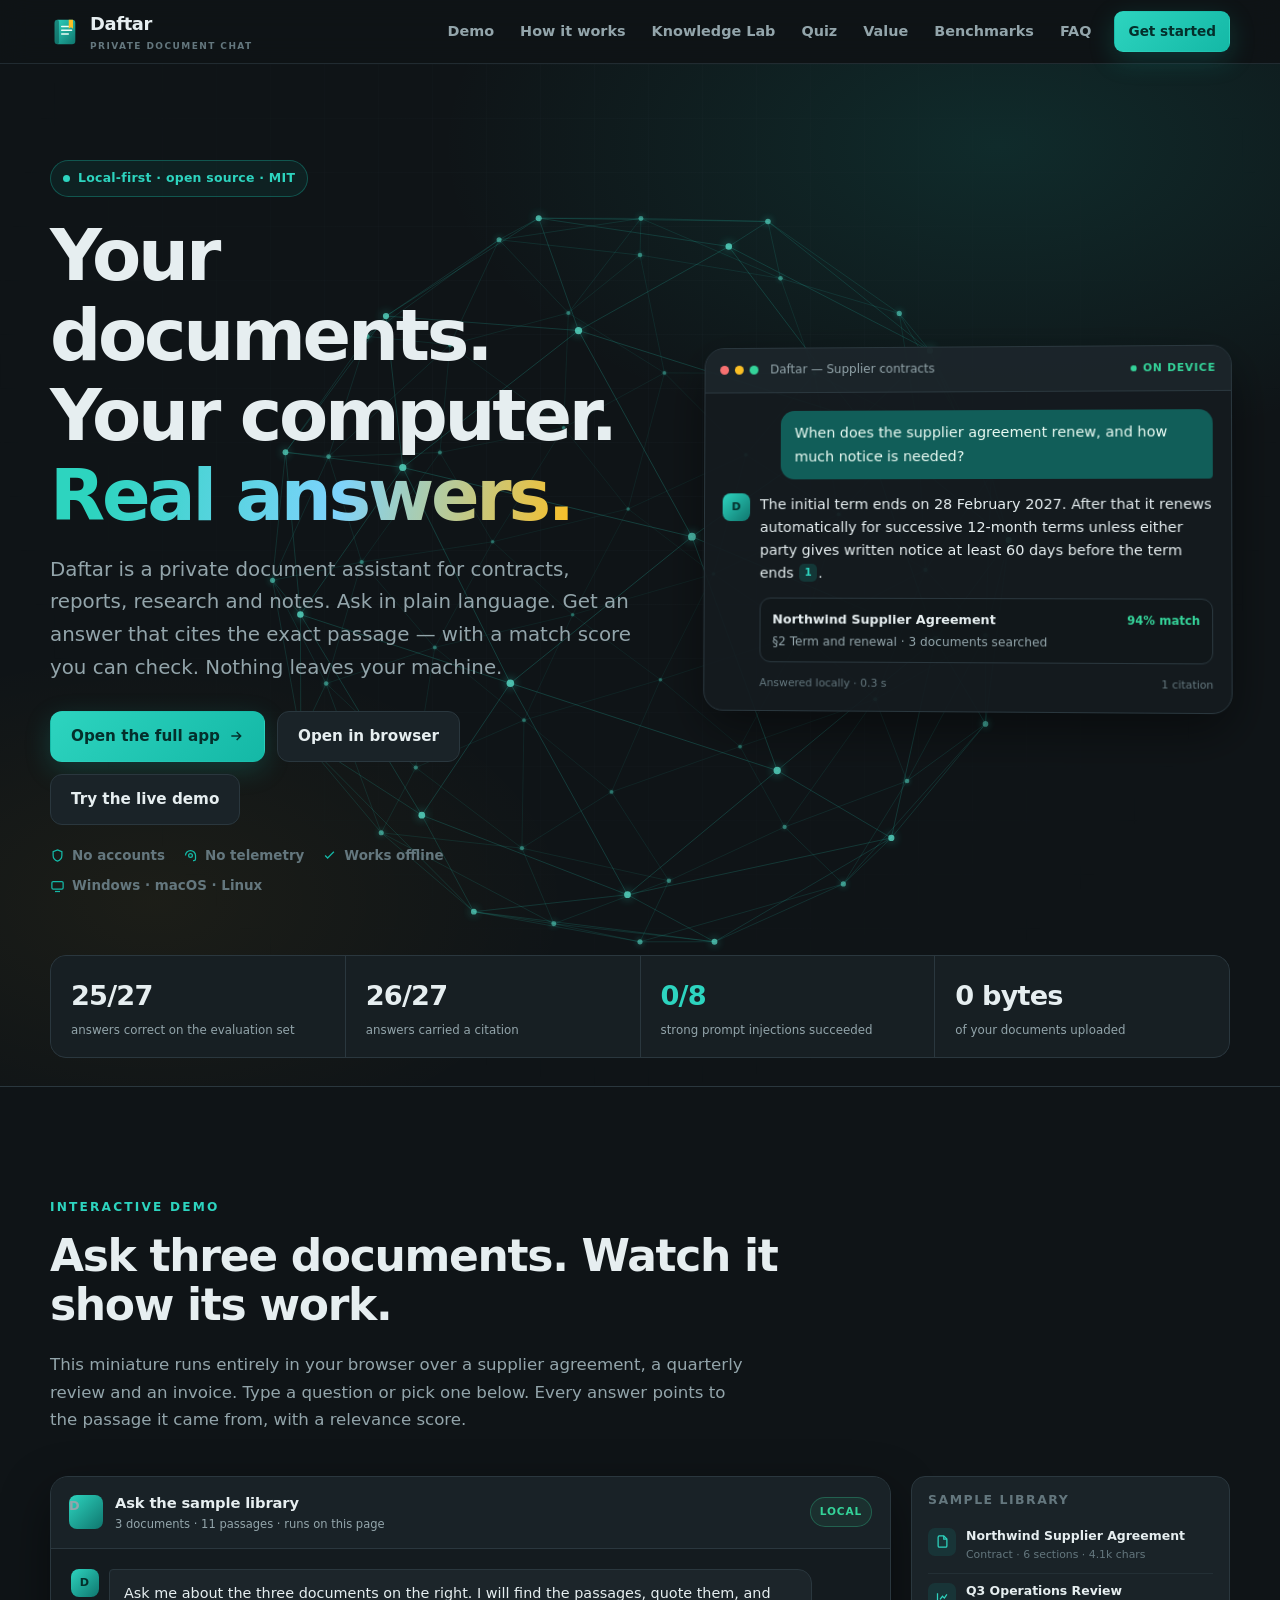
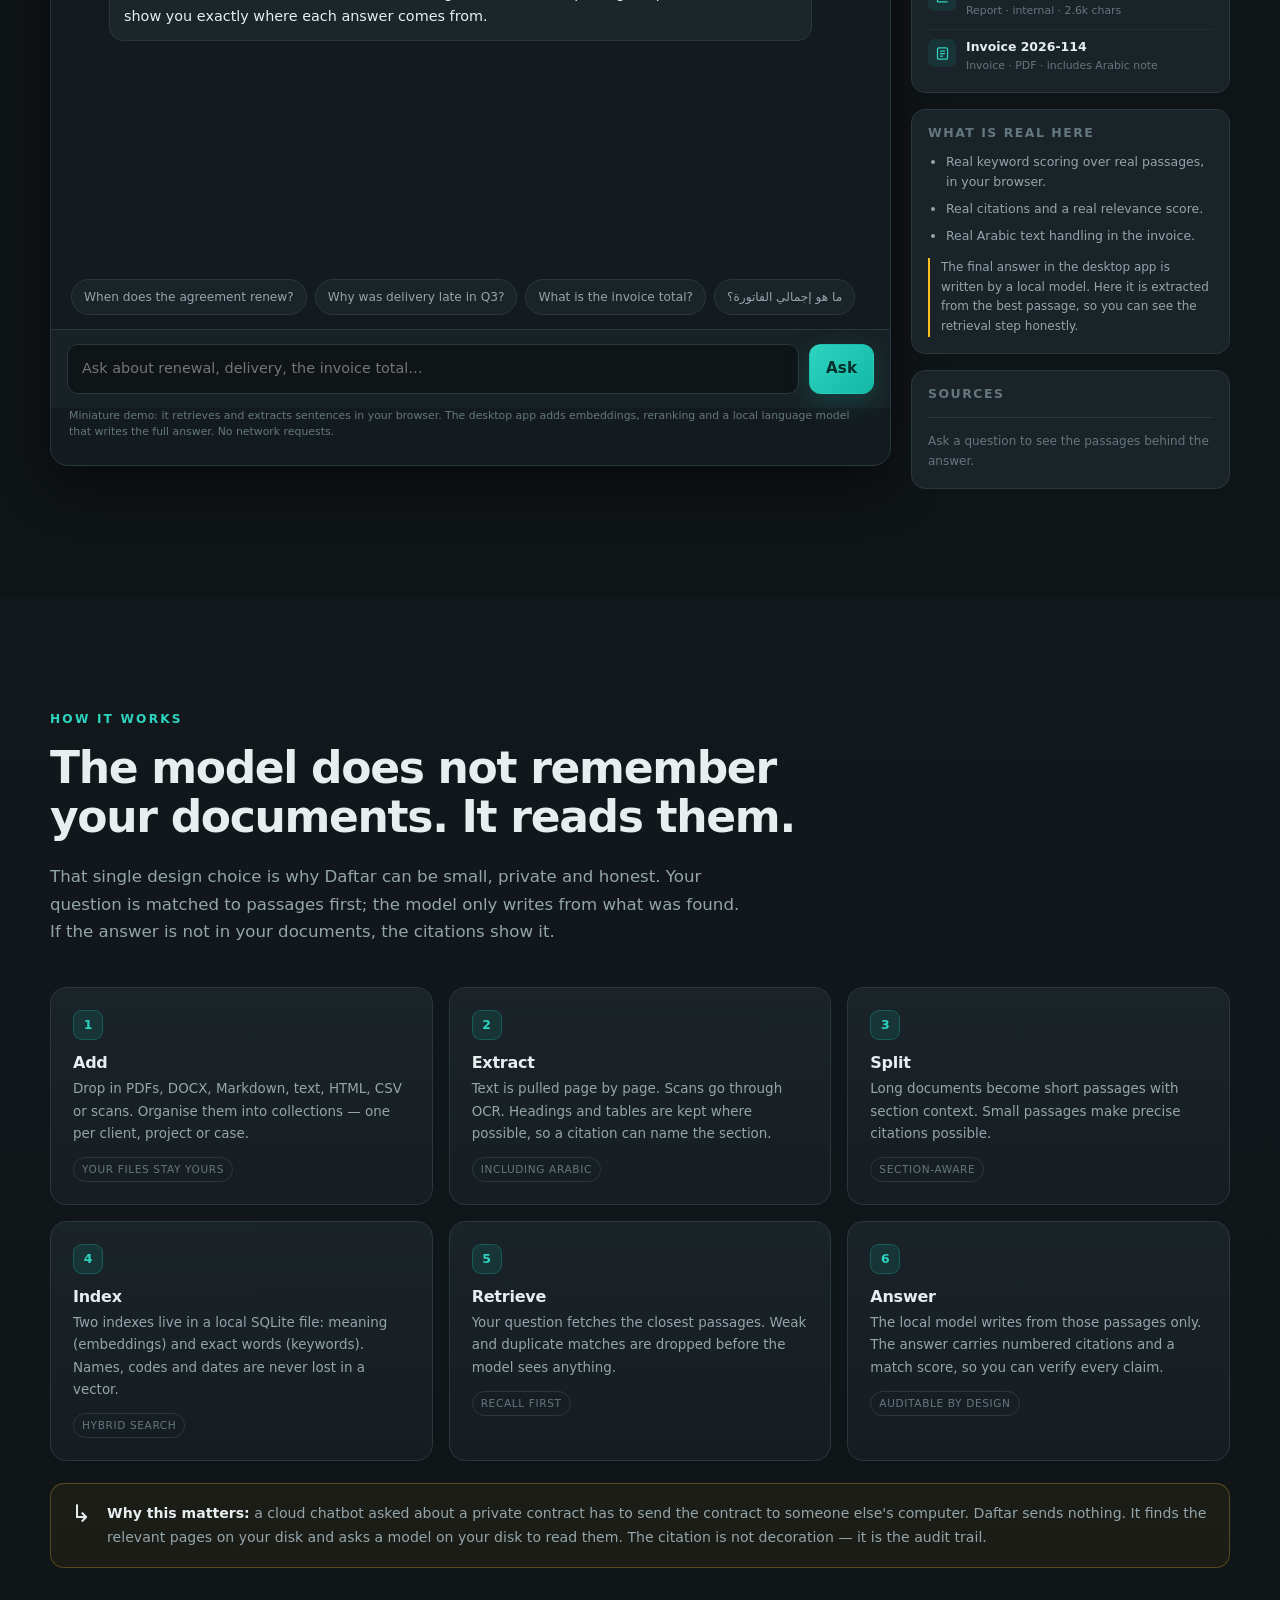
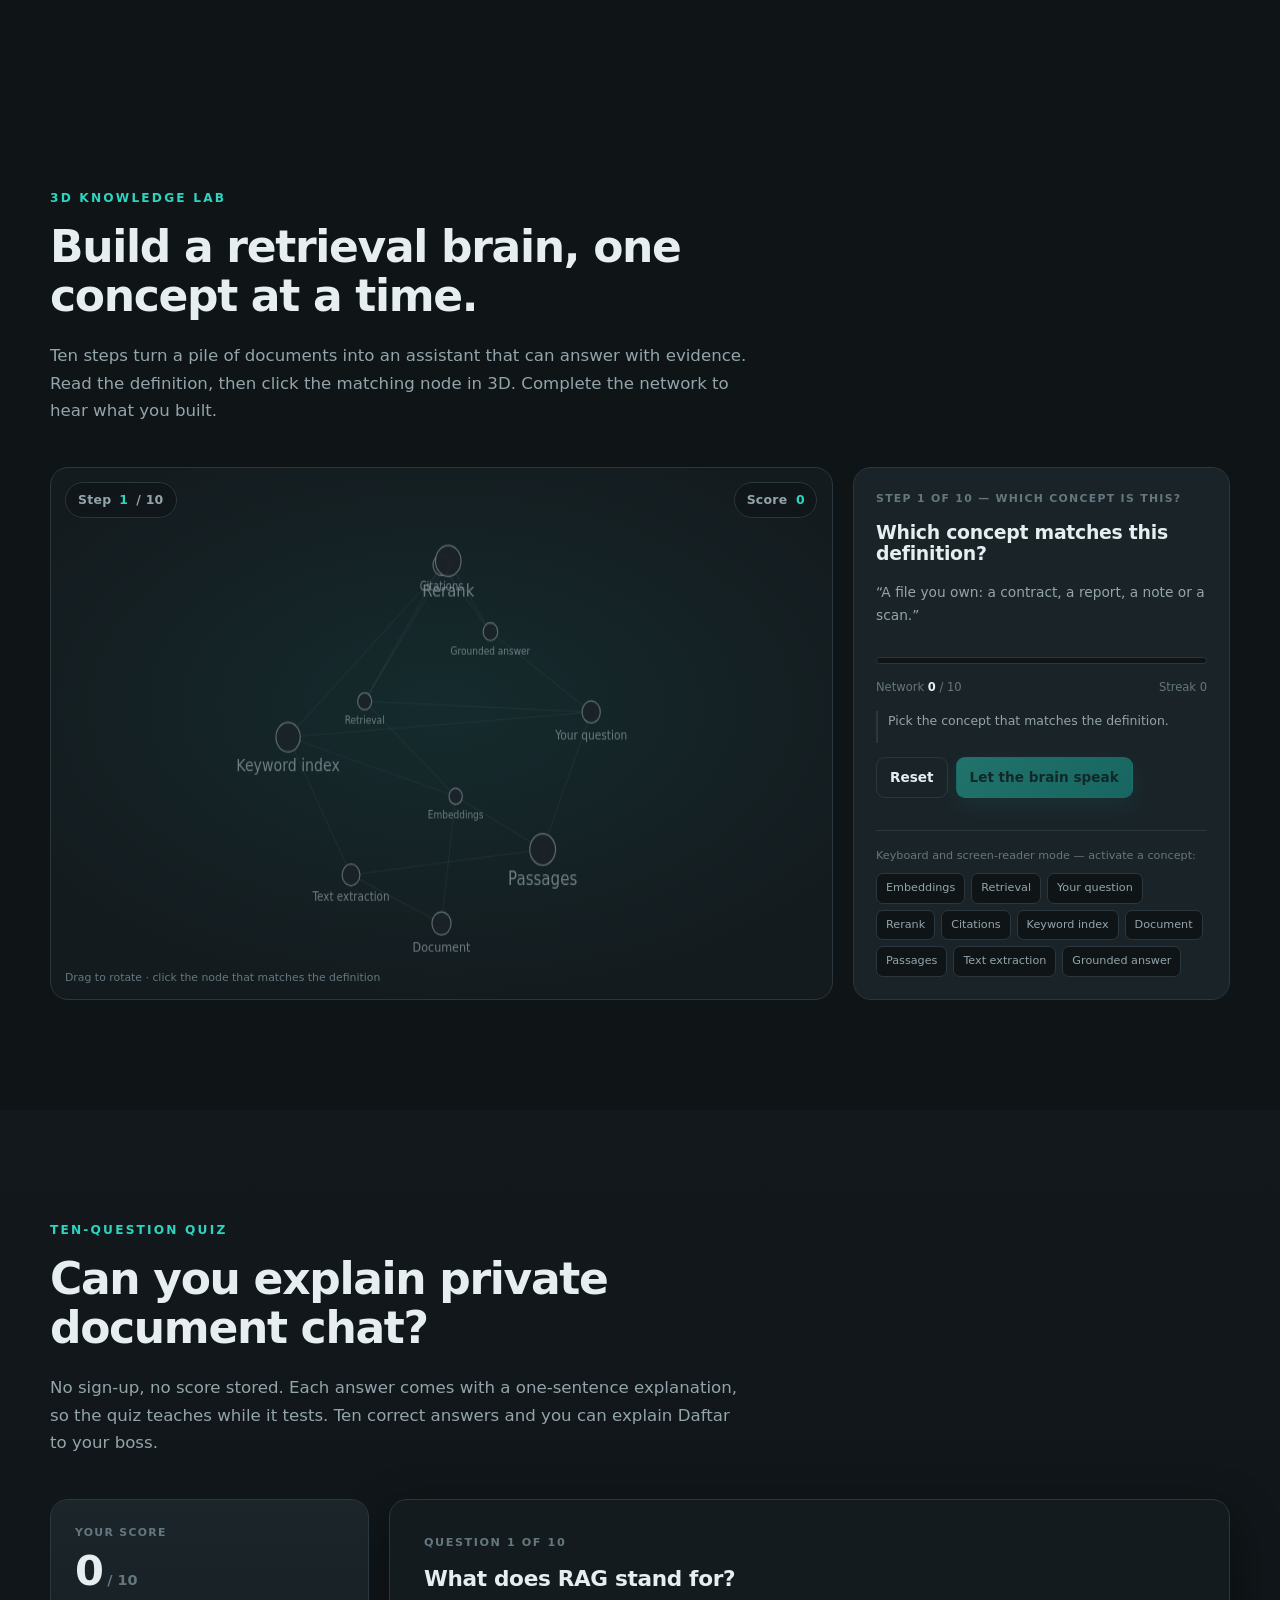
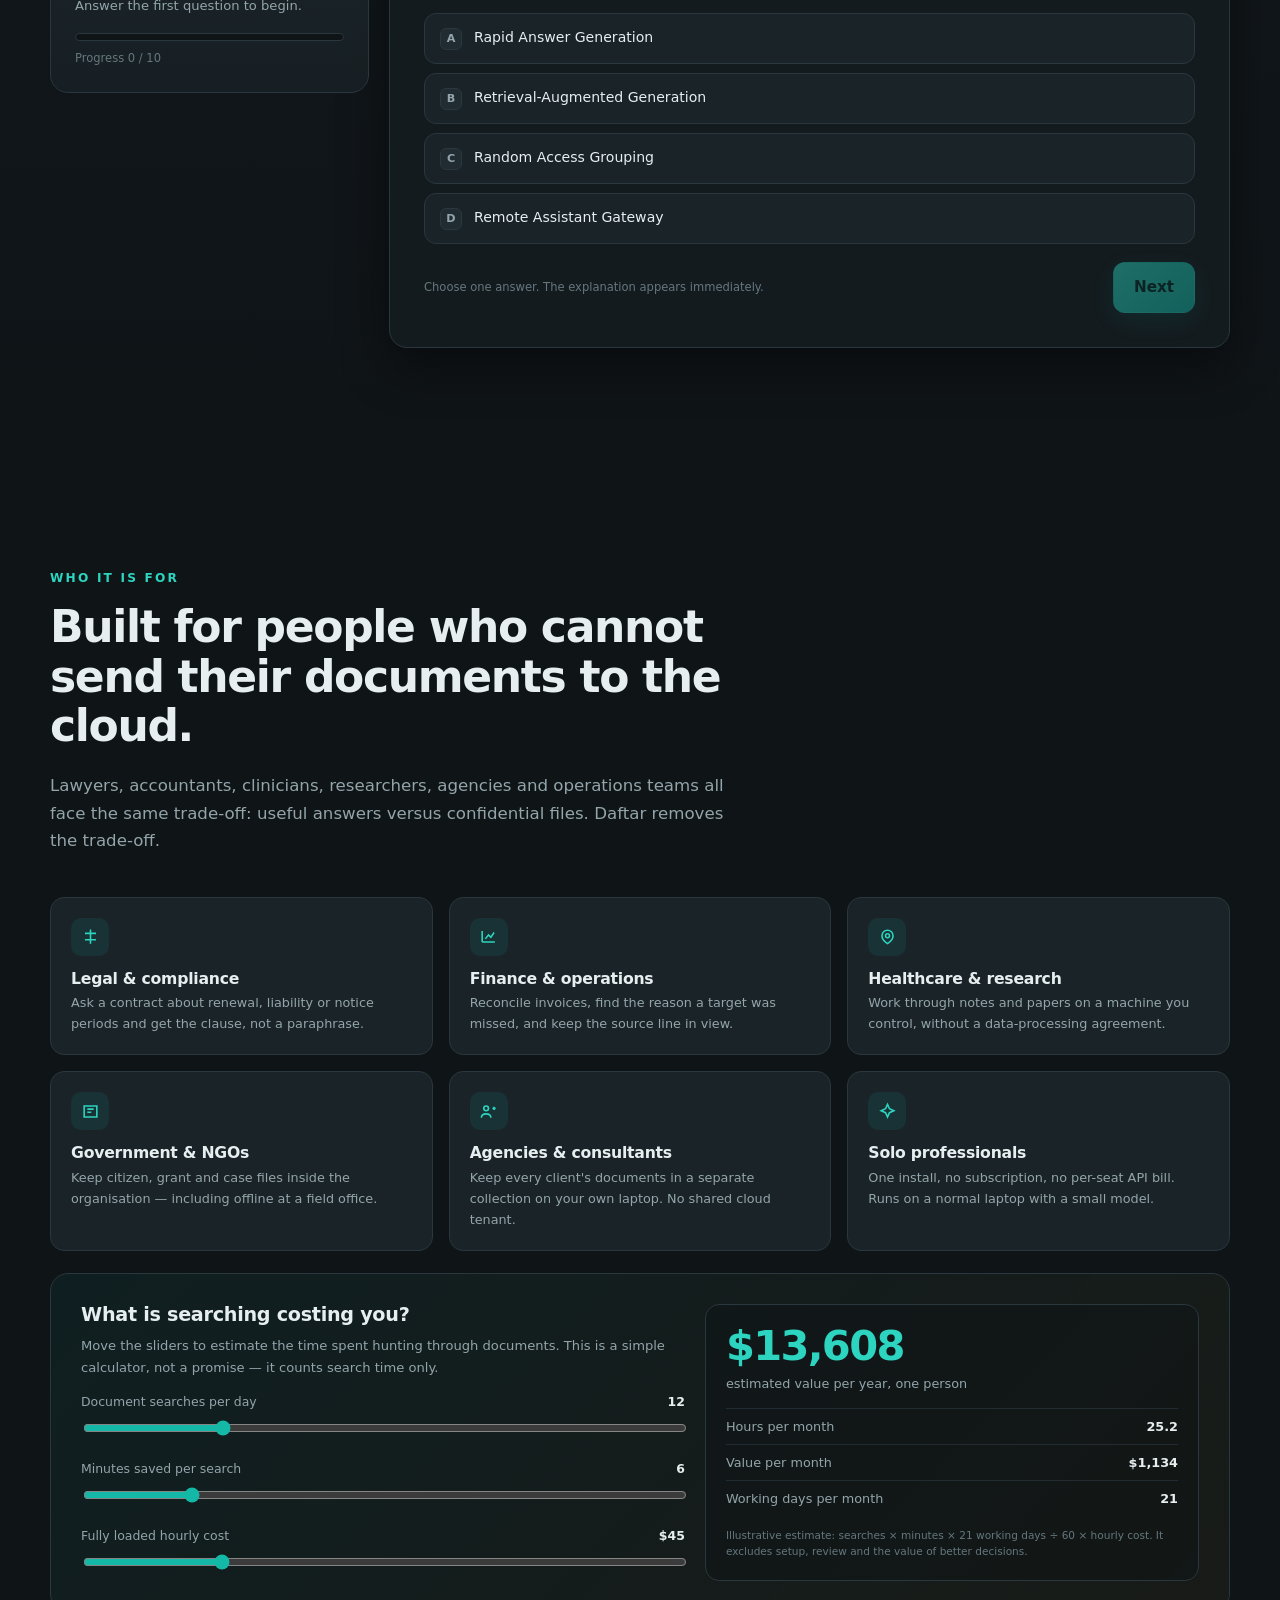
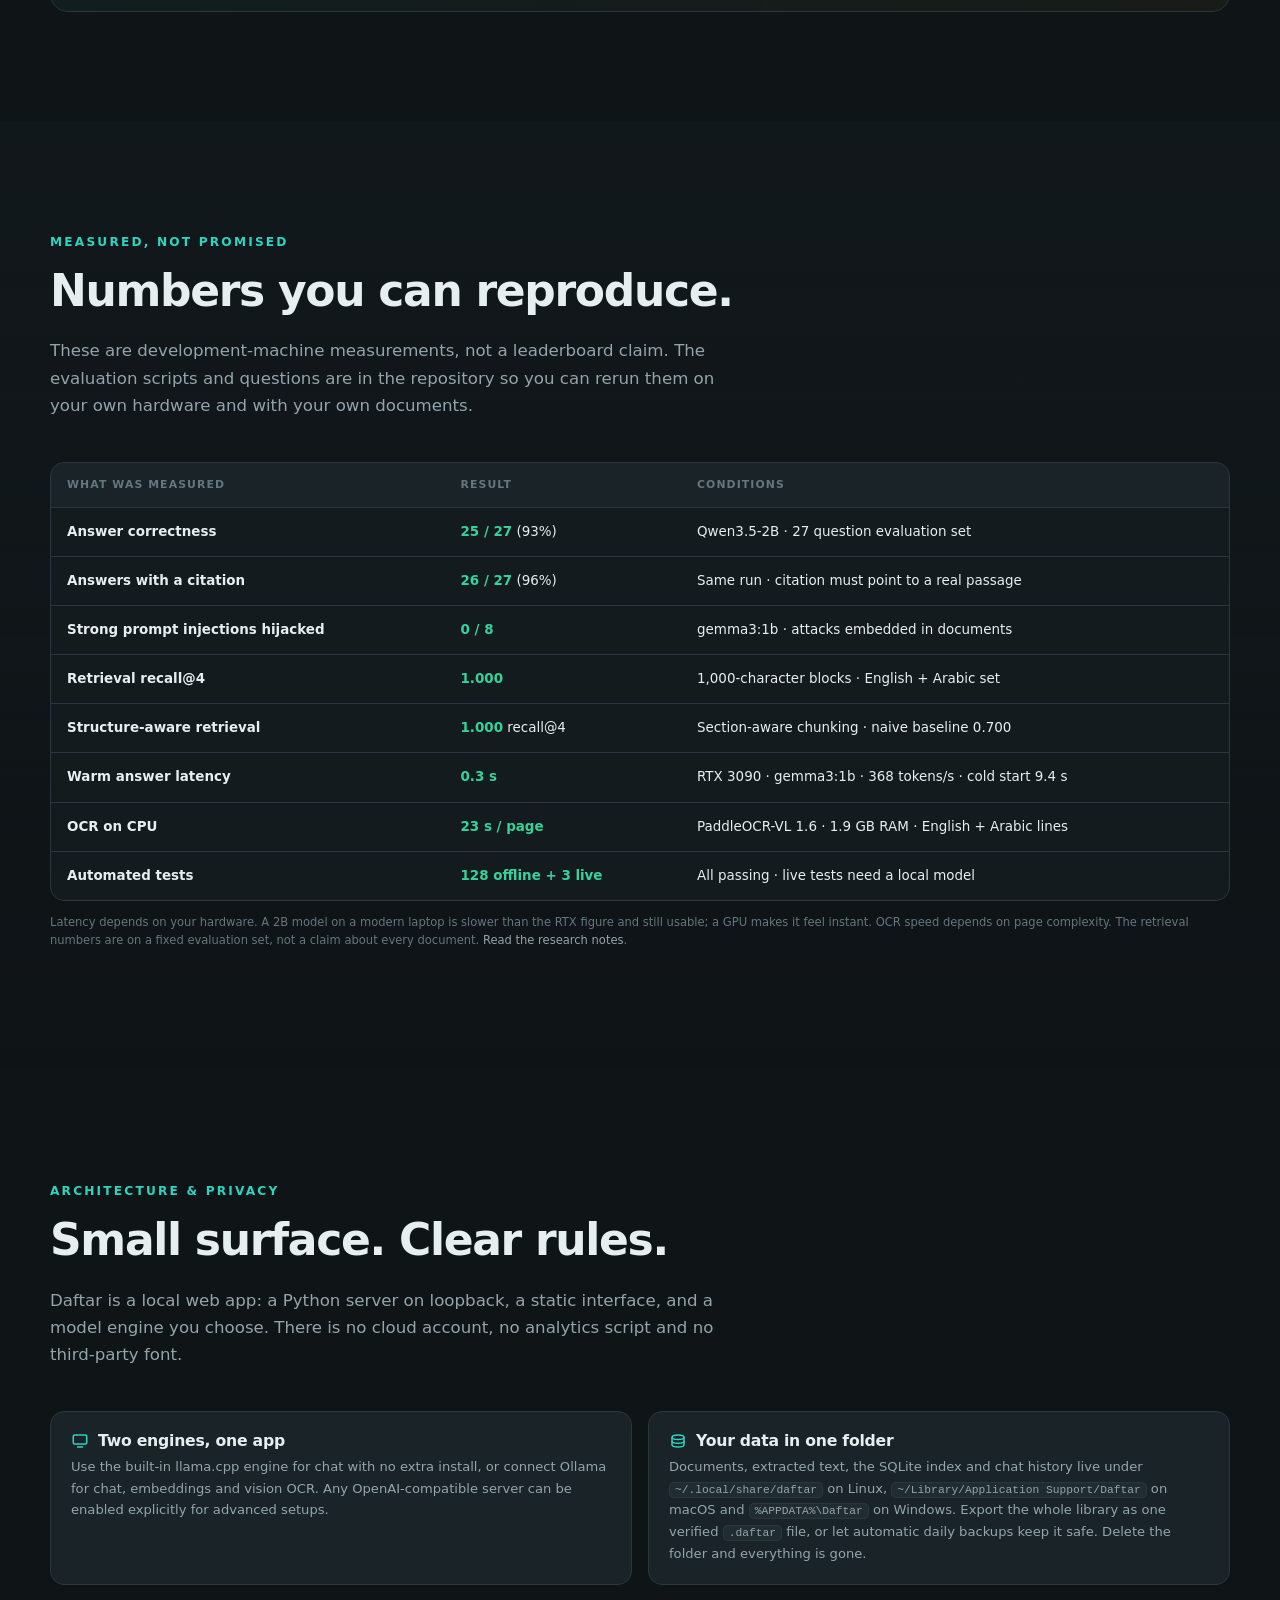
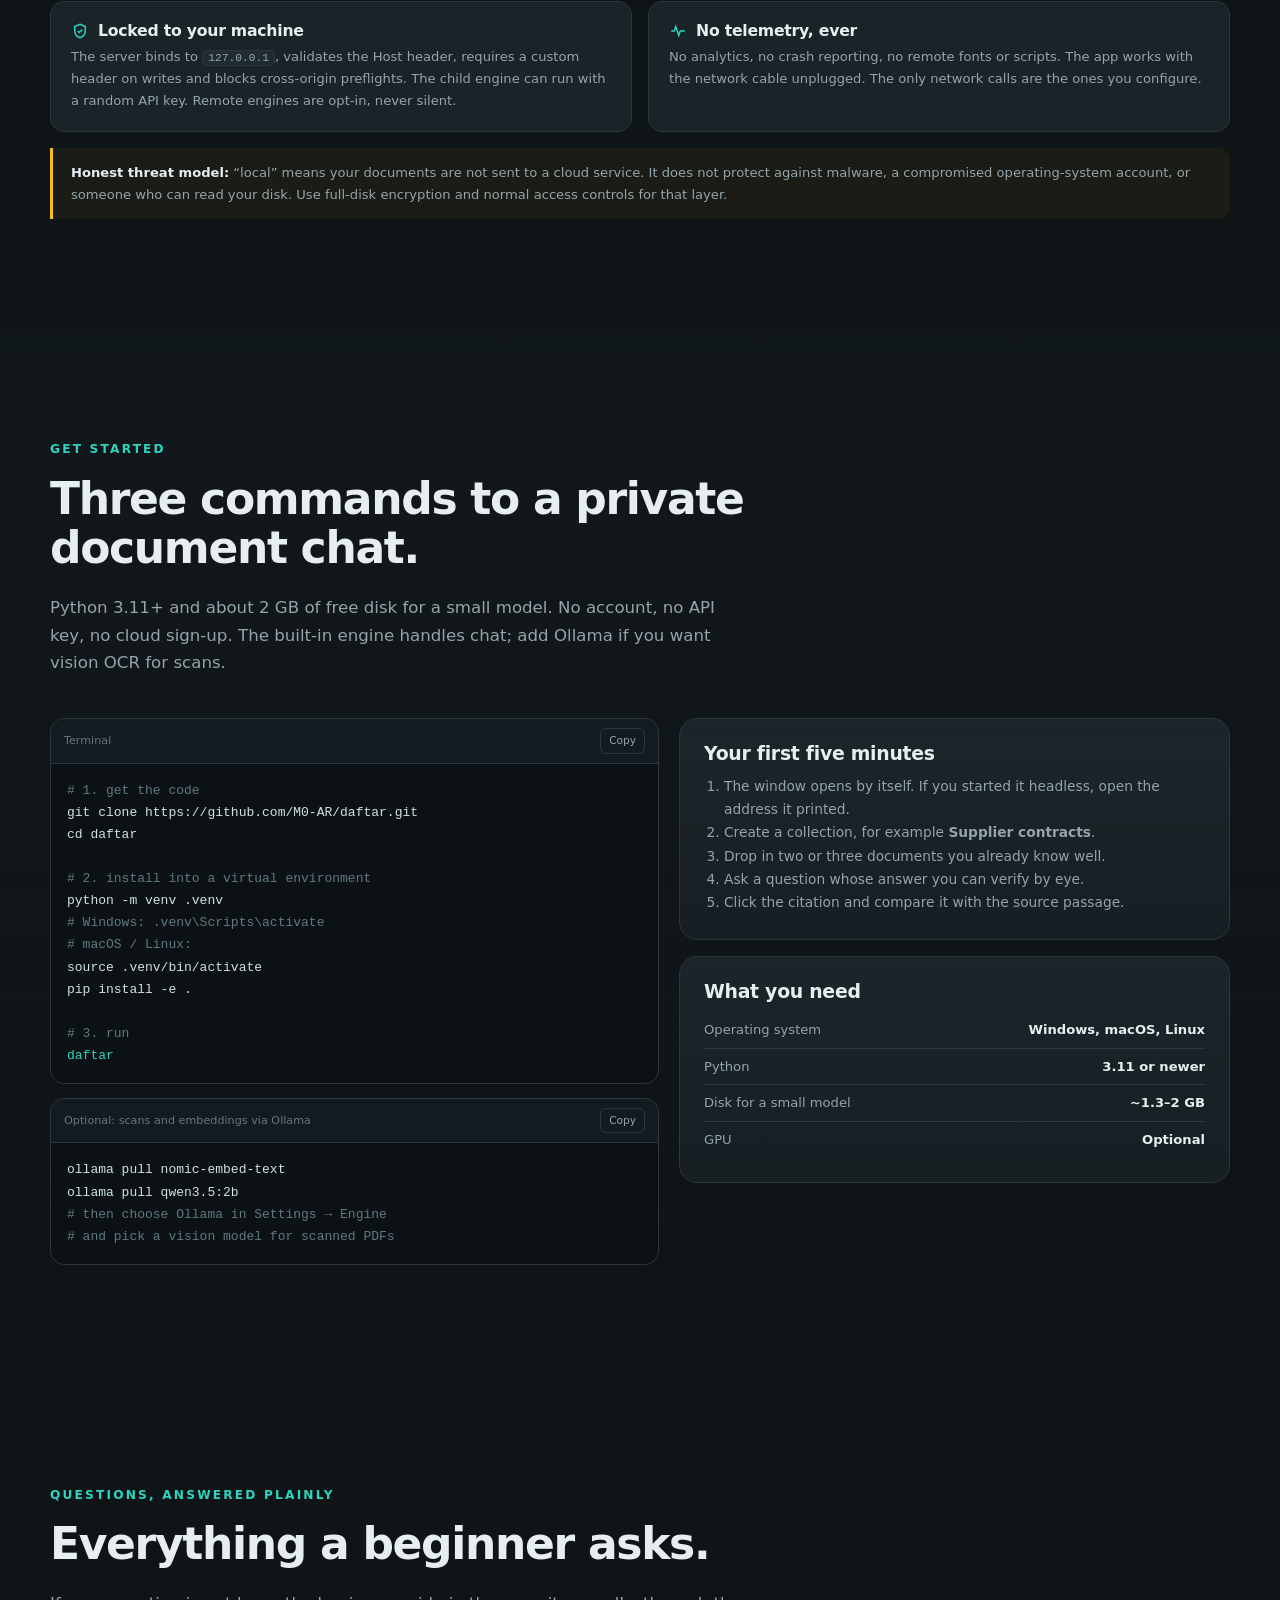
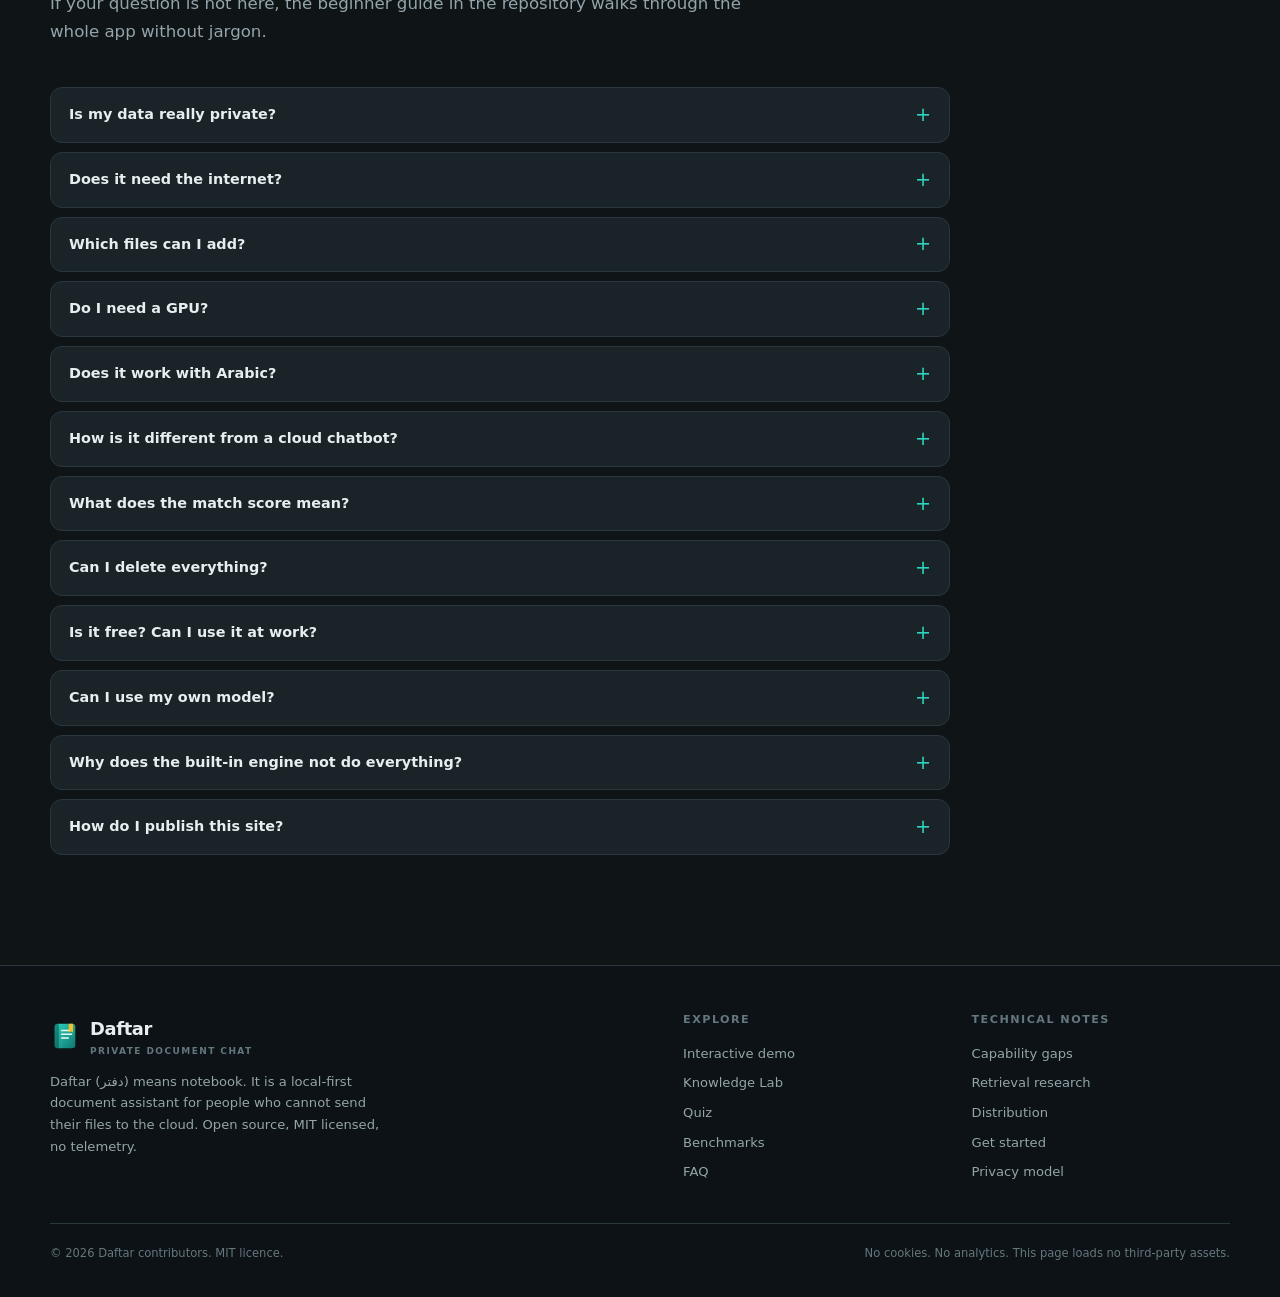
<file: docs/index.html>
<!doctype html>
<html lang="en">
<head>
<meta charset="utf-8">
<meta name="viewport" content="width=device-width, initial-scale=1">
<title>Daftar — private document chat on your own computer</title>
<meta name="description" content="Daftar is a local-first document assistant. Ask your contracts, reports and notes in plain language and get answers with the exact passage cited. No accounts, no telemetry, no uploads.">
<meta name="color-scheme" content="dark">
<link rel="canonical" href="https://m0-ar.github.io/daftar/">
<meta property="og:title" content="Daftar — your documents. Your computer. Real answers.">
<meta property="og:url" content="https://m0-ar.github.io/daftar/">
<meta property="og:site_name" content="Daftar">
<meta property="og:description" content="Private document chat with citations and match scores. Runs locally. Open source, MIT.">
<meta property="og:type" content="website">
<meta property="og:image" content="https://m0-ar.github.io/daftar/assets/social.png">
<meta property="og:image:width" content="1200">
<meta property="og:image:height" content="630">
<meta property="og:image:alt" content="Daftar showcase: your documents. Your computer. Real answers.">
<meta name="twitter:card" content="summary_large_image">
<meta name="twitter:image" content="https://m0-ar.github.io/daftar/assets/social.png">
<link rel="icon" href="data:image/svg+xml,%3Csvg xmlns='http://www.w3.org/2000/svg' viewBox='0 0 64 64'%3E%3Crect x='10' y='6' width='44' height='52' rx='7' fill='%2314b8a6'/%3E%3Cpath d='M25 20h21M25 28h21M25 36h14' stroke='%23ecfdf5' stroke-width='3.2' stroke-linecap='round'/%3E%3Cpath d='M40 6h9v19l-4.5-3.6L40 25z' fill='%23fbbf24'/%3E%3C/svg%3E">
<link rel="stylesheet" href="styles.css">
<script>document.documentElement.classList.add("js");</script>
</head>
<body>
<a class="skip" href="#main">Skip to content</a>
<header class="nav">
  <div class="nav-in">
    <a class="brand" href="#top" aria-label="Daftar home">
      <svg viewBox="0 0 64 64" aria-hidden="true"><defs><linearGradient id="lg1" x1="0" y1="0" x2="1" y2="1"><stop offset="0" stop-color="#2dd4bf"/><stop offset="1" stop-color="#0f766e"/></linearGradient></defs><rect x="10" y="6" width="44" height="52" rx="7" fill="url(#lg1)"/><rect x="10" y="6" width="9" height="52" rx="4" fill="#0b4f4a" opacity=".55"/><path d="M25 20h21M25 28h21M25 36h14" stroke="#ecfdf5" stroke-width="3.2" stroke-linecap="round"/><path d="M40 6h9v19l-4.5-3.6L40 25z" fill="#fbbf24"/></svg>
      <span>Daftar<small>private document chat</small></span>
    </a>
    <nav class="nav-links" aria-label="Main">
      <a href="#demo">Demo</a>
      <a href="#how">How it works</a>
      <a href="#lab">Knowledge Lab</a>
      <a href="#quiz" class="opt">Quiz</a>
      <a href="#value" class="opt">Value</a>
      <a href="#benchmarks">Benchmarks</a>
      <a href="#faq">FAQ</a>
      <a class="btn primary small nav-cta" href="#start">Get started</a>
    </nav>
    <button class="menu-btn" id="menuBtn" aria-expanded="false" aria-controls="mobileMenu" aria-label="Open menu">☰</button>
  </div>
</header>
<div class="mobile" id="mobileMenu">
  <a href="#demo">Demo</a>
  <a href="#how">How it works</a>
  <a href="#lab">Knowledge Lab</a>
  <a href="#quiz">Quiz</a>
  <a href="#value">Value</a>
  <a href="#benchmarks">Benchmarks</a>
  <a href="#faq">FAQ</a>
  <a href="#start">Get started</a>
</div>

<main id="main">
<section class="hero" id="top">
  <canvas id="heroCanvas" aria-hidden="true"></canvas>
  <div class="container hero-grid">
    <div class="hero-copy">
      <span class="badge"><span class="pulse"></span> Local-first · open source · MIT</span>
      <h1>Your documents.<br>Your computer.<br><span class="grad">Real answers.</span></h1>
      <p class="lead">Daftar is a private document assistant for contracts, reports, research and notes. Ask in plain language. Get an answer that cites the exact passage — with a match score you can check. Nothing leaves your machine.</p>
      <div class="hero-cta">
        <a class="btn primary" href="daftar://open" id="openApp">Open the full app
          <svg width="16" height="16" viewBox="0 0 24 24" fill="none" stroke="currentColor" stroke-width="2.2" aria-hidden="true"><path d="M5 12h14M13 6l6 6-6 6"/></svg>
        </a>
        <a class="btn" href="daftar://open?browser=1" id="openBrowser">Open in browser</a>
        <a class="btn" href="#demo">Try the live demo</a>
      </div>
      <div class="app-fallback" id="appFallback" role="status" aria-live="polite" hidden>
        <p><b>Daftar should be opening.</b> If it did not, your browser may be asking for permission — allow it. If Daftar is not installed yet, install it once, then press the button again.</p>
        <div class="app-fallback-actions">
          <a class="btn primary small" href="#start">Install Daftar</a>
          <a class="btn small" href="https://github.com/M0-AR/daftar">View the source</a>
        </div>
        <p class="app-fallback-note">Both buttons use a <code>daftar://</code> link that the desktop app registers on first launch. “Open in browser” starts only the local server and a tab; the demo below works without installing anything.</p>
      </div>
      <div class="trust">
        <span><svg viewBox="0 0 24 24" fill="none" stroke="currentColor" stroke-width="2" aria-hidden="true"><path d="M12 3l7 3v6c0 4.5-3 7.5-7 9-4-1.5-7-4.5-7-9V6l7-3z"/></svg>No accounts</span>
        <span><svg viewBox="0 0 24 24" fill="none" stroke="currentColor" stroke-width="2" aria-hidden="true"><path d="M4 12a8 8 0 1116 0v5a3 3 0 01-3 3h-1"/><circle cx="12" cy="12" r="3"/></svg>No telemetry</span>
        <span><svg viewBox="0 0 24 24" fill="none" stroke="currentColor" stroke-width="2" aria-hidden="true"><path d="M5 12l4 4L19 6"/></svg>Works offline</span>
        <span><svg viewBox="0 0 24 24" fill="none" stroke="currentColor" stroke-width="2" aria-hidden="true"><rect x="3" y="4" width="18" height="12" rx="2"/><path d="M8 20h8"/></svg>Windows · macOS · Linux</span>
      </div>
    </div>
    <div class="hero-card">
      <div class="window">
        <div class="win-bar">
          <span class="win-dots"><i></i><i></i><i></i></span>
          <span class="win-title">Daftar — Supplier contracts</span>
          <span class="win-live"><i></i>on device</span>
        </div>
        <div class="win-body">
          <div class="q-bubble">When does the supplier agreement renew, and how much notice is needed?</div>
          <div class="a-row">
            <span class="avatar">D</span>
            <div>
              <div class="a-text">The initial term ends on 28 February 2027. After that it renews automatically for successive 12-month terms unless either party gives written notice at least 60 days before the term ends <a class="cite" href="#demo" aria-label="See the source in the demo">1</a>.</div>
              <div class="mini-source">
                <div class="row"><b>Northwind Supplier Agreement</b><span class="match">94% match</span></div>
                <span>§2 Term and renewal · 3 documents searched</span>
              </div>
              <div class="mini-foot"><span>Answered locally · 0.3 s</span><span>1 citation</span></div>
            </div>
          </div>
        </div>
      </div>
    </div>
  </div>
  <div class="container">
    <div class="metrics reveal">
      <div class="metric"><b>25/27</b><span>answers correct on the evaluation set</span></div>
      <div class="metric"><b>26/27</b><span>answers carried a citation</span></div>
      <div class="metric"><b><em>0/8</em></b><span>strong prompt injections succeeded</span></div>
      <div class="metric"><b>0 bytes</b><span>of your documents uploaded</span></div>
    </div>
  </div>
</section>

<section class="section" id="demo">
  <div class="container">
    <div class="section-head reveal">
      <div class="eyebrow">Interactive demo</div>
      <h2>Ask three documents. Watch it show its work.</h2>
      <p>This miniature runs entirely in your browser over a supplier agreement, a quarterly review and an invoice. Type a question or pick one below. Every answer points to the passage it came from, with a relevance score.</p>
    </div>
    <div class="demo-wrap reveal">
      <div class="chat-card">
        <div class="chat-head">
          <span class="avatar">D</span>
          <div><b>Ask the sample library</b><span>3 documents · 11 passages · runs on this page</span></div>
          <span class="local">Local</span>
        </div>
        <div class="chat-log" id="chatLog" aria-live="polite" aria-label="Demo conversation"></div>
        <div class="suggest" id="suggestions"></div>
        <form class="chat-form" id="chatForm">
          <label class="sr-only" for="chatInput">Ask a question about the sample documents</label>
          <input id="chatInput" type="text" autocomplete="off" placeholder="Ask about renewal, delivery, the invoice total…">
          <button class="btn primary" type="submit" id="sendBtn">Ask</button>
        </form>
        <p class="chat-note">Miniature demo: it retrieves and extracts sentences in your browser. The desktop app adds embeddings, reranking and a local language model that writes the full answer. No network requests.</p>
      </div>
      <aside class="side-stack">
        <div class="side-card">
          <h4>Sample library</h4>
          <div class="doc-item"><span class="ico"><svg width="15" height="15" viewBox="0 0 24 24" fill="none" stroke="currentColor" stroke-width="2" aria-hidden="true"><path d="M14 3H7a2 2 0 00-2 2v14a2 2 0 002 2h10a2 2 0 002-2V8z"/><path d="M14 3v5h5"/></svg></span><div><b>Northwind Supplier Agreement</b><span>Contract · 6 sections · 4.1k chars</span></div></div>
          <div class="doc-item"><span class="ico"><svg width="15" height="15" viewBox="0 0 24 24" fill="none" stroke="currentColor" stroke-width="2" aria-hidden="true"><path d="M4 19V5M4 19h16"/><path d="M8 15l4-5 3 3 4-6"/></svg></span><div><b>Q3 Operations Review</b><span>Report · internal · 2.6k chars</span></div></div>
          <div class="doc-item"><span class="ico"><svg width="15" height="15" viewBox="0 0 24 24" fill="none" stroke="currentColor" stroke-width="2" aria-hidden="true"><rect x="4" y="3" width="16" height="18" rx="2"/><path d="M8 8h8M8 12h8M8 16h5"/></svg></span><div><b>Invoice 2026-114</b><span>Invoice · PDF · includes Arabic note</span></div></div>
        </div>
        <div class="side-card">
          <h4>What is real here</h4>
          <ul>
            <li>Real keyword scoring over real passages, in your browser.</li>
            <li>Real citations and a real relevance score.</li>
            <li>Real Arabic text handling in the invoice.</li>
          </ul>
          <div class="honest">The final answer in the desktop app is written by a local model. Here it is extracted from the best passage, so you can see the retrieval step honestly.</div>
        </div>
        <div class="side-card">
          <h4>Sources</h4>
          <div class="sources" id="demoSources"><p style="color:var(--faint);font-size:.75rem;margin:0">Ask a question to see the passages behind the answer.</p></div>
        </div>
      </aside>
    </div>
  </div>
</section>

<section class="section alt" id="how">
  <div class="container">
    <div class="section-head reveal">
      <div class="eyebrow">How it works</div>
      <h2>The model does not remember your documents. It reads them.</h2>
      <p>That single design choice is why Daftar can be small, private and honest. Your question is matched to passages first; the model only writes from what was found. If the answer is not in your documents, the citations show it.</p>
    </div>
    <div class="pipeline reveal">
      <div class="step"><div class="num">1</div><h3>Add</h3><p>Drop in PDFs, DOCX, Markdown, text, HTML, CSV or scans. Organise them into collections — one per client, project or case.</p><span class="tag">your files stay yours</span></div>
      <div class="step"><div class="num">2</div><h3>Extract</h3><p>Text is pulled page by page. Scans go through OCR. Headings and tables are kept where possible, so a citation can name the section.</p><span class="tag">including Arabic</span></div>
      <div class="step"><div class="num">3</div><h3>Split</h3><p>Long documents become short passages with section context. Small passages make precise citations possible.</p><span class="tag">section-aware</span></div>
      <div class="step"><div class="num">4</div><h3>Index</h3><p>Two indexes live in a local SQLite file: meaning (embeddings) and exact words (keywords). Names, codes and dates are never lost in a vector.</p><span class="tag">hybrid search</span></div>
      <div class="step"><div class="num">5</div><h3>Retrieve</h3><p>Your question fetches the closest passages. Weak and duplicate matches are dropped before the model sees anything.</p><span class="tag">recall first</span></div>
      <div class="step"><div class="num">6</div><h3>Answer</h3><p>The local model writes from those passages only. The answer carries numbered citations and a match score, so you can verify every claim.</p><span class="tag">auditable by design</span></div>
    </div>
    <div class="callout reveal">
      <span class="big" aria-hidden="true">↳</span>
      <p><b>Why this matters:</b> a cloud chatbot asked about a private contract has to send the contract to someone else's computer. Daftar sends nothing. It finds the relevant pages on your disk and asks a model on your disk to read them. The citation is not decoration — it is the audit trail.</p>
    </div>
  </div>
</section>

<section class="section" id="lab">
  <div class="container">
    <div class="section-head reveal">
      <div class="eyebrow">3D Knowledge Lab</div>
      <h2>Build a retrieval brain, one concept at a time.</h2>
      <p>Ten steps turn a pile of documents into an assistant that can answer with evidence. Read the definition, then click the matching node in 3D. Complete the network to hear what you built.</p>
    </div>
    <div class="lab-wrap reveal">
      <div class="lab-stage">
        <div class="lab-top">
          <span class="badge">Step <b id="labStep">1</b> / 10</span>
          <span class="badge" id="labScoreBadge">Score <b id="labScore">0</b></span>
        </div>
        <canvas id="labCanvas" role="img" aria-label="A three-dimensional network of ten concept nodes. Use the concept buttons below the canvas to play with a keyboard or screen reader."></canvas>
        <span class="lab-hint">Drag to rotate · click the node that matches the definition</span>
      </div>
      <div class="lab-panel">
        <div class="q" id="labQuestion">Which concept comes first?</div>
        <h3 id="labTitle">Read the definition, then click the node</h3>
        <p class="desc" id="labDesc">Every step is a real part of the pipeline. The network grows as you get them right.</p>
        <div class="lab-progress" aria-hidden="true"><i id="labBar"></i></div>
        <div class="lab-meta"><span>Network <b id="labBuilt">0</b> / 10</span><span id="labStreak">Streak 0</span></div>
        <div class="lab-feedback" id="labFeedback" aria-live="polite">Pick the concept that matches the definition.</div>
        <div class="lab-actions">
          <button class="btn small" id="labReset" type="button">Reset</button>
          <button class="btn primary small" id="labSpeak" type="button" disabled>Let the brain speak</button>
        </div>
        <div class="transcript" id="labTranscript" aria-live="polite"></div>
        <div class="lab-keys">
          <p>Keyboard and screen-reader mode — activate a concept:</p>
          <div class="keys" id="labKeys"></div>
        </div>
      </div>
    </div>
  </div>
</section>

<section class="section alt" id="quiz">
  <div class="container">
    <div class="section-head reveal">
      <div class="eyebrow">Ten-question quiz</div>
      <h2>Can you explain private document chat?</h2>
      <p>No sign-up, no score stored. Each answer comes with a one-sentence explanation, so the quiz teaches while it tests. Ten correct answers and you can explain Daftar to your boss.</p>
    </div>
    <div class="quiz-wrap reveal">
      <aside class="quiz-side">
        <div><div style="font-size:.68rem;letter-spacing:.12em;text-transform:uppercase;color:var(--faint);font-weight:800">Your score</div>
        <div class="score"><span id="quizScore">0</span><small> / 10</small></div>
        <p id="quizTier">Answer the first question to begin.</p></div>
        <div class="bar" aria-hidden="true"><i id="quizBar"></i></div>
        <p style="font-size:.72rem;color:var(--faint);margin:0">Progress <span id="quizProgress">0 / 10</span></p>
      </aside>
      <div class="quiz-card" id="quizCard" aria-live="polite"></div>
    </div>
  </div>
</section>

<section class="section" id="value">
  <div class="container">
    <div class="section-head reveal">
      <div class="eyebrow">Who it is for</div>
      <h2>Built for people who cannot send their documents to the cloud.</h2>
      <p>Lawyers, accountants, clinicians, researchers, agencies and operations teams all face the same trade-off: useful answers versus confidential files. Daftar removes the trade-off.</p>
    </div>
    <div class="value-grid reveal">
      <div class="value-card"><div class="ico"><svg width="19" height="19" viewBox="0 0 24 24" fill="none" stroke="currentColor" stroke-width="2" aria-hidden="true"><path d="M12 3v18M5 8h14M5 16h14"/></svg></div><h3>Legal &amp; compliance</h3><p>Ask a contract about renewal, liability or notice periods and get the clause, not a paraphrase.</p></div>
      <div class="value-card"><div class="ico"><svg width="19" height="19" viewBox="0 0 24 24" fill="none" stroke="currentColor" stroke-width="2" aria-hidden="true"><path d="M4 19V5M4 19h16"/><path d="M8 15l4-5 3 3 4-6"/></svg></div><h3>Finance &amp; operations</h3><p>Reconcile invoices, find the reason a target was missed, and keep the source line in view.</p></div>
      <div class="value-card"><div class="ico"><svg width="19" height="19" viewBox="0 0 24 24" fill="none" stroke="currentColor" stroke-width="2" aria-hidden="true"><path d="M12 21s-7-4.4-7-10a7 7 0 1114 0c0 5.6-7 10-7 10z"/><circle cx="12" cy="11" r="2.5"/></svg></div><h3>Healthcare &amp; research</h3><p>Work through notes and papers on a machine you control, without a data-processing agreement.</p></div>
      <div class="value-card"><div class="ico"><svg width="19" height="19" viewBox="0 0 24 24" fill="none" stroke="currentColor" stroke-width="2" aria-hidden="true"><path d="M4 5h16v14H4z"/><path d="M8 9h8M8 13h5"/></svg></div><h3>Government &amp; NGOs</h3><p>Keep citizen, grant and case files inside the organisation — including offline at a field office.</p></div>
      <div class="value-card"><div class="ico"><svg width="19" height="19" viewBox="0 0 24 24" fill="none" stroke="currentColor" stroke-width="2" aria-hidden="true"><circle cx="9" cy="8" r="3"/><path d="M3 20c0-3 2.5-5 6-5s6 2 6 5"/><path d="M17 8h4M19 6v4"/></svg></div><h3>Agencies &amp; consultants</h3><p>Keep every client's documents in a separate collection on your own laptop. No shared cloud tenant.</p></div>
      <div class="value-card"><div class="ico"><svg width="19" height="19" viewBox="0 0 24 24" fill="none" stroke="currentColor" stroke-width="2" aria-hidden="true"><path d="M12 3l2.5 5.5L20 11l-5.5 2.5L12 19l-2.5-5.5L4 11l5.5-2.5z"/></svg></div><h3>Solo professionals</h3><p>One install, no subscription, no per-seat API bill. Runs on a normal laptop with a small model.</p></div>
    </div>
    <div class="roi reveal">
      <div>
        <h3>What is searching costing you?</h3>
        <p>Move the sliders to estimate the time spent hunting through documents. This is a simple calculator, not a promise — it counts search time only.</p>
        <div class="roi-fields">
          <div class="field"><label for="roiSearches">Document searches per day <b id="roiSearchesOut">12</b></label><input id="roiSearches" type="range" min="1" max="50" value="12"></div>
          <div class="field"><label for="roiMinutes">Minutes saved per search <b id="roiMinutesOut">6</b></label><input id="roiMinutes" type="range" min="1" max="30" value="6"></div>
          <div class="field"><label for="roiRate">Fully loaded hourly cost <b id="roiRateOut">$45</b></label><input id="roiRate" type="range" min="15" max="150" step="5" value="45"></div>
        </div>
      </div>
      <div class="roi-out">
        <div class="big" id="roiYear">$13,608</div>
        <div class="sub">estimated value per year, one person</div>
        <div class="line"><span>Hours per month</span><b id="roiHours">25.2</b></div>
        <div class="line"><span>Value per month</span><b id="roiMonth">$1,134</b></div>
        <div class="line"><span>Working days per month</span><b>21</b></div>
        <p class="fine">Illustrative estimate: searches × minutes × 21 working days ÷ 60 × hourly cost. It excludes setup, review and the value of better decisions.</p>
      </div>
    </div>
  </div>
</section>

<section class="section alt" id="benchmarks">
  <div class="container">
    <div class="section-head reveal">
      <div class="eyebrow">Measured, not promised</div>
      <h2>Numbers you can reproduce.</h2>
      <p>These are development-machine measurements, not a leaderboard claim. The evaluation scripts and questions are in the repository so you can rerun them on your own hardware and with your own documents.</p>
    </div>
    <div class="table-wrap reveal">
      <table>
        <thead><tr><th>What was measured</th><th>Result</th><th>Conditions</th></tr></thead>
        <tbody>
          <tr><td><b>Answer correctness</b></td><td><span class="good">25 / 27</span> (93%)</td><td class="muted">Qwen3.5-2B · 27 question evaluation set</td></tr>
          <tr><td><b>Answers with a citation</b></td><td><span class="good">26 / 27</span> (96%)</td><td class="muted">Same run · citation must point to a real passage</td></tr>
          <tr><td><b>Strong prompt injections hijacked</b></td><td><span class="good">0 / 8</span></td><td class="muted">gemma3:1b · attacks embedded in documents</td></tr>
          <tr><td><b>Retrieval recall@4</b></td><td><span class="good">1.000</span></td><td class="muted">1,000-character blocks · English + Arabic set</td></tr>
          <tr><td><b>Structure-aware retrieval</b></td><td><span class="good">1.000</span> recall@4</td><td class="muted">Section-aware chunking · naive baseline 0.700</td></tr>
          <tr><td><b>Warm answer latency</b></td><td><span class="good">0.3 s</span></td><td class="muted">RTX 3090 · gemma3:1b · 368 tokens/s · cold start 9.4 s</td></tr>
          <tr><td><b>OCR on CPU</b></td><td><span class="good">23 s / page</span></td><td class="muted">PaddleOCR-VL 1.6 · 1.9 GB RAM · English + Arabic lines</td></tr>
          <tr><td><b>Automated tests</b></td><td><span class="good">128 offline + 3 live</span></td><td class="muted">All passing · live tests need a local model</td></tr>
        </tbody>
      </table>
    </div>
    <p class="method reveal">Latency depends on your hardware. A 2B model on a modern laptop is slower than the RTX figure and still usable; a GPU makes it feel instant. OCR speed depends on page complexity. The retrieval numbers are on a fixed evaluation set, not a claim about every document. <a href="research.html">Read the research notes</a>.</p>
  </div>
</section>

<section class="section" id="architecture">
  <div class="container">
    <div class="section-head reveal">
      <div class="eyebrow">Architecture &amp; privacy</div>
      <h2>Small surface. Clear rules.</h2>
      <p>Daftar is a local web app: a Python server on loopback, a static interface, and a model engine you choose. There is no cloud account, no analytics script and no third-party font.</p>
    </div>
    <div class="arch-grid reveal">
      <div class="arch-card"><h3><svg viewBox="0 0 24 24" fill="none" stroke="currentColor" stroke-width="2" aria-hidden="true"><rect x="3" y="4" width="18" height="12" rx="2"/><path d="M8 20h8"/></svg>Two engines, one app</h3><p>Use the built-in llama.cpp engine for chat with no extra install, or connect Ollama for chat, embeddings and vision OCR. Any OpenAI-compatible server can be enabled explicitly for advanced setups.</p></div>
      <div class="arch-card"><h3><svg viewBox="0 0 24 24" fill="none" stroke="currentColor" stroke-width="2" aria-hidden="true"><path d="M4 7c0-1.7 3.6-3 8-3s8 1.3 8 3-3.6 3-8 3-8-1.3-8-3z"/><path d="M4 7v10c0 1.7 3.6 3 8 3s8-1.3 8-3V7"/><path d="M4 12c0 1.7 3.6 3 8 3s8-1.3 8-3"/></svg>Your data in one folder</h3><p>Documents, extracted text, the SQLite index and chat history live under <code>~/.local/share/daftar</code> on Linux, <code>~/Library/Application Support/Daftar</code> on macOS and <code>%APPDATA%\Daftar</code> on Windows. Export the whole library as one verified <code>.daftar</code> file, or let automatic daily backups keep it safe. Delete the folder and everything is gone.</p></div>
      <div class="arch-card"><h3><svg viewBox="0 0 24 24" fill="none" stroke="currentColor" stroke-width="2" aria-hidden="true"><path d="M12 3l7 3v6c0 4.5-3 7.5-7 9-4-1.5-7-4.5-7-9V6l7-3z"/><path d="M9 12l2 2 4-4"/></svg>Locked to your machine</h3><p>The server binds to <code>127.0.0.1</code>, validates the Host header, requires a custom header on writes and blocks cross-origin preflights. The child engine can run with a random API key. Remote engines are opt-in, never silent.</p></div>
      <div class="arch-card"><h3><svg viewBox="0 0 24 24" fill="none" stroke="currentColor" stroke-width="2" aria-hidden="true"><path d="M3 12h4l2-6 4 12 2-6h6"/></svg>No telemetry, ever</h3><p>No analytics, no crash reporting, no remote fonts or scripts. The app works with the network cable unplugged. The only network calls are the ones you configure.</p></div>
    </div>
    <div class="threat reveal"><b>Honest threat model:</b> “local” means your documents are not sent to a cloud service. It does not protect against malware, a compromised operating-system account, or someone who can read your disk. Use full-disk encryption and normal access controls for that layer.</div>
  </div>
</section>

<section class="section alt" id="start">
  <div class="container">
    <div class="section-head reveal">
      <div class="eyebrow">Get started</div>
      <h2>Three commands to a private document chat.</h2>
      <p>Python 3.11+ and about 2 GB of free disk for a small model. No account, no API key, no cloud sign-up. The built-in engine handles chat; add Ollama if you want vision OCR for scans.</p>
    </div>
    <div class="start-grid reveal">
      <div>
        <div class="code-card">
          <div class="code-head"><span>Terminal</span><button type="button" class="copy" data-copy="install">Copy</button></div>
          <pre id="installCode"><span class="c"># 1. get the code</span>
git clone https://github.com/M0-AR/daftar.git
cd daftar

<span class="c"># 2. install into a virtual environment</span>
python -m venv .venv
<span class="c"># Windows: .venv\Scripts\activate</span>
<span class="c"># macOS / Linux:</span>
source .venv/bin/activate
pip install -e .

<span class="c"># 3. run</span>
<span class="k">daftar</span></pre>
        </div>
        <div class="code-card" style="margin-top:14px">
          <div class="code-head"><span>Optional: scans and embeddings via Ollama</span><button type="button" class="copy" data-copy="ollama">Copy</button></div>
          <pre id="ollamaCode">ollama pull nomic-embed-text
ollama pull qwen3.5:2b
<span class="c"># then choose Ollama in Settings → Engine</span>
<span class="c"># and pick a vision model for scanned PDFs</span></pre>
        </div>
      </div>
      <div>
        <div class="card" style="margin-bottom:16px">
          <h3 style="margin-bottom:10px">Your first five minutes</h3>
          <ol style="margin:0;padding-left:20px;color:var(--muted);font-size:.86rem;line-height:1.7">
            <li>The window opens by itself. If you started it headless, open the address it printed.</li>
            <li>Create a collection, for example <b>Supplier contracts</b>.</li>
            <li>Drop in two or three documents you already know well.</li>
            <li>Ask a question whose answer you can verify by eye.</li>
            <li>Click the citation and compare it with the source passage.</li>
          </ol>
        </div>
        <div class="card">
          <h3 style="margin-bottom:10px">What you need</h3>
          <div style="display:flex;justify-content:space-between;gap:10px;font-size:.82rem;padding:7px 0;border-bottom:1px solid var(--line)"><span style="color:var(--muted)">Operating system</span><b>Windows, macOS, Linux</b></div>
          <div style="display:flex;justify-content:space-between;gap:10px;font-size:.82rem;padding:7px 0;border-bottom:1px solid var(--line)"><span style="color:var(--muted)">Python</span><b>3.11 or newer</b></div>
          <div style="display:flex;justify-content:space-between;gap:10px;font-size:.82rem;padding:7px 0;border-bottom:1px solid var(--line)"><span style="color:var(--muted)">Disk for a small model</span><b>~1.3–2 GB</b></div>
          <div style="display:flex;justify-content:space-between;gap:10px;font-size:.82rem;padding:7px 0"><span style="color:var(--muted)">GPU</span><b>Optional</b></div>
        </div>
      </div>
    </div>
  </div>
</section>

<section class="section" id="faq">
  <div class="container">
    <div class="section-head reveal">
      <div class="eyebrow">Questions, answered plainly</div>
      <h2>Everything a beginner asks.</h2>
      <p>If your question is not here, the beginner guide in the repository walks through the whole app without jargon.</p>
    </div>
    <div class="faq reveal">
      <details><summary>Is my data really private?</summary><p>Yes, in the sense that matters: your documents are read and indexed on your computer, and the model runs on your computer. Daftar does not create an account, does not send telemetry and does not call a cloud API unless you explicitly configure a remote engine. The honest limit: local software cannot protect you from malware or from someone with access to your operating-system account.</p></details>
      <details><summary>Does it need the internet?</summary><p>Only to download the app and a model the first time. After that, the app, the index and the model work offline. The interface loads no remote fonts, scripts or images.</p></details>
      <details><summary>Which files can I add?</summary><p>PDF, DOCX, Markdown, plain text, HTML and CSV. Scanned PDFs need OCR: choose Ollama with a vision model such as PaddleOCR-VL. The built-in engine is chat-only, so it will tell you when a scan has no extractable text instead of pretending.</p></details>
      <details><summary>Do I need a GPU?</summary><p>No. A 2-billion-parameter model runs on a normal CPU and is fine for document questions. A GPU makes answers much faster; the warm latency figure on this page was measured on an RTX 3090.</p></details>
      <details><summary>Does it work with Arabic?</summary><p>Yes. Arabic text is normalised for search, Arabic documents are indexed, and you can ask questions in Arabic. The interface is in English. Mixed Arabic/English documents work, and the invoice in the demo includes an Arabic note you can ask about.</p></details>
      <details><summary>How is it different from a cloud chatbot?</summary><p>A cloud chatbot is a general assistant that may or may not have your documents. Daftar is a retrieval system first: it finds the exact passages in your files, then a local model writes from them. The difference is privacy plus verifiability — every claim has a source you can open.</p></details>
      <details><summary>What does the match score mean?</summary><p>It is a relevance indicator for the retrieved passage, not a probability that the answer is true. Use it to compare sources, then read the citation. In the desktop app the score comes from the hybrid retrieval and reranking stage.</p></details>
      <details><summary>Can I delete everything?</summary><p>Yes. Delete a collection or document in the interface, or remove the data folder (<code>~/.local/share/daftar</code>, <code>~/Library/Application Support/Daftar</code> or <code>%APPDATA%\Daftar</code>, or the path in <code>DAFTAR_HOME</code>) to erase the index, extracted text, chat history and settings. Original files you added from elsewhere are not touched unless you copied them into the data folder.</p></details>
      <details><summary>Is it free? Can I use it at work?</summary><p>Daftar is open source under the MIT licence. You can use it commercially, modify it and redistribute it, provided you keep the copyright notice. There is no per-seat fee and no token bill.</p></details>
      <details><summary>Can I use my own model?</summary><p>Yes. Add any GGUF chat model to the built-in engine, or point Daftar at an Ollama or OpenAI-compatible server. Embeddings and OCR still need a provider that supports them; the app tells you what is missing instead of failing silently.</p></details>
      <details><summary>Why does the built-in engine not do everything?</summary><p>It is deliberately small: one process, chat only, no extra install. Embeddings and vision OCR need additional model files, so they are handled through Ollama or another compatible provider. The app reports the exact capability gap rather than degrading quietly.</p></details>
      <details><summary>How do I publish this site?</summary><p>The site is the <code>docs/</code> folder. Push the repository to GitHub, open Settings → Pages, choose “Deploy from a branch”, select <code>main</code> and <code>/docs</code>, and save. GitHub serves <code>docs/index.html</code> at <code>https://M0-AR.github.io/daftar/</code>. The <code>.nojekyll</code> file is already there.</p></details>
    </div>
  </div>
</section>
</main>

<footer class="footer">
  <div class="container">
    <div class="foot-grid">
      <div class="foot-brand">
        <a class="brand" href="#top" aria-label="Daftar home">
          <svg viewBox="0 0 64 64" aria-hidden="true"><defs><linearGradient id="lg2" x1="0" y1="0" x2="1" y2="1"><stop offset="0" stop-color="#2dd4bf"/><stop offset="1" stop-color="#0f766e"/></linearGradient></defs><rect x="10" y="6" width="44" height="52" rx="7" fill="url(#lg2)"/><rect x="10" y="6" width="9" height="52" rx="4" fill="#0b4f4a" opacity=".55"/><path d="M25 20h21M25 28h21M25 36h14" stroke="#ecfdf5" stroke-width="3.2" stroke-linecap="round"/><path d="M40 6h9v19l-4.5-3.6L40 25z" fill="#fbbf24"/></svg>
          <span>Daftar<small>private document chat</small></span>
        </a>
        <p>Daftar (دفتر) means notebook. It is a local-first document assistant for people who cannot send their files to the cloud. Open source, MIT licensed, no telemetry.</p>
      </div>
      <div class="foot-col">
        <h4>Explore</h4>
        <a href="#demo">Interactive demo</a>
        <a href="#lab">Knowledge Lab</a>
        <a href="#quiz">Quiz</a>
        <a href="#benchmarks">Benchmarks</a>
        <a href="#faq">FAQ</a>
      </div>
      <div class="foot-col">
        <h4>Technical notes</h4>
        <a href="gap.html">Capability gaps</a>
        <a href="research.html">Retrieval research</a>
        <a href="distribution.html">Distribution</a>
        <a href="#start">Get started</a>
        <a href="#architecture">Privacy model</a>
      </div>
    </div>
    <div class="foot-bottom">
      <span>© <span id="year">2026</span> Daftar contributors. MIT licence.</span>
      <span>No cookies. No analytics. This page loads no third-party assets.</span>
    </div>
  </div>
</footer>
<script src="app.js"></script>
</body>
</html>
</file>
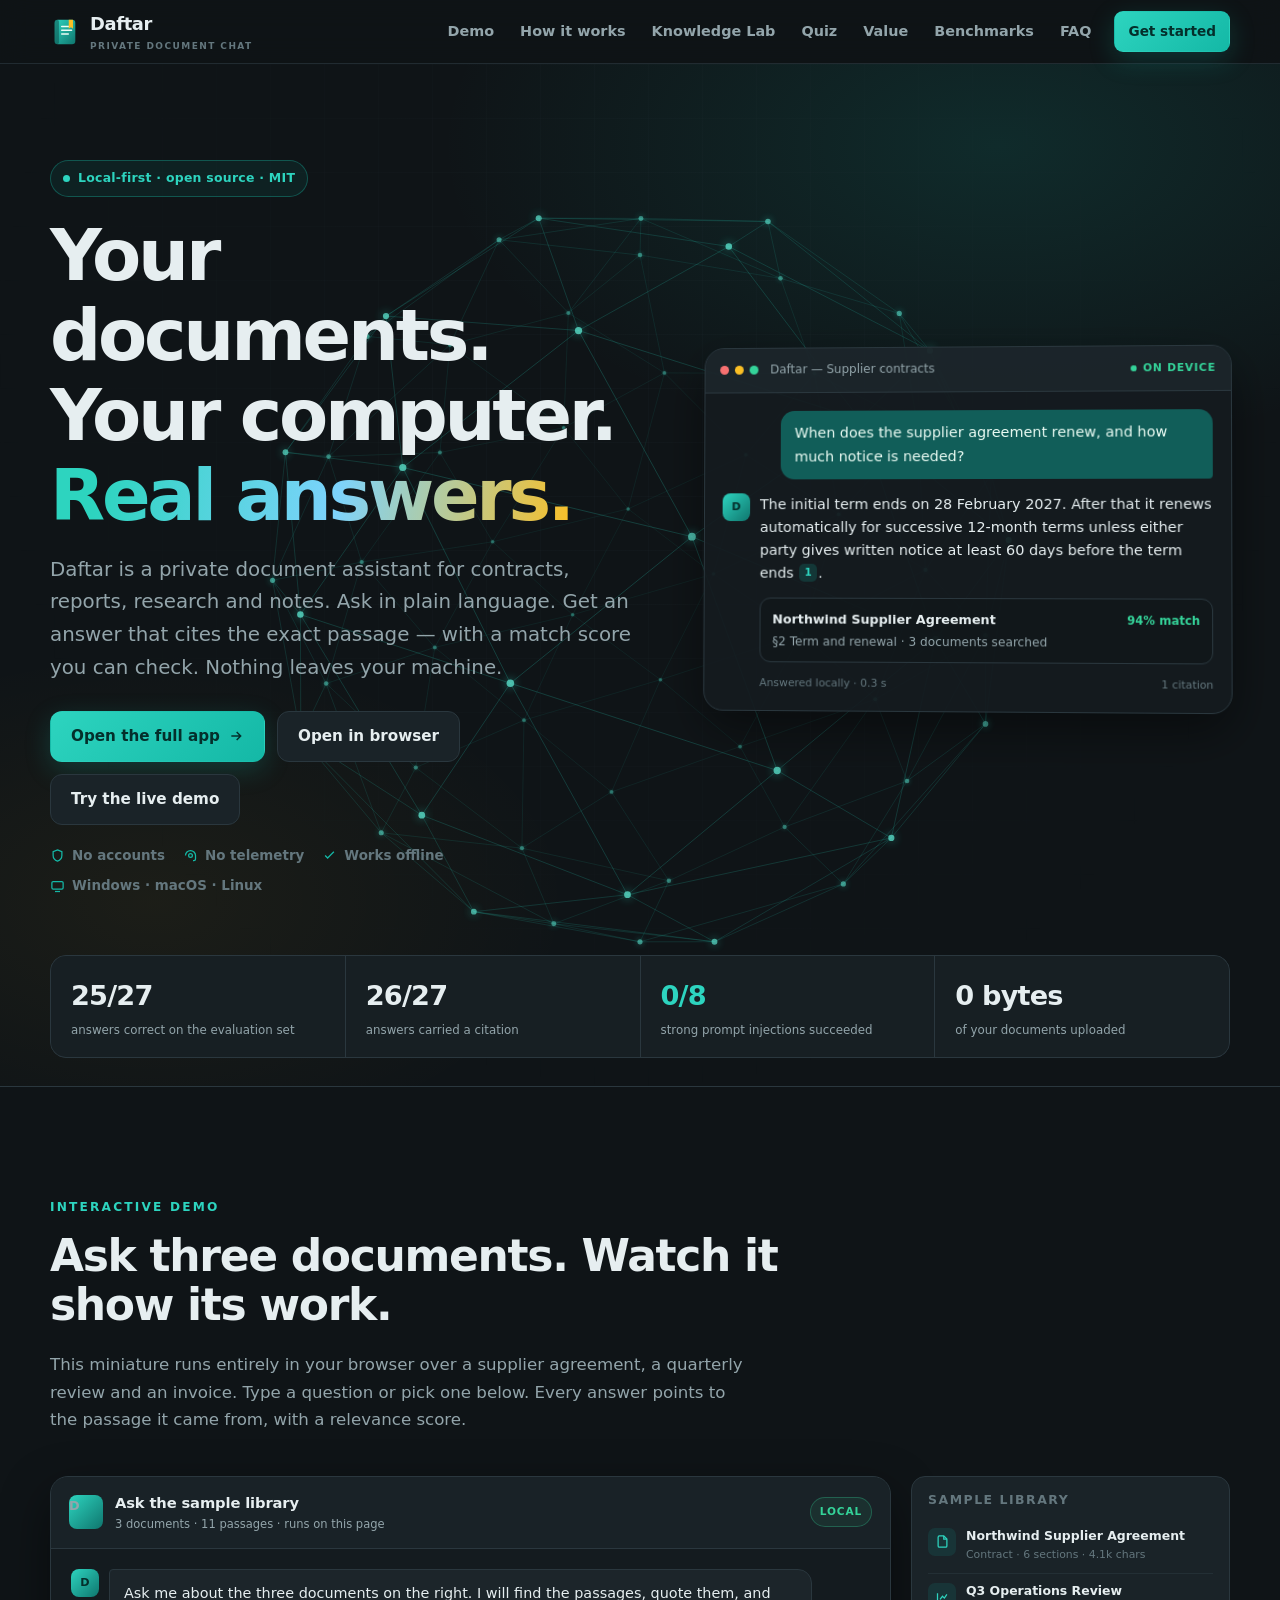
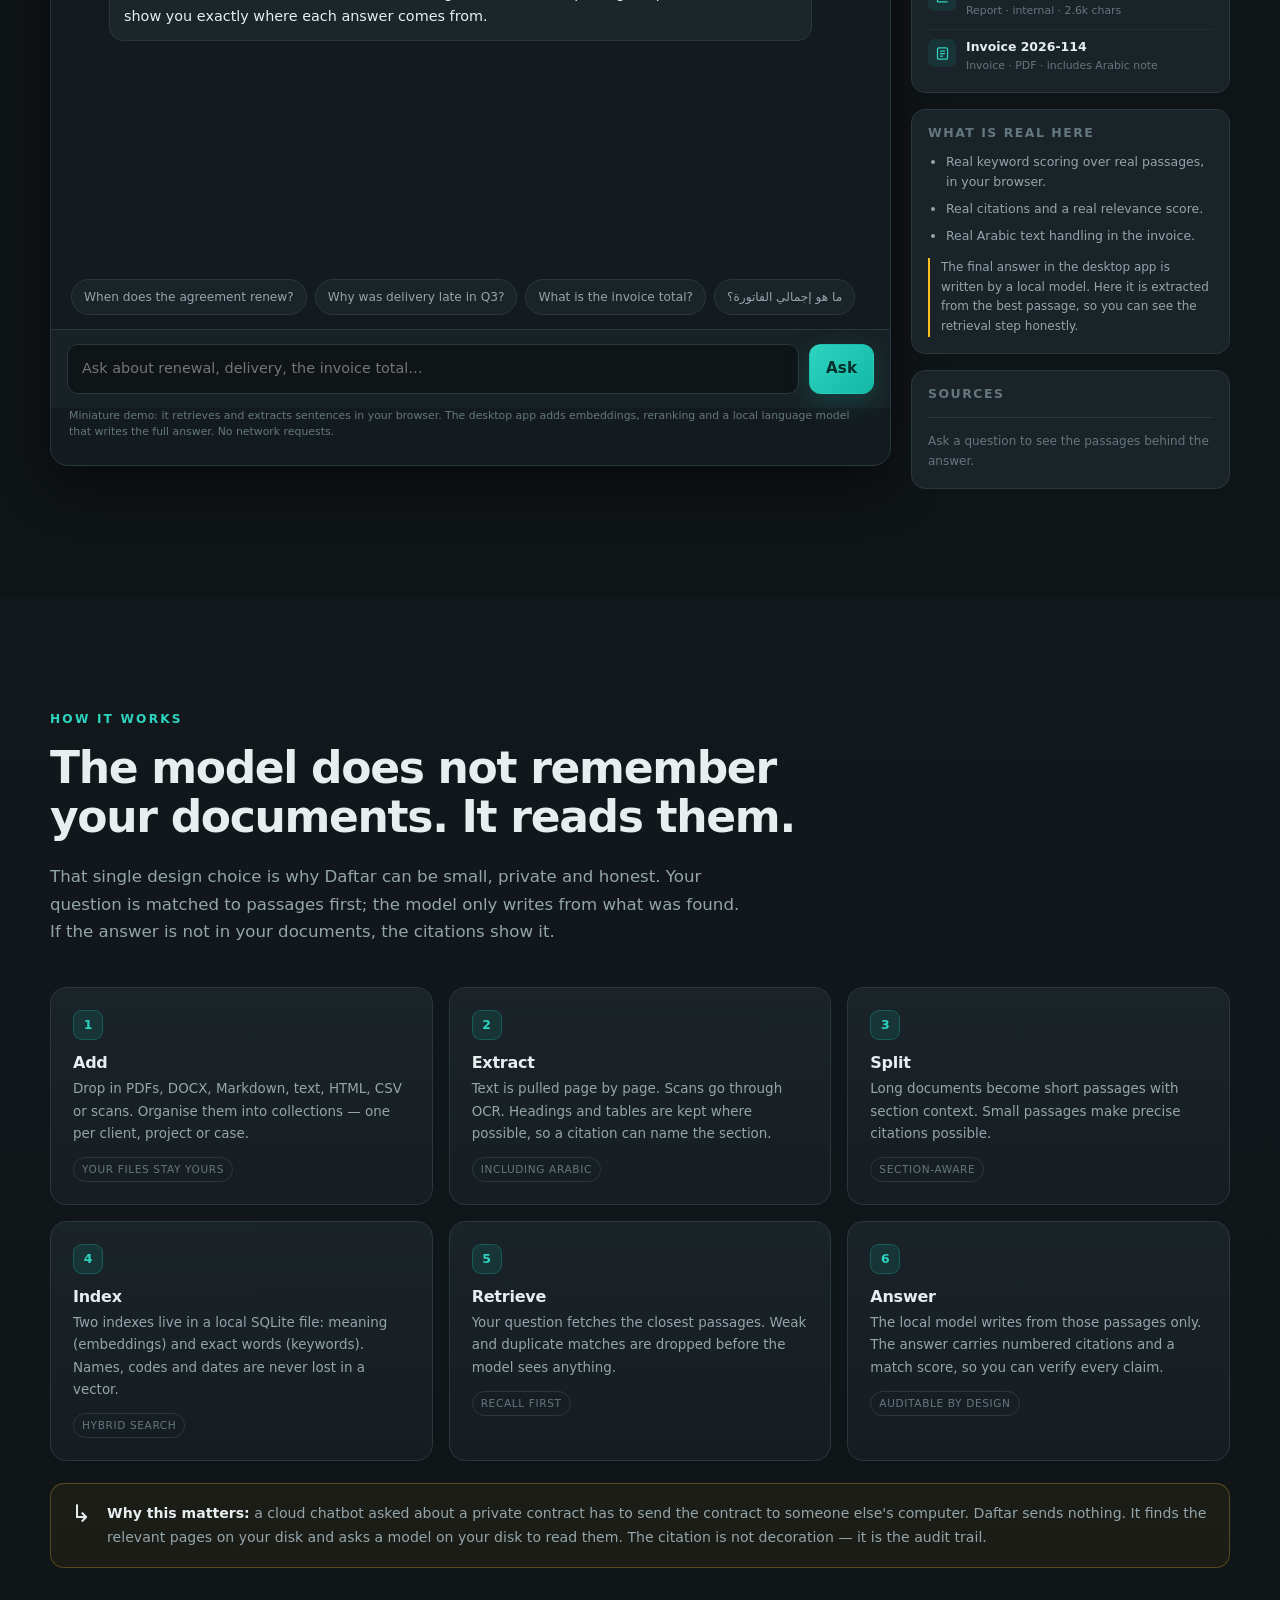
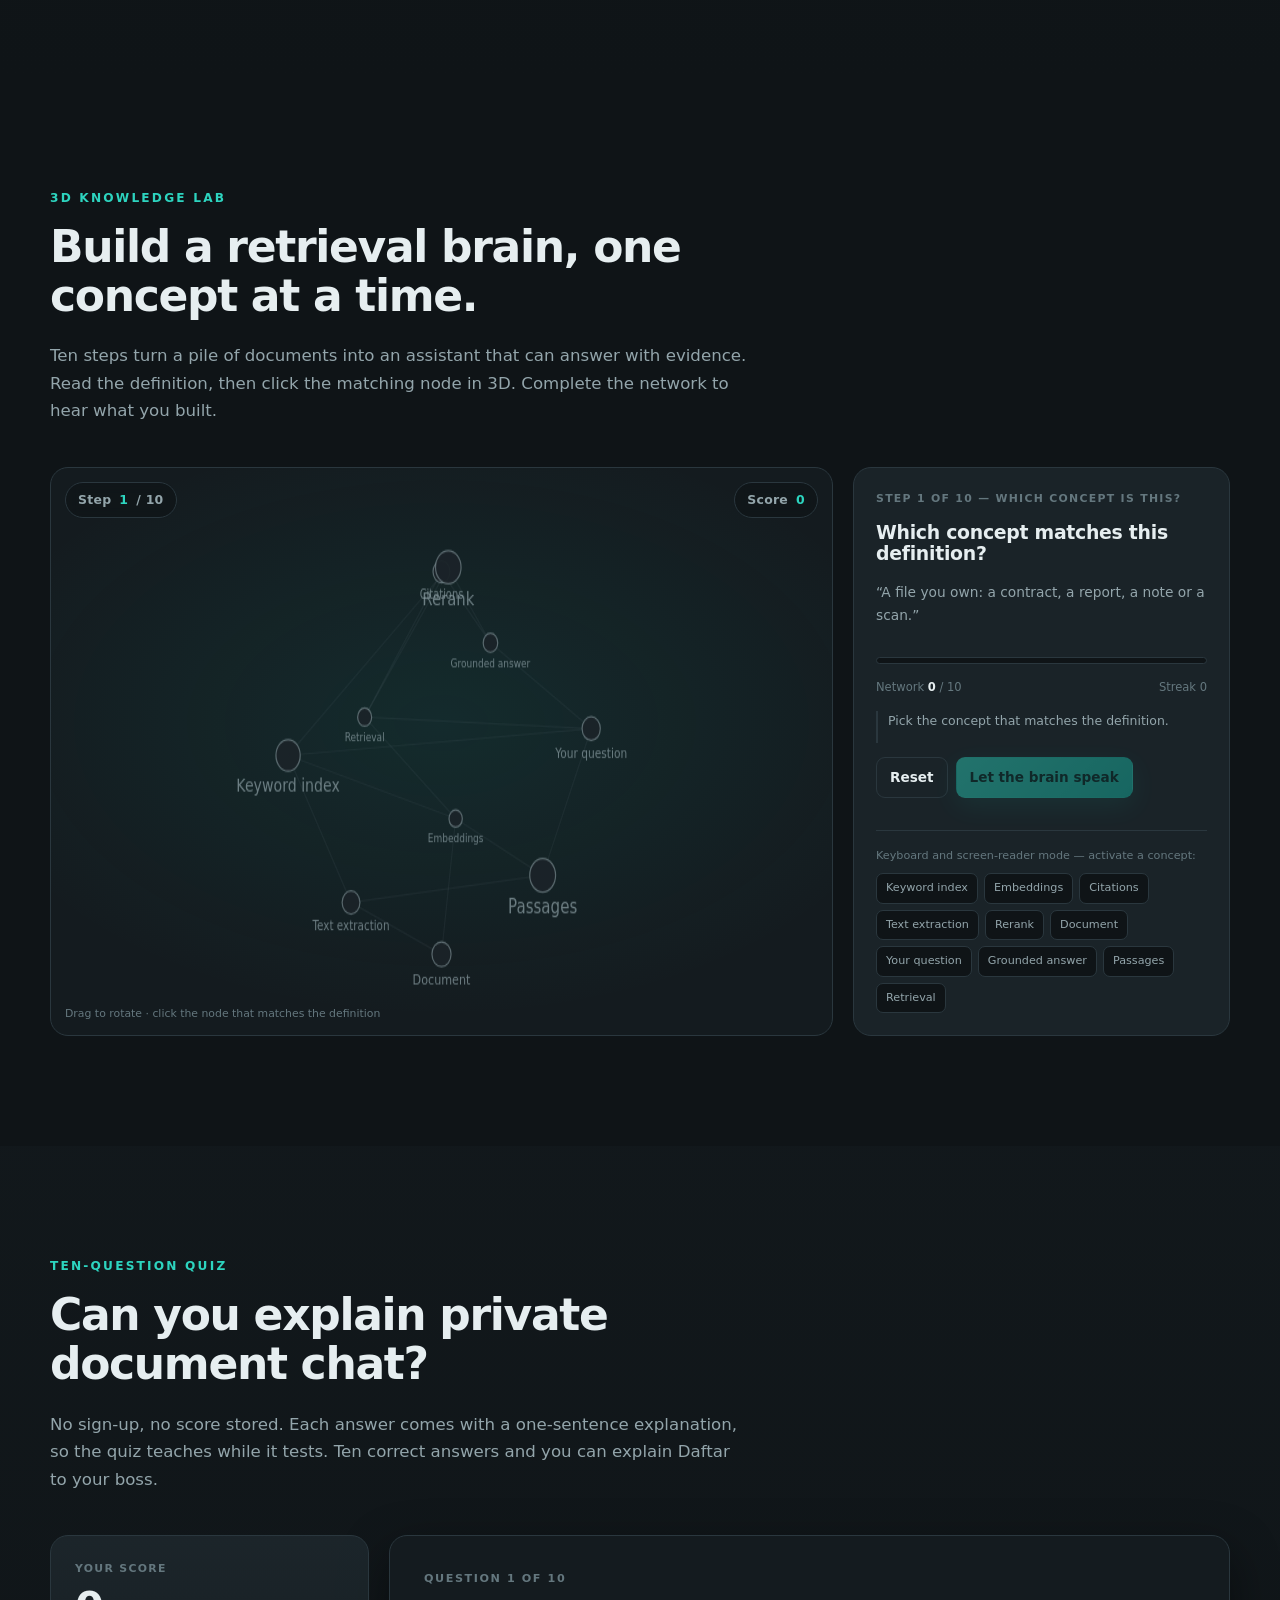
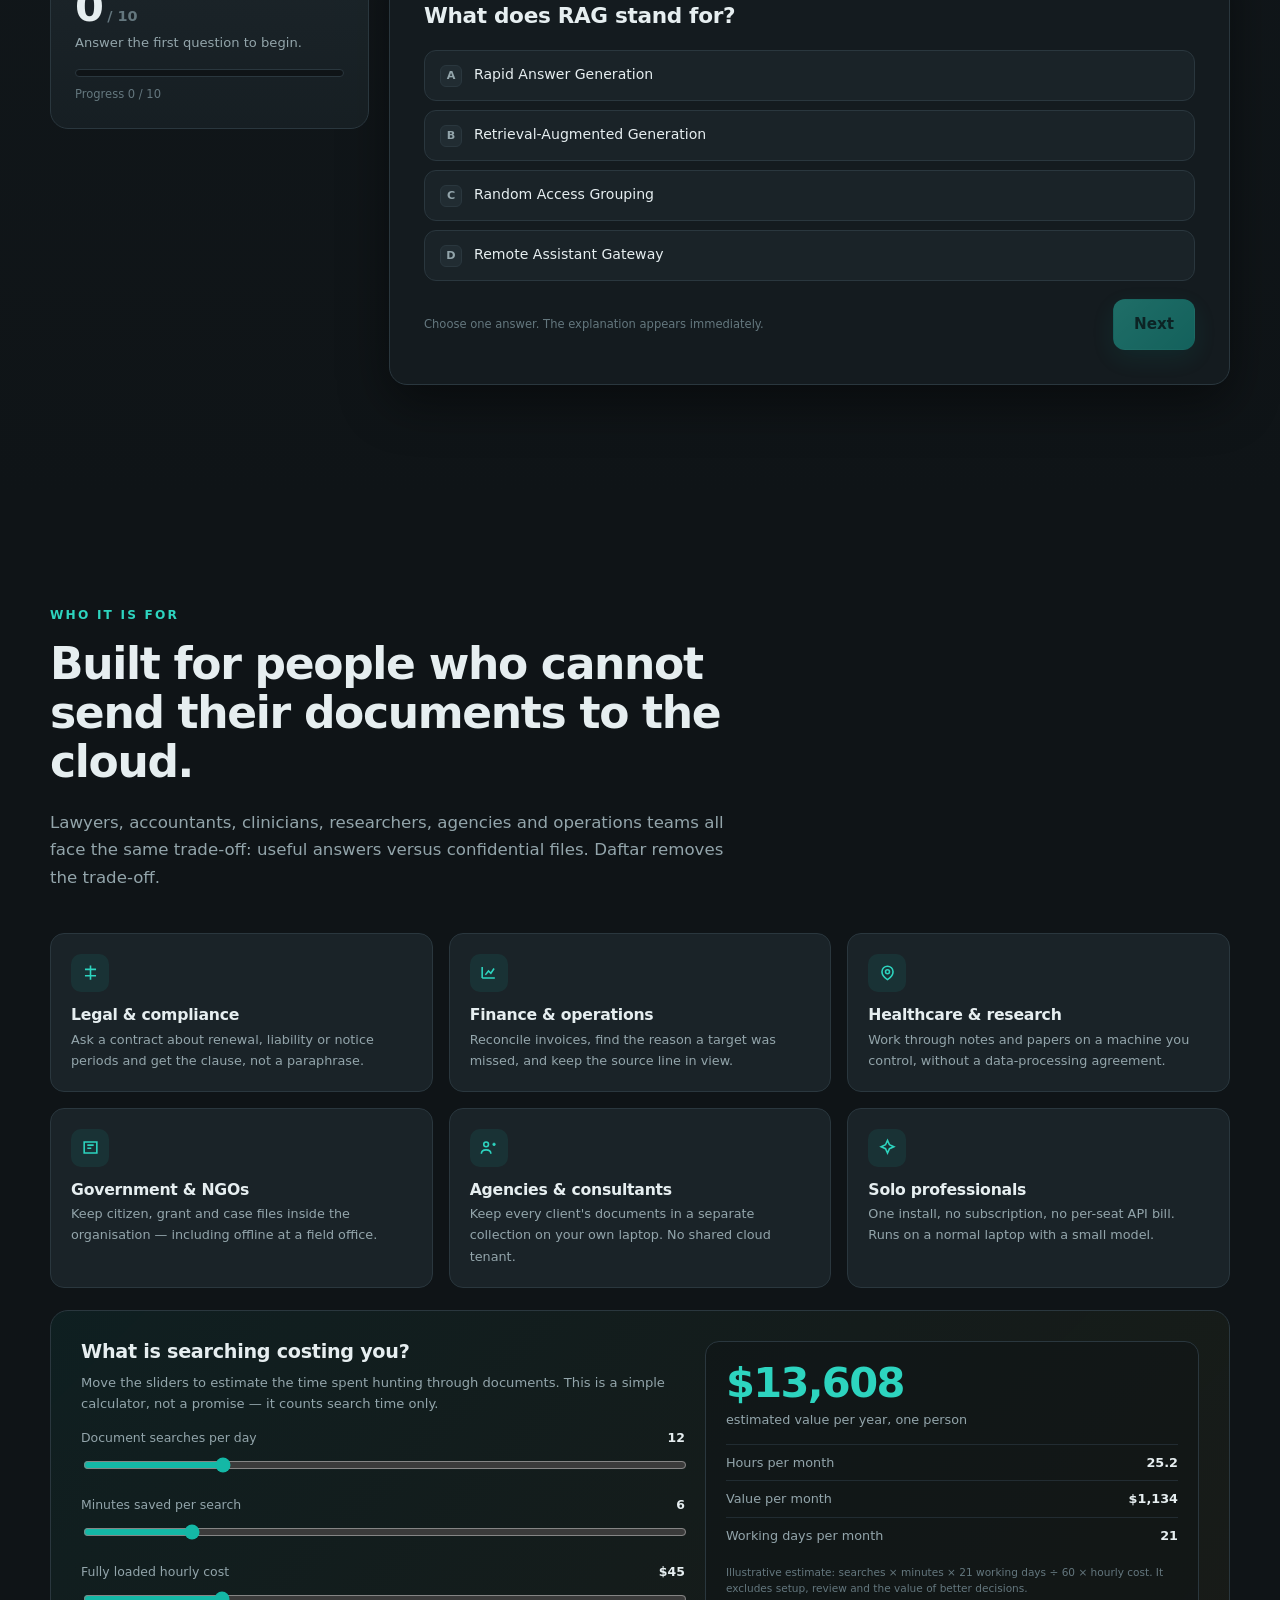
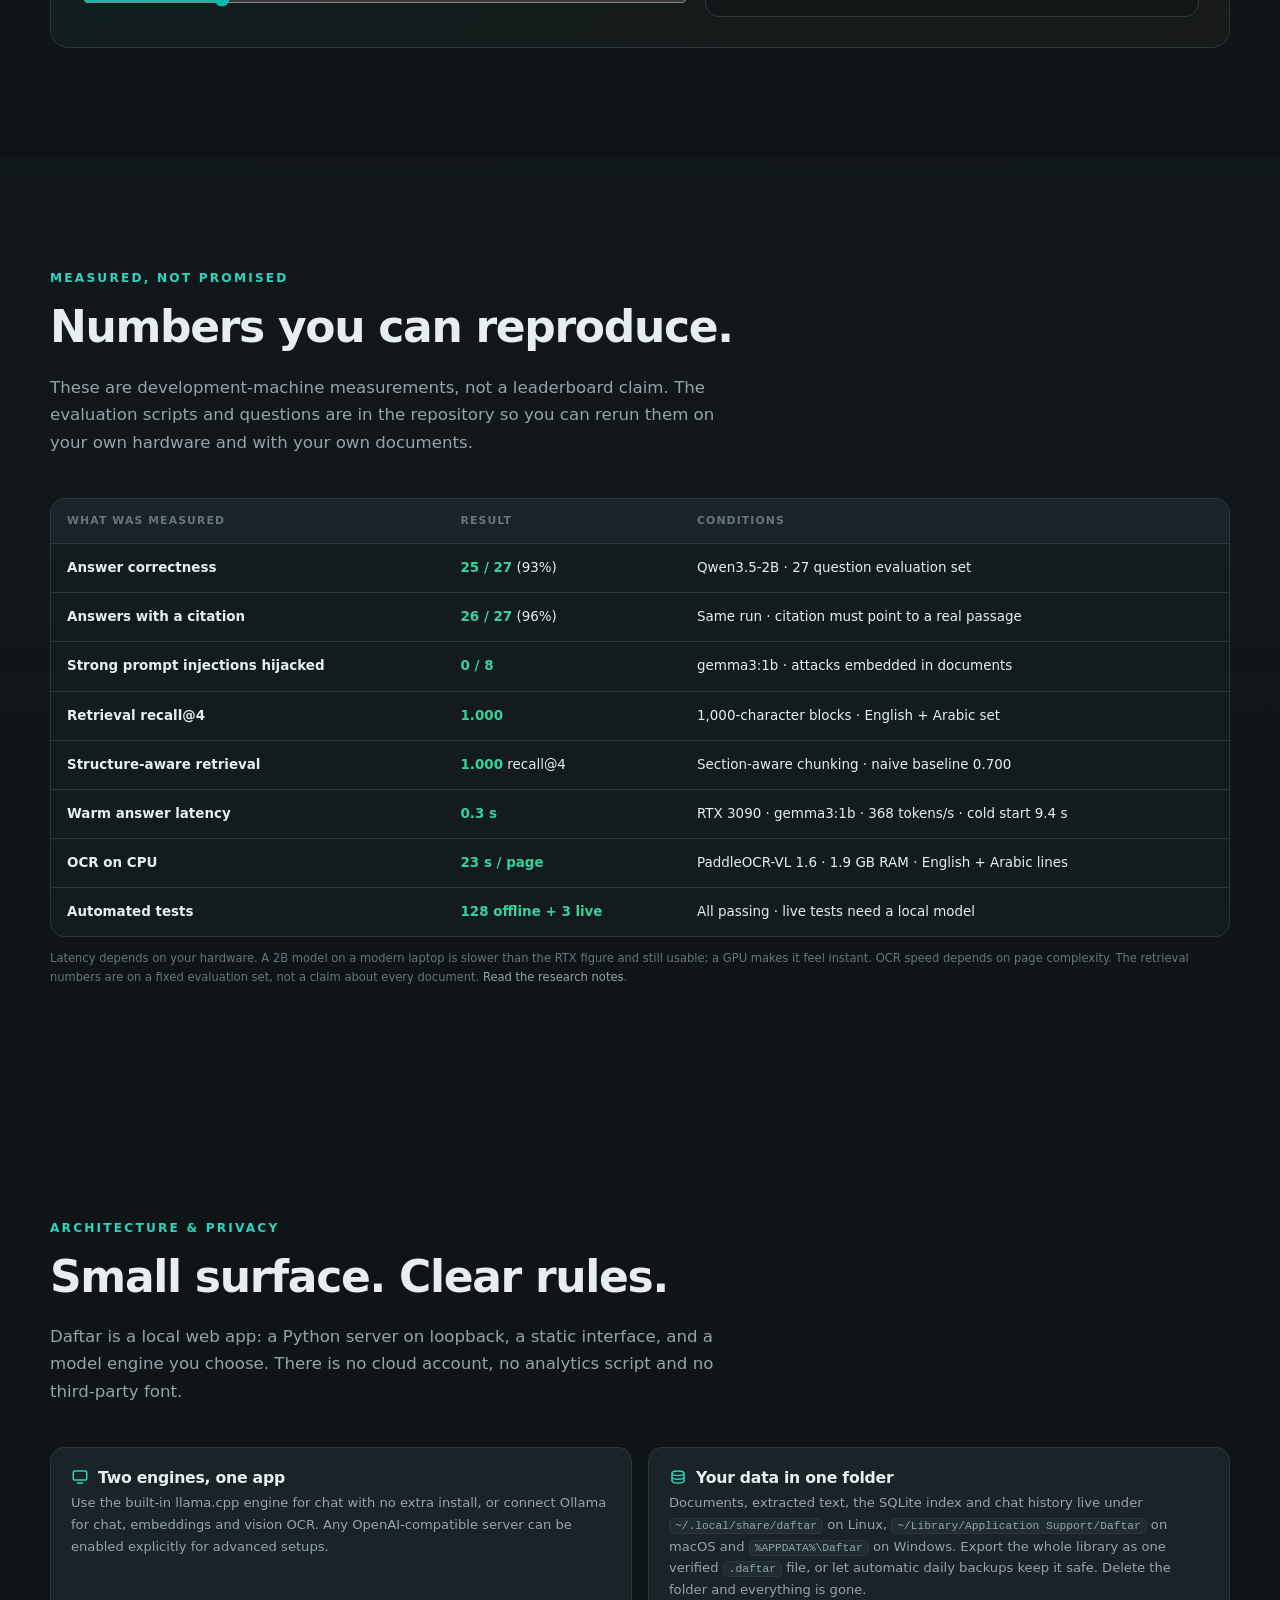
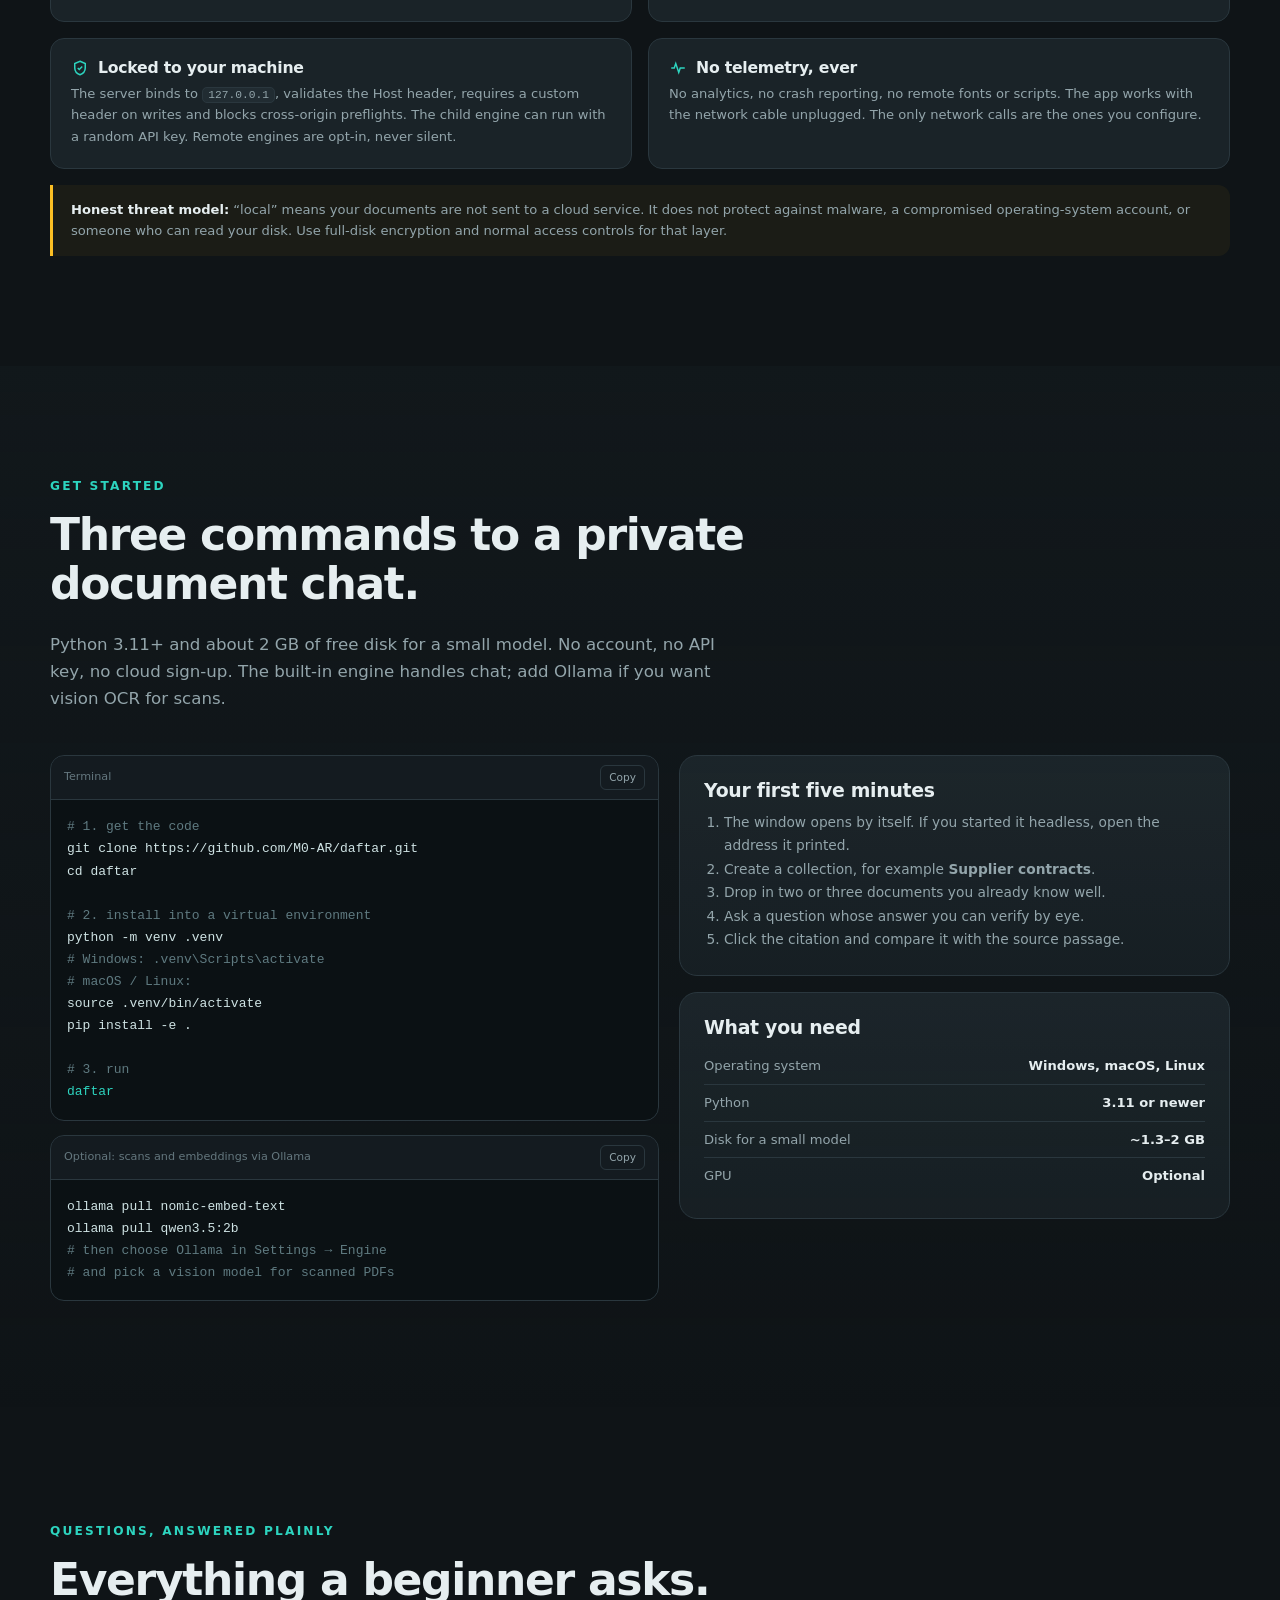
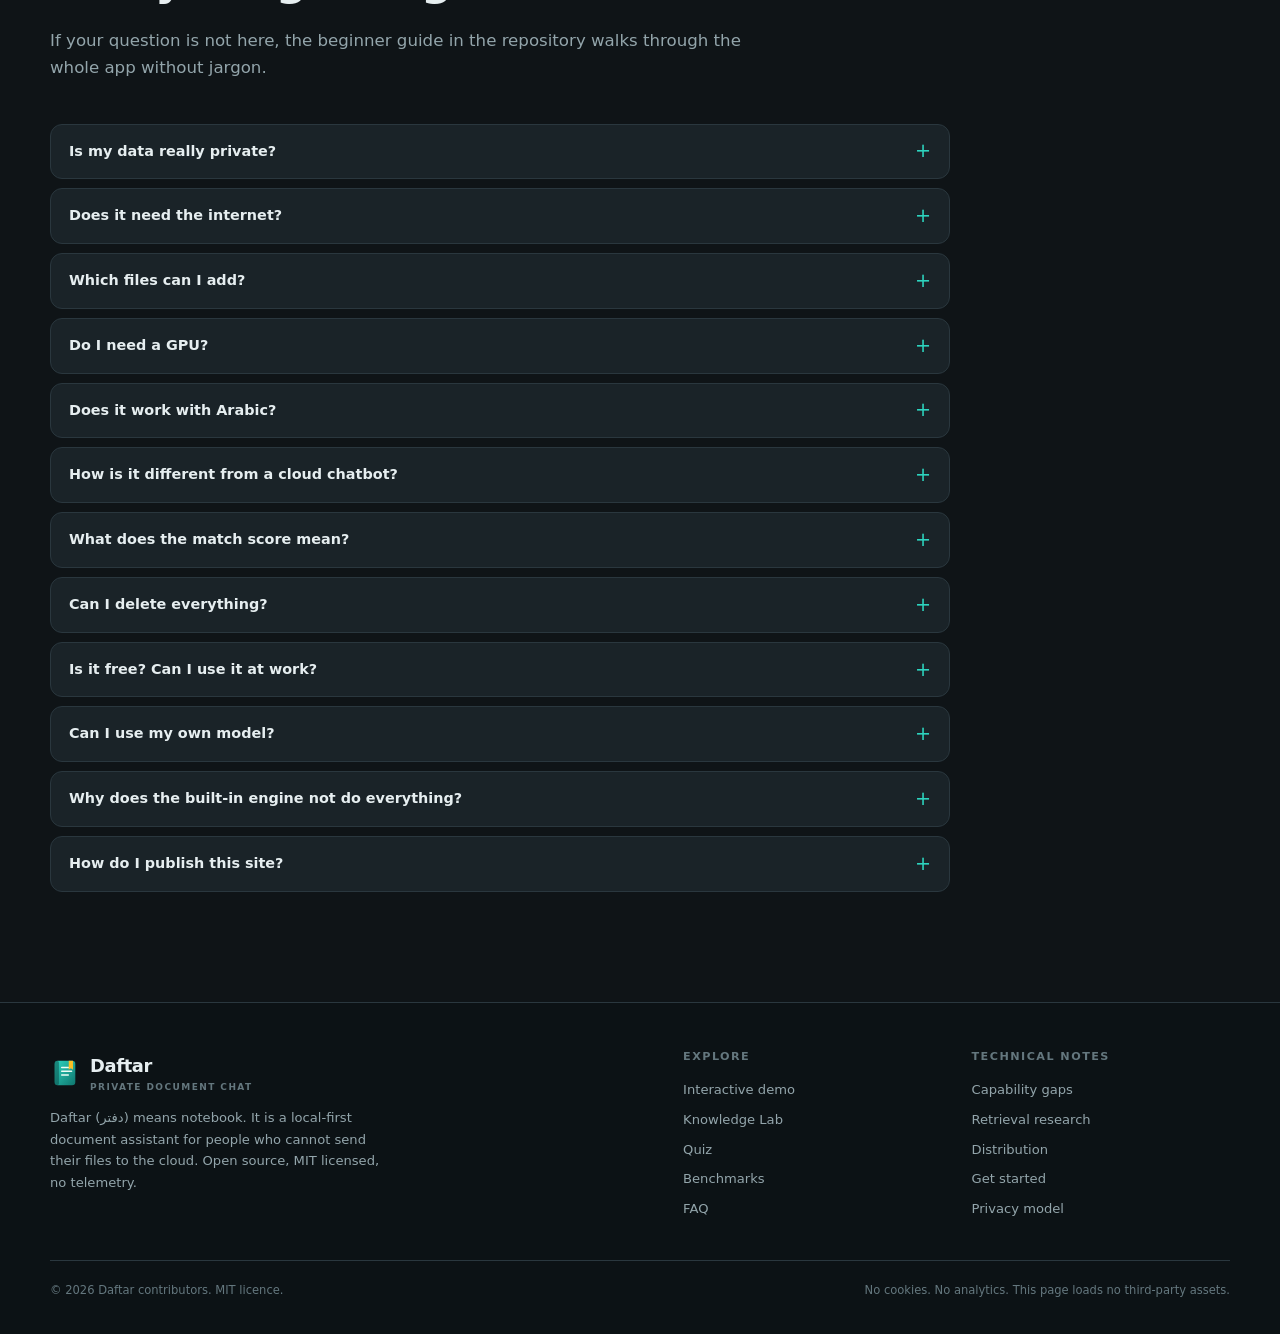
<file: preview.html>
<!doctype html>
<html lang="en">
<head>
<meta charset="utf-8">
<meta name="viewport" content="width=device-width, initial-scale=1">
<title>Daftar — private document chat on your own computer</title>
<meta name="description" content="Daftar is a local-first document assistant. Ask your contracts, reports and notes in plain language and get answers with the exact passage cited. No accounts, no telemetry, no uploads.">
<meta name="color-scheme" content="dark">
<link rel="canonical" href="https://m0-ar.github.io/daftar/">
<meta property="og:title" content="Daftar — your documents. Your computer. Real answers.">
<meta property="og:url" content="https://m0-ar.github.io/daftar/">
<meta property="og:site_name" content="Daftar">
<meta property="og:description" content="Private document chat with citations and match scores. Runs locally. Open source, MIT.">
<meta property="og:type" content="website">
<meta property="og:image" content="https://m0-ar.github.io/daftar/assets/social.png">
<meta property="og:image:width" content="1200">
<meta property="og:image:height" content="630">
<meta property="og:image:alt" content="Daftar showcase: your documents. Your computer. Real answers.">
<meta name="twitter:card" content="summary_large_image">
<meta name="twitter:image" content="https://m0-ar.github.io/daftar/assets/social.png">
<link rel="icon" href="data:image/svg+xml,%3Csvg xmlns='http://www.w3.org/2000/svg' viewBox='0 0 64 64'%3E%3Crect x='10' y='6' width='44' height='52' rx='7' fill='%2314b8a6'/%3E%3Cpath d='M25 20h21M25 28h21M25 36h14' stroke='%23ecfdf5' stroke-width='3.2' stroke-linecap='round'/%3E%3Cpath d='M40 6h9v19l-4.5-3.6L40 25z' fill='%23fbbf24'/%3E%3C/svg%3E">
<link rel="stylesheet" href="docs/styles.css">
<script>document.documentElement.classList.add("js");</script>
</head>
<body>
<a class="skip" href="#main">Skip to content</a>
<header class="nav">
  <div class="nav-in">
    <a class="brand" href="#top" aria-label="Daftar home">
      <svg viewBox="0 0 64 64" aria-hidden="true"><defs><linearGradient id="lg1" x1="0" y1="0" x2="1" y2="1"><stop offset="0" stop-color="#2dd4bf"/><stop offset="1" stop-color="#0f766e"/></linearGradient></defs><rect x="10" y="6" width="44" height="52" rx="7" fill="url(#lg1)"/><rect x="10" y="6" width="9" height="52" rx="4" fill="#0b4f4a" opacity=".55"/><path d="M25 20h21M25 28h21M25 36h14" stroke="#ecfdf5" stroke-width="3.2" stroke-linecap="round"/><path d="M40 6h9v19l-4.5-3.6L40 25z" fill="#fbbf24"/></svg>
      <span>Daftar<small>private document chat</small></span>
    </a>
    <nav class="nav-links" aria-label="Main">
      <a href="#demo">Demo</a>
      <a href="#how">How it works</a>
      <a href="#lab">Knowledge Lab</a>
      <a href="#quiz" class="opt">Quiz</a>
      <a href="#value" class="opt">Value</a>
      <a href="#benchmarks">Benchmarks</a>
      <a href="#faq">FAQ</a>
      <a class="btn primary small nav-cta" href="#start">Get started</a>
    </nav>
    <button class="menu-btn" id="menuBtn" aria-expanded="false" aria-controls="mobileMenu" aria-label="Open menu">☰</button>
  </div>
</header>
<div class="mobile" id="mobileMenu">
  <a href="#demo">Demo</a>
  <a href="#how">How it works</a>
  <a href="#lab">Knowledge Lab</a>
  <a href="#quiz">Quiz</a>
  <a href="#value">Value</a>
  <a href="#benchmarks">Benchmarks</a>
  <a href="#faq">FAQ</a>
  <a href="#start">Get started</a>
</div>

<main id="main">
<section class="hero" id="top">
  <canvas id="heroCanvas" aria-hidden="true"></canvas>
  <div class="container hero-grid">
    <div class="hero-copy">
      <span class="badge"><span class="pulse"></span> Local-first · open source · MIT</span>
      <h1>Your documents.<br>Your computer.<br><span class="grad">Real answers.</span></h1>
      <p class="lead">Daftar is a private document assistant for contracts, reports, research and notes. Ask in plain language. Get an answer that cites the exact passage — with a match score you can check. Nothing leaves your machine.</p>
      <div class="hero-cta">
        <a class="btn primary" href="daftar://open" id="openApp">Open the full app
          <svg width="16" height="16" viewBox="0 0 24 24" fill="none" stroke="currentColor" stroke-width="2.2" aria-hidden="true"><path d="M5 12h14M13 6l6 6-6 6"/></svg>
        </a>
        <a class="btn" href="daftar://open?browser=1" id="openBrowser">Open in browser</a>
        <a class="btn" href="#demo">Try the live demo</a>
      </div>
      <div class="app-fallback" id="appFallback" role="status" aria-live="polite" hidden>
        <p><b>Daftar should be opening.</b> If it did not, your browser may be asking for permission — allow it. If Daftar is not installed yet, install it once, then press the button again.</p>
        <div class="app-fallback-actions">
          <a class="btn primary small" href="#start">Install Daftar</a>
          <a class="btn small" href="https://github.com/M0-AR/daftar">View the source</a>
        </div>
        <p class="app-fallback-note">Both buttons use a <code>daftar://</code> link that the desktop app registers on first launch. “Open in browser” starts only the local server and a tab; the demo below works without installing anything.</p>
      </div>
      <div class="trust">
        <span><svg viewBox="0 0 24 24" fill="none" stroke="currentColor" stroke-width="2" aria-hidden="true"><path d="M12 3l7 3v6c0 4.5-3 7.5-7 9-4-1.5-7-4.5-7-9V6l7-3z"/></svg>No accounts</span>
        <span><svg viewBox="0 0 24 24" fill="none" stroke="currentColor" stroke-width="2" aria-hidden="true"><path d="M4 12a8 8 0 1116 0v5a3 3 0 01-3 3h-1"/><circle cx="12" cy="12" r="3"/></svg>No telemetry</span>
        <span><svg viewBox="0 0 24 24" fill="none" stroke="currentColor" stroke-width="2" aria-hidden="true"><path d="M5 12l4 4L19 6"/></svg>Works offline</span>
        <span><svg viewBox="0 0 24 24" fill="none" stroke="currentColor" stroke-width="2" aria-hidden="true"><rect x="3" y="4" width="18" height="12" rx="2"/><path d="M8 20h8"/></svg>Windows · macOS · Linux</span>
      </div>
    </div>
    <div class="hero-card">
      <div class="window">
        <div class="win-bar">
          <span class="win-dots"><i></i><i></i><i></i></span>
          <span class="win-title">Daftar — Supplier contracts</span>
          <span class="win-live"><i></i>on device</span>
        </div>
        <div class="win-body">
          <div class="q-bubble">When does the supplier agreement renew, and how much notice is needed?</div>
          <div class="a-row">
            <span class="avatar">D</span>
            <div>
              <div class="a-text">The initial term ends on 28 February 2027. After that it renews automatically for successive 12-month terms unless either party gives written notice at least 60 days before the term ends <a class="cite" href="#demo" aria-label="See the source in the demo">1</a>.</div>
              <div class="mini-source">
                <div class="row"><b>Northwind Supplier Agreement</b><span class="match">94% match</span></div>
                <span>§2 Term and renewal · 3 documents searched</span>
              </div>
              <div class="mini-foot"><span>Answered locally · 0.3 s</span><span>1 citation</span></div>
            </div>
          </div>
        </div>
      </div>
    </div>
  </div>
  <div class="container">
    <div class="metrics reveal">
      <div class="metric"><b>25/27</b><span>answers correct on the evaluation set</span></div>
      <div class="metric"><b>26/27</b><span>answers carried a citation</span></div>
      <div class="metric"><b><em>0/8</em></b><span>strong prompt injections succeeded</span></div>
      <div class="metric"><b>0 bytes</b><span>of your documents uploaded</span></div>
    </div>
  </div>
</section>

<section class="section" id="demo">
  <div class="container">
    <div class="section-head reveal">
      <div class="eyebrow">Interactive demo</div>
      <h2>Ask three documents. Watch it show its work.</h2>
      <p>This miniature runs entirely in your browser over a supplier agreement, a quarterly review and an invoice. Type a question or pick one below. Every answer points to the passage it came from, with a relevance score.</p>
    </div>
    <div class="demo-wrap reveal">
      <div class="chat-card">
        <div class="chat-head">
          <span class="avatar">D</span>
          <div><b>Ask the sample library</b><span>3 documents · 11 passages · runs on this page</span></div>
          <span class="local">Local</span>
        </div>
        <div class="chat-log" id="chatLog" aria-live="polite" aria-label="Demo conversation"></div>
        <div class="suggest" id="suggestions"></div>
        <form class="chat-form" id="chatForm">
          <label class="sr-only" for="chatInput">Ask a question about the sample documents</label>
          <input id="chatInput" type="text" autocomplete="off" placeholder="Ask about renewal, delivery, the invoice total…">
          <button class="btn primary" type="submit" id="sendBtn">Ask</button>
        </form>
        <p class="chat-note">Miniature demo: it retrieves and extracts sentences in your browser. The desktop app adds embeddings, reranking and a local language model that writes the full answer. No network requests.</p>
      </div>
      <aside class="side-stack">
        <div class="side-card">
          <h4>Sample library</h4>
          <div class="doc-item"><span class="ico"><svg width="15" height="15" viewBox="0 0 24 24" fill="none" stroke="currentColor" stroke-width="2" aria-hidden="true"><path d="M14 3H7a2 2 0 00-2 2v14a2 2 0 002 2h10a2 2 0 002-2V8z"/><path d="M14 3v5h5"/></svg></span><div><b>Northwind Supplier Agreement</b><span>Contract · 6 sections · 4.1k chars</span></div></div>
          <div class="doc-item"><span class="ico"><svg width="15" height="15" viewBox="0 0 24 24" fill="none" stroke="currentColor" stroke-width="2" aria-hidden="true"><path d="M4 19V5M4 19h16"/><path d="M8 15l4-5 3 3 4-6"/></svg></span><div><b>Q3 Operations Review</b><span>Report · internal · 2.6k chars</span></div></div>
          <div class="doc-item"><span class="ico"><svg width="15" height="15" viewBox="0 0 24 24" fill="none" stroke="currentColor" stroke-width="2" aria-hidden="true"><rect x="4" y="3" width="16" height="18" rx="2"/><path d="M8 8h8M8 12h8M8 16h5"/></svg></span><div><b>Invoice 2026-114</b><span>Invoice · PDF · includes Arabic note</span></div></div>
        </div>
        <div class="side-card">
          <h4>What is real here</h4>
          <ul>
            <li>Real keyword scoring over real passages, in your browser.</li>
            <li>Real citations and a real relevance score.</li>
            <li>Real Arabic text handling in the invoice.</li>
          </ul>
          <div class="honest">The final answer in the desktop app is written by a local model. Here it is extracted from the best passage, so you can see the retrieval step honestly.</div>
        </div>
        <div class="side-card">
          <h4>Sources</h4>
          <div class="sources" id="demoSources"><p style="color:var(--faint);font-size:.75rem;margin:0">Ask a question to see the passages behind the answer.</p></div>
        </div>
      </aside>
    </div>
  </div>
</section>

<section class="section alt" id="how">
  <div class="container">
    <div class="section-head reveal">
      <div class="eyebrow">How it works</div>
      <h2>The model does not remember your documents. It reads them.</h2>
      <p>That single design choice is why Daftar can be small, private and honest. Your question is matched to passages first; the model only writes from what was found. If the answer is not in your documents, the citations show it.</p>
    </div>
    <div class="pipeline reveal">
      <div class="step"><div class="num">1</div><h3>Add</h3><p>Drop in PDFs, DOCX, Markdown, text, HTML, CSV or scans. Organise them into collections — one per client, project or case.</p><span class="tag">your files stay yours</span></div>
      <div class="step"><div class="num">2</div><h3>Extract</h3><p>Text is pulled page by page. Scans go through OCR. Headings and tables are kept where possible, so a citation can name the section.</p><span class="tag">including Arabic</span></div>
      <div class="step"><div class="num">3</div><h3>Split</h3><p>Long documents become short passages with section context. Small passages make precise citations possible.</p><span class="tag">section-aware</span></div>
      <div class="step"><div class="num">4</div><h3>Index</h3><p>Two indexes live in a local SQLite file: meaning (embeddings) and exact words (keywords). Names, codes and dates are never lost in a vector.</p><span class="tag">hybrid search</span></div>
      <div class="step"><div class="num">5</div><h3>Retrieve</h3><p>Your question fetches the closest passages. Weak and duplicate matches are dropped before the model sees anything.</p><span class="tag">recall first</span></div>
      <div class="step"><div class="num">6</div><h3>Answer</h3><p>The local model writes from those passages only. The answer carries numbered citations and a match score, so you can verify every claim.</p><span class="tag">auditable by design</span></div>
    </div>
    <div class="callout reveal">
      <span class="big" aria-hidden="true">↳</span>
      <p><b>Why this matters:</b> a cloud chatbot asked about a private contract has to send the contract to someone else's computer. Daftar sends nothing. It finds the relevant pages on your disk and asks a model on your disk to read them. The citation is not decoration — it is the audit trail.</p>
    </div>
  </div>
</section>

<section class="section" id="lab">
  <div class="container">
    <div class="section-head reveal">
      <div class="eyebrow">3D Knowledge Lab</div>
      <h2>Build a retrieval brain, one concept at a time.</h2>
      <p>Ten steps turn a pile of documents into an assistant that can answer with evidence. Read the definition, then click the matching node in 3D. Complete the network to hear what you built.</p>
    </div>
    <div class="lab-wrap reveal">
      <div class="lab-stage">
        <div class="lab-top">
          <span class="badge">Step <b id="labStep">1</b> / 10</span>
          <span class="badge" id="labScoreBadge">Score <b id="labScore">0</b></span>
        </div>
        <canvas id="labCanvas" role="img" aria-label="A three-dimensional network of ten concept nodes. Use the concept buttons below the canvas to play with a keyboard or screen reader."></canvas>
        <span class="lab-hint">Drag to rotate · click the node that matches the definition</span>
      </div>
      <div class="lab-panel">
        <div class="q" id="labQuestion">Which concept comes first?</div>
        <h3 id="labTitle">Read the definition, then click the node</h3>
        <p class="desc" id="labDesc">Every step is a real part of the pipeline. The network grows as you get them right.</p>
        <div class="lab-progress" aria-hidden="true"><i id="labBar"></i></div>
        <div class="lab-meta"><span>Network <b id="labBuilt">0</b> / 10</span><span id="labStreak">Streak 0</span></div>
        <div class="lab-feedback" id="labFeedback" aria-live="polite">Pick the concept that matches the definition.</div>
        <div class="lab-actions">
          <button class="btn small" id="labReset" type="button">Reset</button>
          <button class="btn primary small" id="labSpeak" type="button" disabled>Let the brain speak</button>
        </div>
        <div class="transcript" id="labTranscript" aria-live="polite"></div>
        <div class="lab-keys">
          <p>Keyboard and screen-reader mode — activate a concept:</p>
          <div class="keys" id="labKeys"></div>
        </div>
      </div>
    </div>
  </div>
</section>

<section class="section alt" id="quiz">
  <div class="container">
    <div class="section-head reveal">
      <div class="eyebrow">Ten-question quiz</div>
      <h2>Can you explain private document chat?</h2>
      <p>No sign-up, no score stored. Each answer comes with a one-sentence explanation, so the quiz teaches while it tests. Ten correct answers and you can explain Daftar to your boss.</p>
    </div>
    <div class="quiz-wrap reveal">
      <aside class="quiz-side">
        <div><div style="font-size:.68rem;letter-spacing:.12em;text-transform:uppercase;color:var(--faint);font-weight:800">Your score</div>
        <div class="score"><span id="quizScore">0</span><small> / 10</small></div>
        <p id="quizTier">Answer the first question to begin.</p></div>
        <div class="bar" aria-hidden="true"><i id="quizBar"></i></div>
        <p style="font-size:.72rem;color:var(--faint);margin:0">Progress <span id="quizProgress">0 / 10</span></p>
      </aside>
      <div class="quiz-card" id="quizCard" aria-live="polite"></div>
    </div>
  </div>
</section>

<section class="section" id="value">
  <div class="container">
    <div class="section-head reveal">
      <div class="eyebrow">Who it is for</div>
      <h2>Built for people who cannot send their documents to the cloud.</h2>
      <p>Lawyers, accountants, clinicians, researchers, agencies and operations teams all face the same trade-off: useful answers versus confidential files. Daftar removes the trade-off.</p>
    </div>
    <div class="value-grid reveal">
      <div class="value-card"><div class="ico"><svg width="19" height="19" viewBox="0 0 24 24" fill="none" stroke="currentColor" stroke-width="2" aria-hidden="true"><path d="M12 3v18M5 8h14M5 16h14"/></svg></div><h3>Legal &amp; compliance</h3><p>Ask a contract about renewal, liability or notice periods and get the clause, not a paraphrase.</p></div>
      <div class="value-card"><div class="ico"><svg width="19" height="19" viewBox="0 0 24 24" fill="none" stroke="currentColor" stroke-width="2" aria-hidden="true"><path d="M4 19V5M4 19h16"/><path d="M8 15l4-5 3 3 4-6"/></svg></div><h3>Finance &amp; operations</h3><p>Reconcile invoices, find the reason a target was missed, and keep the source line in view.</p></div>
      <div class="value-card"><div class="ico"><svg width="19" height="19" viewBox="0 0 24 24" fill="none" stroke="currentColor" stroke-width="2" aria-hidden="true"><path d="M12 21s-7-4.4-7-10a7 7 0 1114 0c0 5.6-7 10-7 10z"/><circle cx="12" cy="11" r="2.5"/></svg></div><h3>Healthcare &amp; research</h3><p>Work through notes and papers on a machine you control, without a data-processing agreement.</p></div>
      <div class="value-card"><div class="ico"><svg width="19" height="19" viewBox="0 0 24 24" fill="none" stroke="currentColor" stroke-width="2" aria-hidden="true"><path d="M4 5h16v14H4z"/><path d="M8 9h8M8 13h5"/></svg></div><h3>Government &amp; NGOs</h3><p>Keep citizen, grant and case files inside the organisation — including offline at a field office.</p></div>
      <div class="value-card"><div class="ico"><svg width="19" height="19" viewBox="0 0 24 24" fill="none" stroke="currentColor" stroke-width="2" aria-hidden="true"><circle cx="9" cy="8" r="3"/><path d="M3 20c0-3 2.5-5 6-5s6 2 6 5"/><path d="M17 8h4M19 6v4"/></svg></div><h3>Agencies &amp; consultants</h3><p>Keep every client's documents in a separate collection on your own laptop. No shared cloud tenant.</p></div>
      <div class="value-card"><div class="ico"><svg width="19" height="19" viewBox="0 0 24 24" fill="none" stroke="currentColor" stroke-width="2" aria-hidden="true"><path d="M12 3l2.5 5.5L20 11l-5.5 2.5L12 19l-2.5-5.5L4 11l5.5-2.5z"/></svg></div><h3>Solo professionals</h3><p>One install, no subscription, no per-seat API bill. Runs on a normal laptop with a small model.</p></div>
    </div>
    <div class="roi reveal">
      <div>
        <h3>What is searching costing you?</h3>
        <p>Move the sliders to estimate the time spent hunting through documents. This is a simple calculator, not a promise — it counts search time only.</p>
        <div class="roi-fields">
          <div class="field"><label for="roiSearches">Document searches per day <b id="roiSearchesOut">12</b></label><input id="roiSearches" type="range" min="1" max="50" value="12"></div>
          <div class="field"><label for="roiMinutes">Minutes saved per search <b id="roiMinutesOut">6</b></label><input id="roiMinutes" type="range" min="1" max="30" value="6"></div>
          <div class="field"><label for="roiRate">Fully loaded hourly cost <b id="roiRateOut">$45</b></label><input id="roiRate" type="range" min="15" max="150" step="5" value="45"></div>
        </div>
      </div>
      <div class="roi-out">
        <div class="big" id="roiYear">$13,608</div>
        <div class="sub">estimated value per year, one person</div>
        <div class="line"><span>Hours per month</span><b id="roiHours">25.2</b></div>
        <div class="line"><span>Value per month</span><b id="roiMonth">$1,134</b></div>
        <div class="line"><span>Working days per month</span><b>21</b></div>
        <p class="fine">Illustrative estimate: searches × minutes × 21 working days ÷ 60 × hourly cost. It excludes setup, review and the value of better decisions.</p>
      </div>
    </div>
  </div>
</section>

<section class="section alt" id="benchmarks">
  <div class="container">
    <div class="section-head reveal">
      <div class="eyebrow">Measured, not promised</div>
      <h2>Numbers you can reproduce.</h2>
      <p>These are development-machine measurements, not a leaderboard claim. The evaluation scripts and questions are in the repository so you can rerun them on your own hardware and with your own documents.</p>
    </div>
    <div class="table-wrap reveal">
      <table>
        <thead><tr><th>What was measured</th><th>Result</th><th>Conditions</th></tr></thead>
        <tbody>
          <tr><td><b>Answer correctness</b></td><td><span class="good">25 / 27</span> (93%)</td><td class="muted">Qwen3.5-2B · 27 question evaluation set</td></tr>
          <tr><td><b>Answers with a citation</b></td><td><span class="good">26 / 27</span> (96%)</td><td class="muted">Same run · citation must point to a real passage</td></tr>
          <tr><td><b>Strong prompt injections hijacked</b></td><td><span class="good">0 / 8</span></td><td class="muted">gemma3:1b · attacks embedded in documents</td></tr>
          <tr><td><b>Retrieval recall@4</b></td><td><span class="good">1.000</span></td><td class="muted">1,000-character blocks · English + Arabic set</td></tr>
          <tr><td><b>Structure-aware retrieval</b></td><td><span class="good">1.000</span> recall@4</td><td class="muted">Section-aware chunking · naive baseline 0.700</td></tr>
          <tr><td><b>Warm answer latency</b></td><td><span class="good">0.3 s</span></td><td class="muted">RTX 3090 · gemma3:1b · 368 tokens/s · cold start 9.4 s</td></tr>
          <tr><td><b>OCR on CPU</b></td><td><span class="good">23 s / page</span></td><td class="muted">PaddleOCR-VL 1.6 · 1.9 GB RAM · English + Arabic lines</td></tr>
          <tr><td><b>Automated tests</b></td><td><span class="good">128 offline + 3 live</span></td><td class="muted">All passing · live tests need a local model</td></tr>
        </tbody>
      </table>
    </div>
    <p class="method reveal">Latency depends on your hardware. A 2B model on a modern laptop is slower than the RTX figure and still usable; a GPU makes it feel instant. OCR speed depends on page complexity. The retrieval numbers are on a fixed evaluation set, not a claim about every document. <a href="docs/research.html">Read the research notes</a>.</p>
  </div>
</section>

<section class="section" id="architecture">
  <div class="container">
    <div class="section-head reveal">
      <div class="eyebrow">Architecture &amp; privacy</div>
      <h2>Small surface. Clear rules.</h2>
      <p>Daftar is a local web app: a Python server on loopback, a static interface, and a model engine you choose. There is no cloud account, no analytics script and no third-party font.</p>
    </div>
    <div class="arch-grid reveal">
      <div class="arch-card"><h3><svg viewBox="0 0 24 24" fill="none" stroke="currentColor" stroke-width="2" aria-hidden="true"><rect x="3" y="4" width="18" height="12" rx="2"/><path d="M8 20h8"/></svg>Two engines, one app</h3><p>Use the built-in llama.cpp engine for chat with no extra install, or connect Ollama for chat, embeddings and vision OCR. Any OpenAI-compatible server can be enabled explicitly for advanced setups.</p></div>
      <div class="arch-card"><h3><svg viewBox="0 0 24 24" fill="none" stroke="currentColor" stroke-width="2" aria-hidden="true"><path d="M4 7c0-1.7 3.6-3 8-3s8 1.3 8 3-3.6 3-8 3-8-1.3-8-3z"/><path d="M4 7v10c0 1.7 3.6 3 8 3s8-1.3 8-3V7"/><path d="M4 12c0 1.7 3.6 3 8 3s8-1.3 8-3"/></svg>Your data in one folder</h3><p>Documents, extracted text, the SQLite index and chat history live under <code>~/.local/share/daftar</code> on Linux, <code>~/Library/Application Support/Daftar</code> on macOS and <code>%APPDATA%\Daftar</code> on Windows. Export the whole library as one verified <code>.daftar</code> file, or let automatic daily backups keep it safe. Delete the folder and everything is gone.</p></div>
      <div class="arch-card"><h3><svg viewBox="0 0 24 24" fill="none" stroke="currentColor" stroke-width="2" aria-hidden="true"><path d="M12 3l7 3v6c0 4.5-3 7.5-7 9-4-1.5-7-4.5-7-9V6l7-3z"/><path d="M9 12l2 2 4-4"/></svg>Locked to your machine</h3><p>The server binds to <code>127.0.0.1</code>, validates the Host header, requires a custom header on writes and blocks cross-origin preflights. The child engine can run with a random API key. Remote engines are opt-in, never silent.</p></div>
      <div class="arch-card"><h3><svg viewBox="0 0 24 24" fill="none" stroke="currentColor" stroke-width="2" aria-hidden="true"><path d="M3 12h4l2-6 4 12 2-6h6"/></svg>No telemetry, ever</h3><p>No analytics, no crash reporting, no remote fonts or scripts. The app works with the network cable unplugged. The only network calls are the ones you configure.</p></div>
    </div>
    <div class="threat reveal"><b>Honest threat model:</b> “local” means your documents are not sent to a cloud service. It does not protect against malware, a compromised operating-system account, or someone who can read your disk. Use full-disk encryption and normal access controls for that layer.</div>
  </div>
</section>

<section class="section alt" id="start">
  <div class="container">
    <div class="section-head reveal">
      <div class="eyebrow">Get started</div>
      <h2>Three commands to a private document chat.</h2>
      <p>Python 3.11+ and about 2 GB of free disk for a small model. No account, no API key, no cloud sign-up. The built-in engine handles chat; add Ollama if you want vision OCR for scans.</p>
    </div>
    <div class="start-grid reveal">
      <div>
        <div class="code-card">
          <div class="code-head"><span>Terminal</span><button type="button" class="copy" data-copy="install">Copy</button></div>
          <pre id="installCode"><span class="c"># 1. get the code</span>
git clone https://github.com/M0-AR/daftar.git
cd daftar

<span class="c"># 2. install into a virtual environment</span>
python -m venv .venv
<span class="c"># Windows: .venv\Scripts\activate</span>
<span class="c"># macOS / Linux:</span>
source .venv/bin/activate
pip install -e .

<span class="c"># 3. run</span>
<span class="k">daftar</span></pre>
        </div>
        <div class="code-card" style="margin-top:14px">
          <div class="code-head"><span>Optional: scans and embeddings via Ollama</span><button type="button" class="copy" data-copy="ollama">Copy</button></div>
          <pre id="ollamaCode">ollama pull nomic-embed-text
ollama pull qwen3.5:2b
<span class="c"># then choose Ollama in Settings → Engine</span>
<span class="c"># and pick a vision model for scanned PDFs</span></pre>
        </div>
      </div>
      <div>
        <div class="card" style="margin-bottom:16px">
          <h3 style="margin-bottom:10px">Your first five minutes</h3>
          <ol style="margin:0;padding-left:20px;color:var(--muted);font-size:.86rem;line-height:1.7">
            <li>The window opens by itself. If you started it headless, open the address it printed.</li>
            <li>Create a collection, for example <b>Supplier contracts</b>.</li>
            <li>Drop in two or three documents you already know well.</li>
            <li>Ask a question whose answer you can verify by eye.</li>
            <li>Click the citation and compare it with the source passage.</li>
          </ol>
        </div>
        <div class="card">
          <h3 style="margin-bottom:10px">What you need</h3>
          <div style="display:flex;justify-content:space-between;gap:10px;font-size:.82rem;padding:7px 0;border-bottom:1px solid var(--line)"><span style="color:var(--muted)">Operating system</span><b>Windows, macOS, Linux</b></div>
          <div style="display:flex;justify-content:space-between;gap:10px;font-size:.82rem;padding:7px 0;border-bottom:1px solid var(--line)"><span style="color:var(--muted)">Python</span><b>3.11 or newer</b></div>
          <div style="display:flex;justify-content:space-between;gap:10px;font-size:.82rem;padding:7px 0;border-bottom:1px solid var(--line)"><span style="color:var(--muted)">Disk for a small model</span><b>~1.3–2 GB</b></div>
          <div style="display:flex;justify-content:space-between;gap:10px;font-size:.82rem;padding:7px 0"><span style="color:var(--muted)">GPU</span><b>Optional</b></div>
        </div>
      </div>
    </div>
  </div>
</section>

<section class="section" id="faq">
  <div class="container">
    <div class="section-head reveal">
      <div class="eyebrow">Questions, answered plainly</div>
      <h2>Everything a beginner asks.</h2>
      <p>If your question is not here, the beginner guide in the repository walks through the whole app without jargon.</p>
    </div>
    <div class="faq reveal">
      <details><summary>Is my data really private?</summary><p>Yes, in the sense that matters: your documents are read and indexed on your computer, and the model runs on your computer. Daftar does not create an account, does not send telemetry and does not call a cloud API unless you explicitly configure a remote engine. The honest limit: local software cannot protect you from malware or from someone with access to your operating-system account.</p></details>
      <details><summary>Does it need the internet?</summary><p>Only to download the app and a model the first time. After that, the app, the index and the model work offline. The interface loads no remote fonts, scripts or images.</p></details>
      <details><summary>Which files can I add?</summary><p>PDF, DOCX, Markdown, plain text, HTML and CSV. Scanned PDFs need OCR: choose Ollama with a vision model such as PaddleOCR-VL. The built-in engine is chat-only, so it will tell you when a scan has no extractable text instead of pretending.</p></details>
      <details><summary>Do I need a GPU?</summary><p>No. A 2-billion-parameter model runs on a normal CPU and is fine for document questions. A GPU makes answers much faster; the warm latency figure on this page was measured on an RTX 3090.</p></details>
      <details><summary>Does it work with Arabic?</summary><p>Yes. Arabic text is normalised for search, Arabic documents are indexed, and you can ask questions in Arabic. The interface is in English. Mixed Arabic/English documents work, and the invoice in the demo includes an Arabic note you can ask about.</p></details>
      <details><summary>How is it different from a cloud chatbot?</summary><p>A cloud chatbot is a general assistant that may or may not have your documents. Daftar is a retrieval system first: it finds the exact passages in your files, then a local model writes from them. The difference is privacy plus verifiability — every claim has a source you can open.</p></details>
      <details><summary>What does the match score mean?</summary><p>It is a relevance indicator for the retrieved passage, not a probability that the answer is true. Use it to compare sources, then read the citation. In the desktop app the score comes from the hybrid retrieval and reranking stage.</p></details>
      <details><summary>Can I delete everything?</summary><p>Yes. Delete a collection or document in the interface, or remove the data folder (<code>~/.local/share/daftar</code>, <code>~/Library/Application Support/Daftar</code> or <code>%APPDATA%\Daftar</code>, or the path in <code>DAFTAR_HOME</code>) to erase the index, extracted text, chat history and settings. Original files you added from elsewhere are not touched unless you copied them into the data folder.</p></details>
      <details><summary>Is it free? Can I use it at work?</summary><p>Daftar is open source under the MIT licence. You can use it commercially, modify it and redistribute it, provided you keep the copyright notice. There is no per-seat fee and no token bill.</p></details>
      <details><summary>Can I use my own model?</summary><p>Yes. Add any GGUF chat model to the built-in engine, or point Daftar at an Ollama or OpenAI-compatible server. Embeddings and OCR still need a provider that supports them; the app tells you what is missing instead of failing silently.</p></details>
      <details><summary>Why does the built-in engine not do everything?</summary><p>It is deliberately small: one process, chat only, no extra install. Embeddings and vision OCR need additional model files, so they are handled through Ollama or another compatible provider. The app reports the exact capability gap rather than degrading quietly.</p></details>
      <details><summary>How do I publish this site?</summary><p>The site is the <code>docs/</code> folder. Push the repository to GitHub, open Settings → Pages, choose “Deploy from a branch”, select <code>main</code> and <code>/docs</code>, and save. GitHub serves <code>docs/index.html</code> at <code>https://M0-AR.github.io/daftar/</code>. The <code>.nojekyll</code> file is already there.</p></details>
    </div>
  </div>
</section>
</main>

<footer class="footer">
  <div class="container">
    <div class="foot-grid">
      <div class="foot-brand">
        <a class="brand" href="#top" aria-label="Daftar home">
          <svg viewBox="0 0 64 64" aria-hidden="true"><defs><linearGradient id="lg2" x1="0" y1="0" x2="1" y2="1"><stop offset="0" stop-color="#2dd4bf"/><stop offset="1" stop-color="#0f766e"/></linearGradient></defs><rect x="10" y="6" width="44" height="52" rx="7" fill="url(#lg2)"/><rect x="10" y="6" width="9" height="52" rx="4" fill="#0b4f4a" opacity=".55"/><path d="M25 20h21M25 28h21M25 36h14" stroke="#ecfdf5" stroke-width="3.2" stroke-linecap="round"/><path d="M40 6h9v19l-4.5-3.6L40 25z" fill="#fbbf24"/></svg>
          <span>Daftar<small>private document chat</small></span>
        </a>
        <p>Daftar (دفتر) means notebook. It is a local-first document assistant for people who cannot send their files to the cloud. Open source, MIT licensed, no telemetry.</p>
      </div>
      <div class="foot-col">
        <h4>Explore</h4>
        <a href="#demo">Interactive demo</a>
        <a href="#lab">Knowledge Lab</a>
        <a href="#quiz">Quiz</a>
        <a href="#benchmarks">Benchmarks</a>
        <a href="#faq">FAQ</a>
      </div>
      <div class="foot-col">
        <h4>Technical notes</h4>
        <a href="docs/gap.html">Capability gaps</a>
        <a href="docs/research.html">Retrieval research</a>
        <a href="docs/distribution.html">Distribution</a>
        <a href="#start">Get started</a>
        <a href="#architecture">Privacy model</a>
      </div>
    </div>
    <div class="foot-bottom">
      <span>© <span id="year">2026</span> Daftar contributors. MIT licence.</span>
      <span>No cookies. No analytics. This page loads no third-party assets.</span>
    </div>
  </div>
</footer>
<script src="docs/app.js"></script>
</body>
</html>
</file>
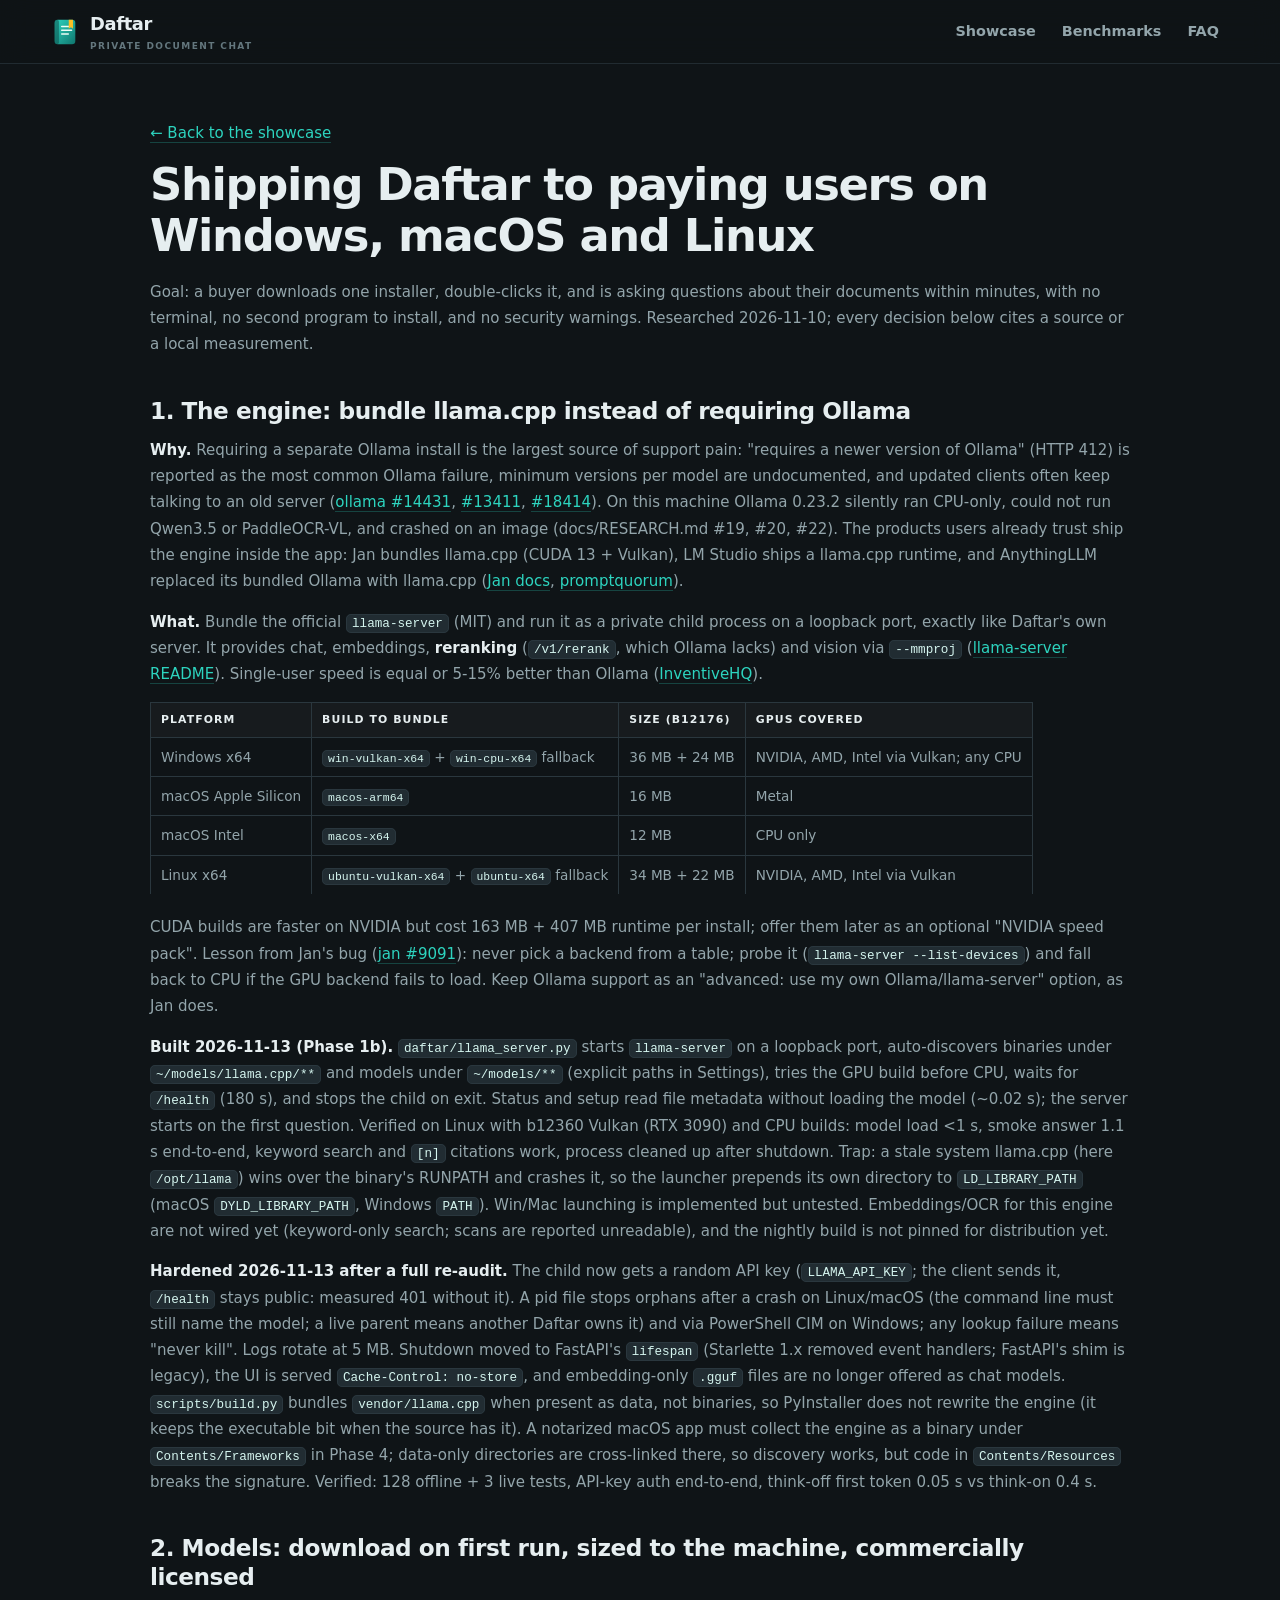
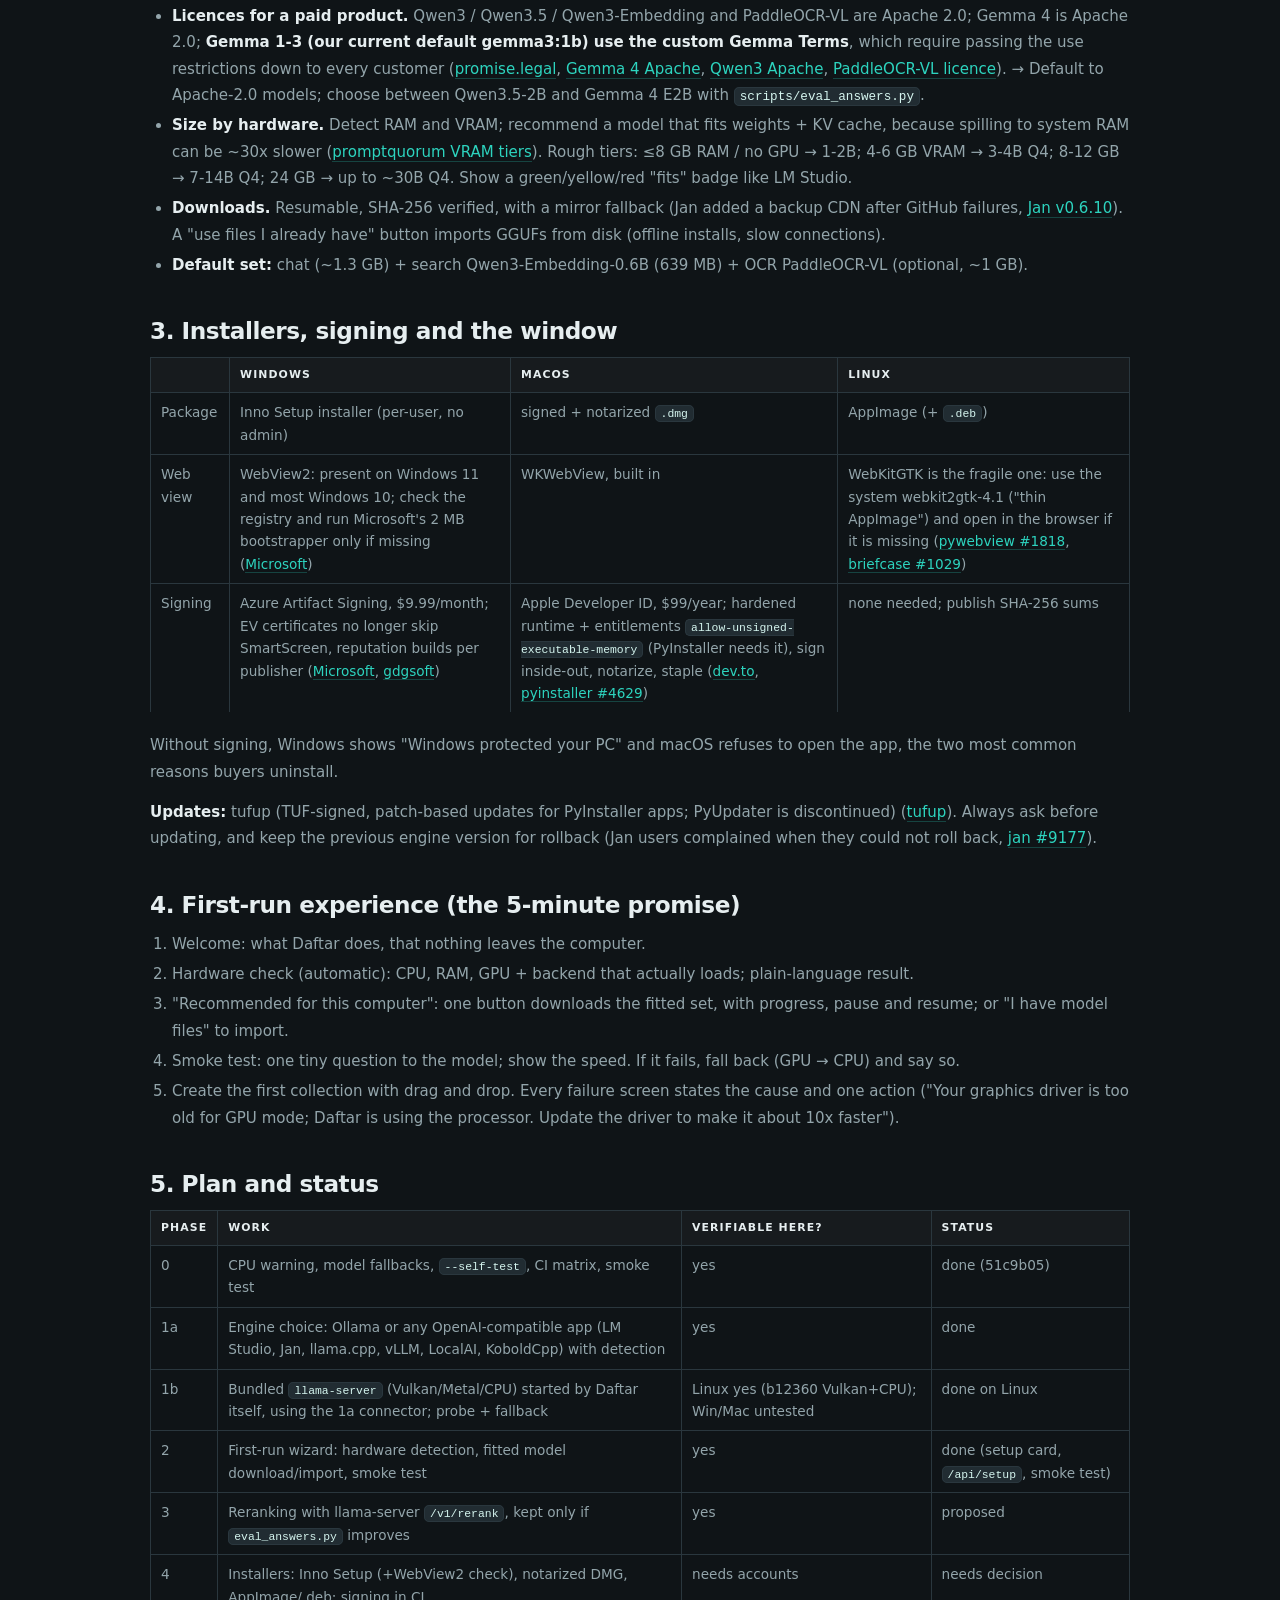
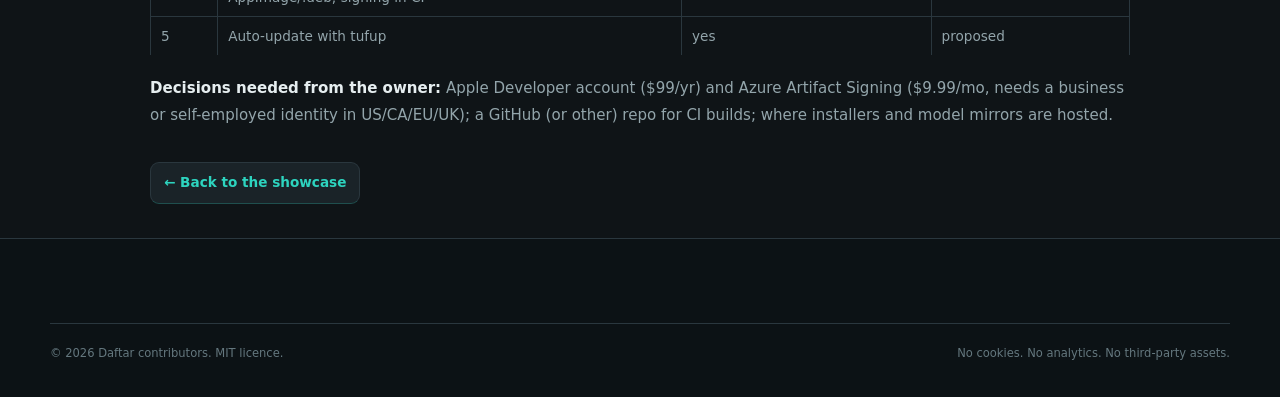
<file: docs/distribution.html>
<!doctype html>
<html lang="en">
<head>
<meta charset="utf-8">
<meta name="viewport" content="width=device-width, initial-scale=1">
<title>Shipping Daftar — Daftar</title>
<meta name="description" content="The plan for installers and first-run experience on Windows, macOS and Linux.">
<meta name="color-scheme" content="dark">
<link rel="icon" href="data:image/svg+xml,%3Csvg xmlns='http://www.w3.org/2000/svg' viewBox='0 0 64 64'%3E%3Crect x='10' y='6' width='44' height='52' rx='7' fill='%2314b8a6'/%3E%3Cpath d='M25 20h21M25 28h21M25 36h14' stroke='%23ecfdf5' stroke-width='3.2' stroke-linecap='round'/%3E%3Cpath d='M40 6h9v19l-4.5-3.6L40 25z' fill='%23fbbf24'/%3E%3C/svg%3E">
<link rel="stylesheet" href="styles.css">
</head>
<body class="doc">
<a class="skip" href="#main">Skip to content</a>
<header class="nav"><div class="nav-in">
  <a class="brand" href="index.html" aria-label="Daftar home"><svg viewBox="0 0 64 64" aria-hidden="true"><defs><linearGradient id="lgd" x1="0" y1="0" x2="1" y2="1"><stop offset="0" stop-color="#2dd4bf"/><stop offset="1" stop-color="#0f766e"/></linearGradient></defs><rect x="10" y="6" width="44" height="52" rx="7" fill="url(#lgd)"/><rect x="10" y="6" width="9" height="52" rx="4" fill="#0b4f4a" opacity=".55"/><path d="M25 20h21M25 28h21M25 36h14" stroke="#ecfdf5" stroke-width="3.2" stroke-linecap="round"/><path d="M40 6h9v19l-4.5-3.6L40 25z" fill="#fbbf24"/></svg><span>Daftar<small>private document chat</small></span></a>
  <nav class="nav-links" aria-label="Main"><a href="index.html">Showcase</a><a href="index.html#benchmarks">Benchmarks</a><a href="index.html#faq">FAQ</a></nav>
</div></header>
<main class="container prose" id="main">
  <p class="doc-back"><a href="index.html">← Back to the showcase</a></p>
<h1>Shipping Daftar to paying users on Windows, macOS and Linux</h1>
<p>Goal: a buyer downloads one installer, double-clicks it, and is asking questions about their documents
within minutes, with no terminal, no second program to install, and no security warnings.
Researched 2026-11-10; every decision below cites a source or a local measurement.</p>
<h2>1. The engine: bundle llama.cpp instead of requiring Ollama</h2>
<p><strong>Why.</strong> Requiring a separate Ollama install is the largest source of support pain:
"requires a newer version of Ollama" (HTTP 412) is reported as the most common Ollama failure, minimum
versions per model are undocumented, and updated clients often keep talking to an old server
(<a href="https://github.com/ollama/ollama/issues/14431">ollama #14431</a>, <a href="https://github.com/ollama/ollama/issues/13411">#13411</a>,
<a href="https://github.com/ollama/ollama/issues/18414">#18414</a>). On this machine Ollama 0.23.2 silently ran CPU-only,
could not run Qwen3.5 or PaddleOCR-VL, and crashed on an image (docs/RESEARCH.md #19, #20, #22).
The products users already trust ship the engine inside the app: Jan bundles llama.cpp (CUDA 13 + Vulkan),
LM Studio ships a llama.cpp runtime, and AnythingLLM replaced its bundled Ollama with llama.cpp
(<a href="https://www.jan.ai/docs/desktop/local-engine/llama-cpp">Jan docs</a>, <a href="https://www.promptquorum.com/local-llms/local-llm-one-click-installers">promptquorum</a>).</p>
<p><strong>What.</strong> Bundle the official <code>llama-server</code> (MIT) and run it as a private child process on a loopback port,
exactly like Daftar's own server. It provides chat, embeddings, <strong>reranking</strong> (<code>/v1/rerank</code>, which Ollama lacks)
and vision via <code>--mmproj</code> (<a href="https://github.com/ggml-org/llama.cpp/blob/master/tools/server/README.md">llama-server README</a>).
Single-user speed is equal or 5-15% better than Ollama (<a href="https://inventivehq.com/blog/ollama-vs-llama-cpp-vs-lm-studio-benchmark">InventiveHQ</a>).</p>
<table>
<thead>
<tr>
<th>Platform</th>
<th>Build to bundle</th>
<th>Size (b12176)</th>
<th>GPUs covered</th>
</tr>
</thead>
<tbody>
<tr>
<td>Windows x64</td>
<td><code>win-vulkan-x64</code> + <code>win-cpu-x64</code> fallback</td>
<td>36 MB + 24 MB</td>
<td>NVIDIA, AMD, Intel via Vulkan; any CPU</td>
</tr>
<tr>
<td>macOS Apple Silicon</td>
<td><code>macos-arm64</code></td>
<td>16 MB</td>
<td>Metal</td>
</tr>
<tr>
<td>macOS Intel</td>
<td><code>macos-x64</code></td>
<td>12 MB</td>
<td>CPU only</td>
</tr>
<tr>
<td>Linux x64</td>
<td><code>ubuntu-vulkan-x64</code> + <code>ubuntu-x64</code> fallback</td>
<td>34 MB + 22 MB</td>
<td>NVIDIA, AMD, Intel via Vulkan</td>
</tr>
</tbody>
</table>
<p>CUDA builds are faster on NVIDIA but cost 163 MB + 407 MB runtime per install; offer them later as an optional
"NVIDIA speed pack". Lesson from Jan's bug (<a href="https://github.com/janhq/jan/issues/9091">jan #9091</a>): never pick a
backend from a table; probe it (<code>llama-server --list-devices</code>) and fall back to CPU if the GPU backend fails to load.
Keep Ollama support as an "advanced: use my own Ollama/llama-server" option, as Jan does.</p>
<p><strong>Built 2026-11-13 (Phase 1b).</strong> <code>daftar/llama_server.py</code> starts <code>llama-server</code> on a loopback port,
auto-discovers binaries under <code>~/models/llama.cpp/**</code> and models under <code>~/models/**</code> (explicit paths in
Settings), tries the GPU build before CPU, waits for <code>/health</code> (180 s), and stops the child on exit.
Status and setup read file metadata without loading the model (~0.02 s); the server starts on the first
question. Verified on Linux with b12360 Vulkan (RTX 3090) and CPU builds: model load &lt;1 s, smoke answer
1.1 s end-to-end, keyword search and <code>[n]</code> citations work, process cleaned up after shutdown. Trap: a stale
system llama.cpp (here <code>/opt/llama</code>) wins over the binary's RUNPATH and crashes it, so the launcher prepends
its own directory to <code>LD_LIBRARY_PATH</code> (macOS <code>DYLD_LIBRARY_PATH</code>, Windows <code>PATH</code>). Win/Mac launching is
implemented but untested. Embeddings/OCR for this engine are not wired yet (keyword-only search; scans are
reported unreadable), and the nightly build is not pinned for distribution yet.</p>
<p><strong>Hardened 2026-11-13 after a full re-audit.</strong> The child now gets a random API key (<code>LLAMA_API_KEY</code>; the
client sends it, <code>/health</code> stays public: measured 401 without it). A pid file stops orphans after a crash on
Linux/macOS (the command line must still name the model; a live parent means another Daftar owns it) and via
PowerShell CIM on Windows; any lookup failure means "never kill". Logs rotate at 5 MB. Shutdown moved to
FastAPI's <code>lifespan</code> (Starlette 1.x removed event handlers; FastAPI's shim is legacy), the UI is served
<code>Cache-Control: no-store</code>, and embedding-only <code>.gguf</code> files are no longer offered as chat models.
<code>scripts/build.py</code> bundles <code>vendor/llama.cpp</code> when present as data, not binaries, so PyInstaller does not
rewrite the engine (it keeps the executable bit when the source has it). A notarized macOS app must collect
the engine as a binary under <code>Contents/Frameworks</code> in Phase 4; data-only directories are cross-linked there,
so discovery works, but code in <code>Contents/Resources</code> breaks the signature. Verified: 128 offline + 3 live
tests, API-key auth end-to-end, think-off first token 0.05 s vs think-on 0.4 s.</p>
<h2>2. Models: download on first run, sized to the machine, commercially licensed</h2>
<ul>
<li><strong>Licences for a paid product.</strong> Qwen3 / Qwen3.5 / Qwen3-Embedding and PaddleOCR-VL are Apache 2.0; Gemma 4 is
  Apache 2.0; <strong>Gemma 1-3 (our current default gemma3:1b) use the custom Gemma Terms</strong>, which require passing the use
  restrictions down to every customer (<a href="https://blog.promise.legal/open-weight-ai-license-trap-startups/">promise.legal</a>,
  <a href="https://www.mindstudio.ai/blog/what-is-gemma-4-apache-2-license-commercial-ai-deployment">Gemma 4 Apache</a>,
  <a href="https://nanobase.ai/answers/open-weight-models/qwen-3-commercial-license">Qwen3 Apache</a>,
  <a href="https://huggingface.co/PaddlePaddle/PaddleOCR-VL-1.6/blob/main/LICENSE">PaddleOCR-VL licence</a>).
  → Default to Apache-2.0 models; choose between Qwen3.5-2B and Gemma 4 E2B with <code>scripts/eval_answers.py</code>.</li>
<li><strong>Size by hardware.</strong> Detect RAM and VRAM; recommend a model that fits weights + KV cache, because spilling to
  system RAM can be ~30x slower (<a href="https://www.promptquorum.com/local-llms">promptquorum VRAM tiers</a>). Rough tiers:
  ≤8 GB RAM / no GPU → 1-2B; 4-6 GB VRAM → 3-4B Q4; 8-12 GB → 7-14B Q4; 24 GB → up to ~30B Q4. Show a green/yellow/red
  "fits" badge like LM Studio.</li>
<li><strong>Downloads.</strong> Resumable, SHA-256 verified, with a mirror fallback (Jan added a backup CDN after GitHub failures,
  <a href="https://www.jan.ai/changelog/2025-09-18-auto-optimize-vision-imports">Jan v0.6.10</a>). A "use files I already have"
  button imports GGUFs from disk (offline installs, slow connections).</li>
<li><strong>Default set:</strong> chat (~1.3 GB) + search Qwen3-Embedding-0.6B (639 MB) + OCR PaddleOCR-VL (optional, ~1 GB).</li>
</ul>
<h2>3. Installers, signing and the window</h2>
<table>
<thead>
<tr>
<th></th>
<th>Windows</th>
<th>macOS</th>
<th>Linux</th>
</tr>
</thead>
<tbody>
<tr>
<td>Package</td>
<td>Inno Setup installer (per-user, no admin)</td>
<td>signed + notarized <code>.dmg</code></td>
<td>AppImage (+ <code>.deb</code>)</td>
</tr>
<tr>
<td>Web view</td>
<td>WebView2: present on Windows 11 and most Windows 10; check the registry and run Microsoft's 2 MB bootstrapper only if missing (<a href="https://learn.microsoft.com/en-us/microsoft-edge/webview2/concepts/distribution">Microsoft</a>)</td>
<td>WKWebView, built in</td>
<td>WebKitGTK is the fragile one: use the system webkit2gtk-4.1 ("thin AppImage") and open in the browser if it is missing (<a href="https://github.com/r0x0r/pywebview/discussions/1818">pywebview #1818</a>, <a href="https://github.com/beeware/briefcase/issues/1029">briefcase #1029</a>)</td>
</tr>
<tr>
<td>Signing</td>
<td>Azure Artifact Signing, $9.99/month; EV certificates no longer skip SmartScreen, reputation builds per publisher (<a href="https://learn.microsoft.com/en-us/windows/apps/package-and-deploy/smartscreen-reputation">Microsoft</a>, <a href="https://www.gdgsoft.com/faq/azure-trusted-signing-cost-effective-exe-code-signing">gdgsoft</a>)</td>
<td>Apple Developer ID, $99/year; hardened runtime + entitlements <code>allow-unsigned-executable-memory</code> (PyInstaller needs it), sign inside-out, notarize, staple (<a href="https://dev.to/shipyourpythonapp/shipping-a-python-desktop-app-to-real-users-everything-that-breaks-after-pyinstaller-succeeds-118f">dev.to</a>, <a href="https://github.com/pyinstaller/pyinstaller/issues/4629">pyinstaller #4629</a>)</td>
<td>none needed; publish SHA-256 sums</td>
</tr>
</tbody>
</table>
<p>Without signing, Windows shows "Windows protected your PC" and macOS refuses to open the app, the two most
common reasons buyers uninstall.</p>
<p><strong>Updates:</strong> tufup (TUF-signed, patch-based updates for PyInstaller apps; PyUpdater is discontinued)
(<a href="https://github.com/dennisvang/tufup">tufup</a>). Always ask before updating, and keep the previous engine
version for rollback (Jan users complained when they could not roll back, <a href="https://github.com/janhq/jan/issues/9177">jan #9177</a>).</p>
<h2>4. First-run experience (the 5-minute promise)</h2>
<ol>
<li>Welcome: what Daftar does, that nothing leaves the computer.</li>
<li>Hardware check (automatic): CPU, RAM, GPU + backend that actually loads; plain-language result.</li>
<li>"Recommended for this computer": one button downloads the fitted set, with progress, pause and resume; or
   "I have model files" to import.</li>
<li>Smoke test: one tiny question to the model; show the speed. If it fails, fall back (GPU → CPU) and say so.</li>
<li>Create the first collection with drag and drop.
Every failure screen states the cause and one action ("Your graphics driver is too old for GPU mode; Daftar is
using the processor. Update the driver to make it about 10x faster").</li>
</ol>
<h2>5. Plan and status</h2>
<table>
<thead>
<tr>
<th>Phase</th>
<th>Work</th>
<th>Verifiable here?</th>
<th>Status</th>
</tr>
</thead>
<tbody>
<tr>
<td>0</td>
<td>CPU warning, model fallbacks, <code>--self-test</code>, CI matrix, smoke test</td>
<td>yes</td>
<td>done (51c9b05)</td>
</tr>
<tr>
<td>1a</td>
<td>Engine choice: Ollama or any OpenAI-compatible app (LM Studio, Jan, llama.cpp, vLLM, LocalAI, KoboldCpp) with detection</td>
<td>yes</td>
<td>done</td>
</tr>
<tr>
<td>1b</td>
<td>Bundled <code>llama-server</code> (Vulkan/Metal/CPU) started by Daftar itself, using the 1a connector; probe + fallback</td>
<td>Linux yes (b12360 Vulkan+CPU); Win/Mac untested</td>
<td>done on Linux</td>
</tr>
<tr>
<td>2</td>
<td>First-run wizard: hardware detection, fitted model download/import, smoke test</td>
<td>yes</td>
<td>done (setup card, <code>/api/setup</code>, smoke test)</td>
</tr>
<tr>
<td>3</td>
<td>Reranking with llama-server <code>/v1/rerank</code>, kept only if <code>eval_answers.py</code> improves</td>
<td>yes</td>
<td>proposed</td>
</tr>
<tr>
<td>4</td>
<td>Installers: Inno Setup (+WebView2 check), notarized DMG, AppImage/.deb; signing in CI</td>
<td>needs accounts</td>
<td>needs decision</td>
</tr>
<tr>
<td>5</td>
<td>Auto-update with tufup</td>
<td>yes</td>
<td>proposed</td>
</tr>
</tbody>
</table>
<p><strong>Decisions needed from the owner:</strong> Apple Developer account ($99/yr) and Azure Artifact Signing ($9.99/mo,
needs a business or self-employed identity in US/CA/EU/UK); a GitHub (or other) repo for CI builds;
where installers and model mirrors are hosted.</p>
  <p class="doc-back bottom"><a class="btn small" href="index.html">← Back to the showcase</a></p>
</main>
<footer class="footer"><div class="container"><div class="foot-bottom"><span>© 2026 Daftar contributors. MIT licence.</span><span>No cookies. No analytics. No third-party assets.</span></div></div></footer>
</body>
</html>
</file>
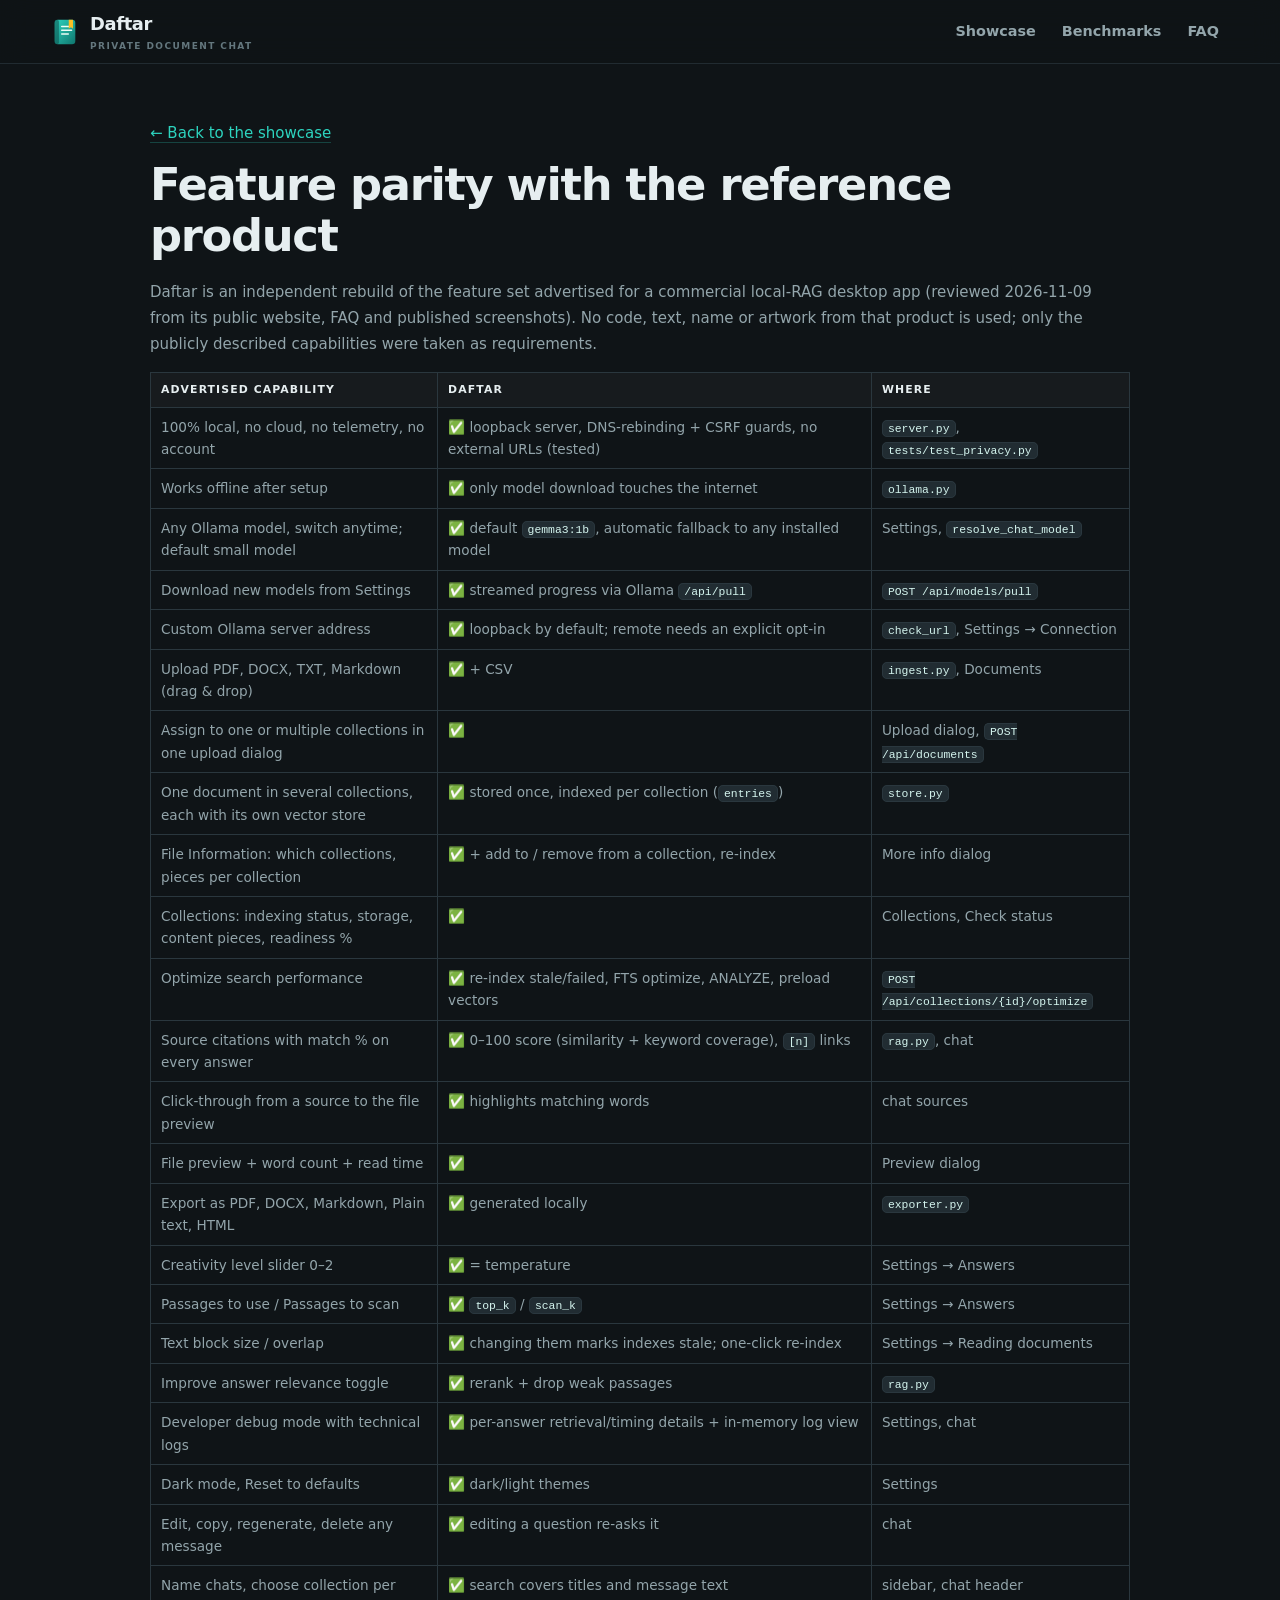
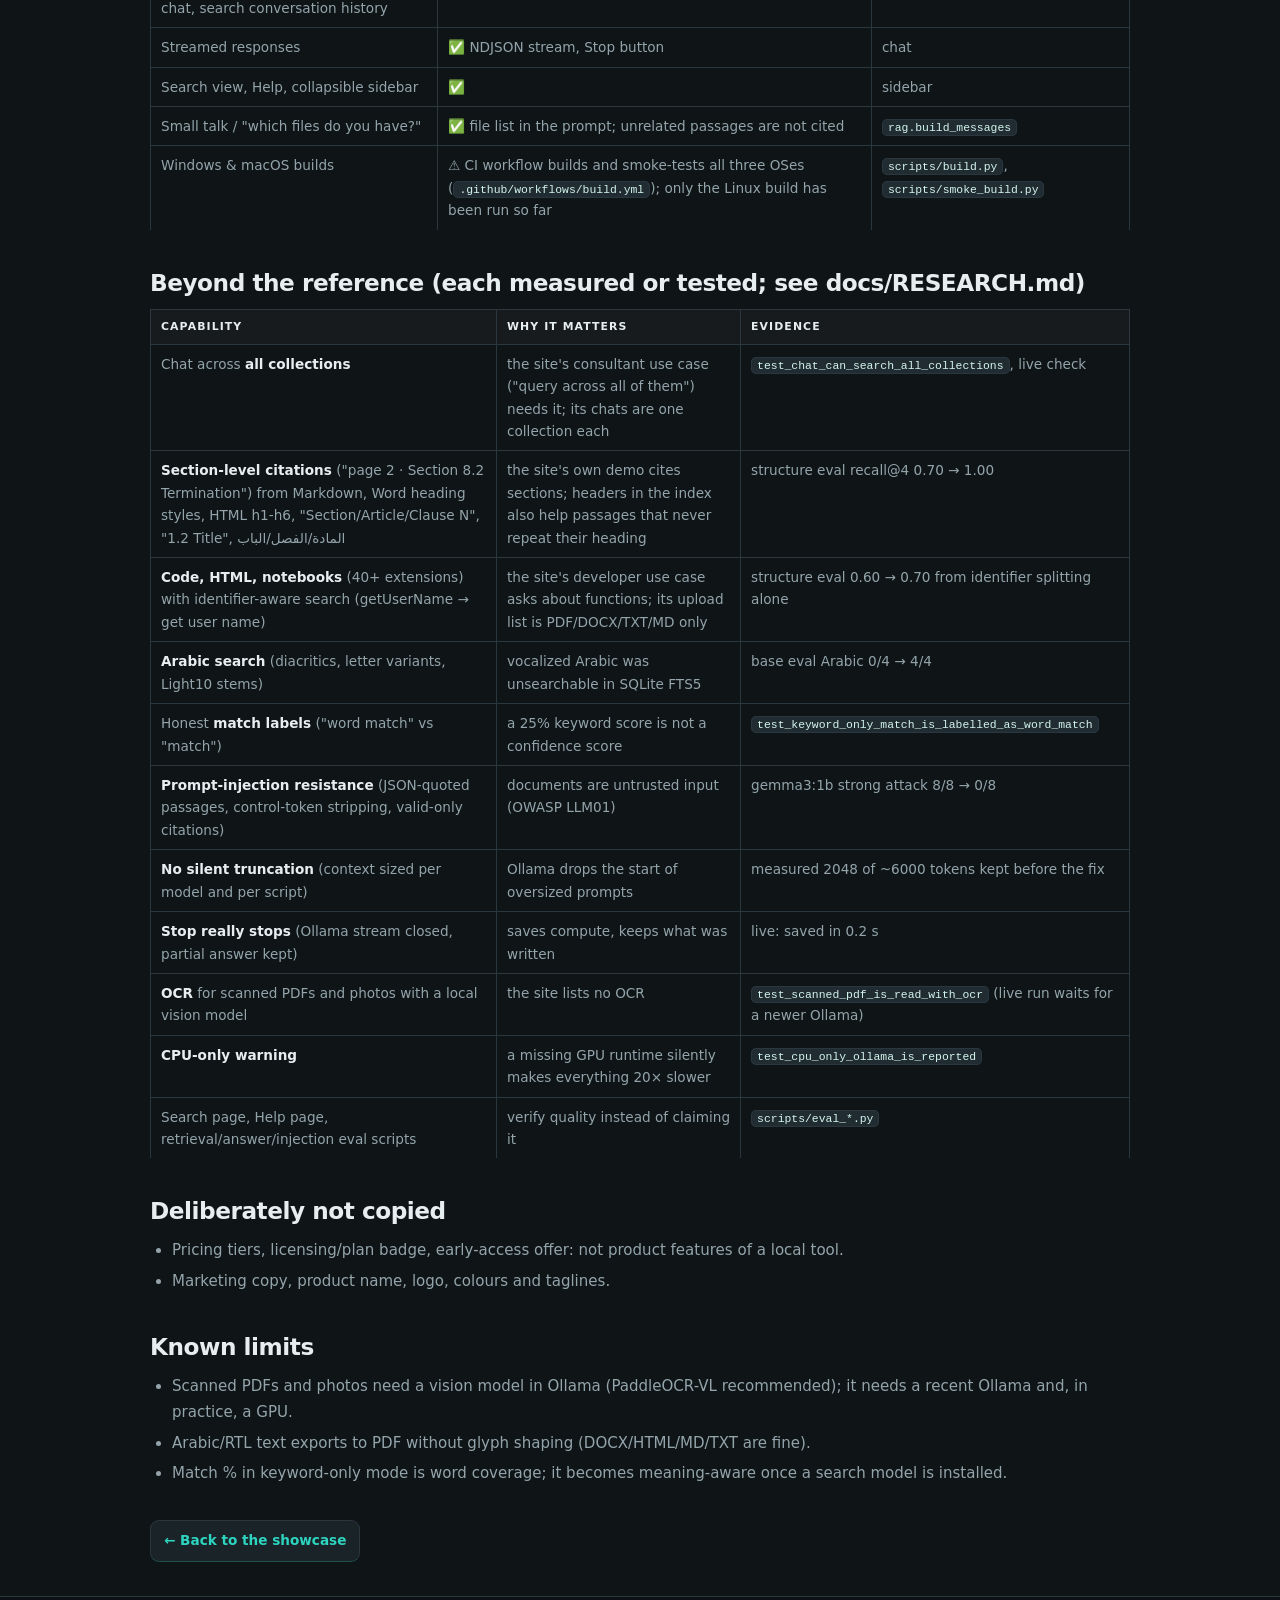
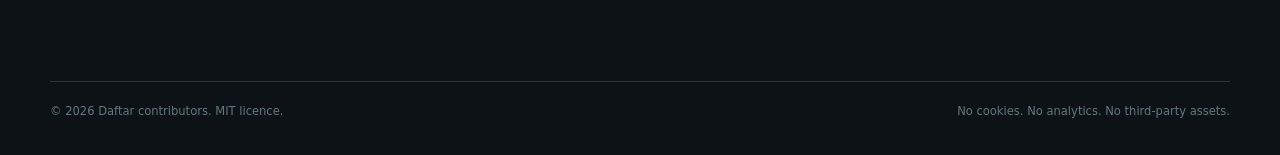
<file: docs/gap.html>
<!doctype html>
<html lang="en">
<head>
<meta charset="utf-8">
<meta name="viewport" content="width=device-width, initial-scale=1">
<title>Feature parity and capability gaps — Daftar</title>
<meta name="description" content="What this build does, what it does not, and where each capability lives.">
<meta name="color-scheme" content="dark">
<link rel="icon" href="data:image/svg+xml,%3Csvg xmlns='http://www.w3.org/2000/svg' viewBox='0 0 64 64'%3E%3Crect x='10' y='6' width='44' height='52' rx='7' fill='%2314b8a6'/%3E%3Cpath d='M25 20h21M25 28h21M25 36h14' stroke='%23ecfdf5' stroke-width='3.2' stroke-linecap='round'/%3E%3Cpath d='M40 6h9v19l-4.5-3.6L40 25z' fill='%23fbbf24'/%3E%3C/svg%3E">
<link rel="stylesheet" href="styles.css">
</head>
<body class="doc">
<a class="skip" href="#main">Skip to content</a>
<header class="nav"><div class="nav-in">
  <a class="brand" href="index.html" aria-label="Daftar home"><svg viewBox="0 0 64 64" aria-hidden="true"><defs><linearGradient id="lgd" x1="0" y1="0" x2="1" y2="1"><stop offset="0" stop-color="#2dd4bf"/><stop offset="1" stop-color="#0f766e"/></linearGradient></defs><rect x="10" y="6" width="44" height="52" rx="7" fill="url(#lgd)"/><rect x="10" y="6" width="9" height="52" rx="4" fill="#0b4f4a" opacity=".55"/><path d="M25 20h21M25 28h21M25 36h14" stroke="#ecfdf5" stroke-width="3.2" stroke-linecap="round"/><path d="M40 6h9v19l-4.5-3.6L40 25z" fill="#fbbf24"/></svg><span>Daftar<small>private document chat</small></span></a>
  <nav class="nav-links" aria-label="Main"><a href="index.html">Showcase</a><a href="index.html#benchmarks">Benchmarks</a><a href="index.html#faq">FAQ</a></nav>
</div></header>
<main class="container prose" id="main">
  <p class="doc-back"><a href="index.html">← Back to the showcase</a></p>
<h1>Feature parity with the reference product</h1>
<p>Daftar is an independent rebuild of the feature set advertised for a commercial local-RAG desktop app
(reviewed 2026-11-09 from its public website, FAQ and published screenshots). No code, text, name or
artwork from that product is used; only the publicly described capabilities were taken as requirements.</p>
<table>
<thead>
<tr>
<th>Advertised capability</th>
<th>Daftar</th>
<th>Where</th>
</tr>
</thead>
<tbody>
<tr>
<td>100% local, no cloud, no telemetry, no account</td>
<td>✅ loopback server, DNS-rebinding + CSRF guards, no external URLs (tested)</td>
<td><code>server.py</code>, <code>tests/test_privacy.py</code></td>
</tr>
<tr>
<td>Works offline after setup</td>
<td>✅ only model download touches the internet</td>
<td><code>ollama.py</code></td>
</tr>
<tr>
<td>Any Ollama model, switch anytime; default small model</td>
<td>✅ default <code>gemma3:1b</code>, automatic fallback to any installed model</td>
<td>Settings, <code>resolve_chat_model</code></td>
</tr>
<tr>
<td>Download new models from Settings</td>
<td>✅ streamed progress via Ollama <code>/api/pull</code></td>
<td><code>POST /api/models/pull</code></td>
</tr>
<tr>
<td>Custom Ollama server address</td>
<td>✅ loopback by default; remote needs an explicit opt-in</td>
<td><code>check_url</code>, Settings → Connection</td>
</tr>
<tr>
<td>Upload PDF, DOCX, TXT, Markdown (drag &amp; drop)</td>
<td>✅ + CSV</td>
<td><code>ingest.py</code>, Documents</td>
</tr>
<tr>
<td>Assign to one or multiple collections in one upload dialog</td>
<td>✅</td>
<td>Upload dialog, <code>POST /api/documents</code></td>
</tr>
<tr>
<td>One document in several collections, each with its own vector store</td>
<td>✅ stored once, indexed per collection (<code>entries</code>)</td>
<td><code>store.py</code></td>
</tr>
<tr>
<td>File Information: which collections, pieces per collection</td>
<td>✅ + add to / remove from a collection, re-index</td>
<td>More info dialog</td>
</tr>
<tr>
<td>Collections: indexing status, storage, content pieces, readiness %</td>
<td>✅</td>
<td>Collections, Check status</td>
</tr>
<tr>
<td>Optimize search performance</td>
<td>✅ re-index stale/failed, FTS optimize, ANALYZE, preload vectors</td>
<td><code>POST /api/collections/{id}/optimize</code></td>
</tr>
<tr>
<td>Source citations with match % on every answer</td>
<td>✅ 0–100 score (similarity + keyword coverage), <code>[n]</code> links</td>
<td><code>rag.py</code>, chat</td>
</tr>
<tr>
<td>Click-through from a source to the file preview</td>
<td>✅ highlights matching words</td>
<td>chat sources</td>
</tr>
<tr>
<td>File preview + word count + read time</td>
<td>✅</td>
<td>Preview dialog</td>
</tr>
<tr>
<td>Export as PDF, DOCX, Markdown, Plain text, HTML</td>
<td>✅ generated locally</td>
<td><code>exporter.py</code></td>
</tr>
<tr>
<td>Creativity level slider 0–2</td>
<td>✅ = temperature</td>
<td>Settings → Answers</td>
</tr>
<tr>
<td>Passages to use / Passages to scan</td>
<td>✅ <code>top_k</code> / <code>scan_k</code></td>
<td>Settings → Answers</td>
</tr>
<tr>
<td>Text block size / overlap</td>
<td>✅ changing them marks indexes stale; one-click re-index</td>
<td>Settings → Reading documents</td>
</tr>
<tr>
<td>Improve answer relevance toggle</td>
<td>✅ rerank + drop weak passages</td>
<td><code>rag.py</code></td>
</tr>
<tr>
<td>Developer debug mode with technical logs</td>
<td>✅ per-answer retrieval/timing details + in-memory log view</td>
<td>Settings, chat</td>
</tr>
<tr>
<td>Dark mode, Reset to defaults</td>
<td>✅ dark/light themes</td>
<td>Settings</td>
</tr>
<tr>
<td>Edit, copy, regenerate, delete any message</td>
<td>✅ editing a question re-asks it</td>
<td>chat</td>
</tr>
<tr>
<td>Name chats, choose collection per chat, search conversation history</td>
<td>✅ search covers titles and message text</td>
<td>sidebar, chat header</td>
</tr>
<tr>
<td>Streamed responses</td>
<td>✅ NDJSON stream, Stop button</td>
<td>chat</td>
</tr>
<tr>
<td>Search view, Help, collapsible sidebar</td>
<td>✅</td>
<td>sidebar</td>
</tr>
<tr>
<td>Small talk / "which files do you have?"</td>
<td>✅ file list in the prompt; unrelated passages are not cited</td>
<td><code>rag.build_messages</code></td>
</tr>
<tr>
<td>Windows &amp; macOS builds</td>
<td>⚠️ CI workflow builds and smoke-tests all three OSes (<code>.github/workflows/build.yml</code>); only the Linux build has been run so far</td>
<td><code>scripts/build.py</code>, <code>scripts/smoke_build.py</code></td>
</tr>
</tbody>
</table>
<h2>Beyond the reference (each measured or tested; see docs/RESEARCH.md)</h2>
<table>
<thead>
<tr>
<th>Capability</th>
<th>Why it matters</th>
<th>Evidence</th>
</tr>
</thead>
<tbody>
<tr>
<td>Chat across <strong>all collections</strong></td>
<td>the site's consultant use case ("query across all of them") needs it; its chats are one collection each</td>
<td><code>test_chat_can_search_all_collections</code>, live check</td>
</tr>
<tr>
<td><strong>Section-level citations</strong> ("page 2 · Section 8.2 Termination") from Markdown, Word heading styles, HTML h1-h6, "Section/Article/Clause N", "1.2 Title", المادة/الفصل/الباب</td>
<td>the site's own demo cites sections; headers in the index also help passages that never repeat their heading</td>
<td>structure eval recall@4 0.70 → 1.00</td>
</tr>
<tr>
<td><strong>Code, HTML, notebooks</strong> (40+ extensions) with identifier-aware search (getUserName → get user name)</td>
<td>the site's developer use case asks about functions; its upload list is PDF/DOCX/TXT/MD only</td>
<td>structure eval 0.60 → 0.70 from identifier splitting alone</td>
</tr>
<tr>
<td><strong>Arabic search</strong> (diacritics, letter variants, Light10 stems)</td>
<td>vocalized Arabic was unsearchable in SQLite FTS5</td>
<td>base eval Arabic 0/4 → 4/4</td>
</tr>
<tr>
<td>Honest <strong>match labels</strong> ("word match" vs "match")</td>
<td>a 25% keyword score is not a confidence score</td>
<td><code>test_keyword_only_match_is_labelled_as_word_match</code></td>
</tr>
<tr>
<td><strong>Prompt-injection resistance</strong> (JSON-quoted passages, control-token stripping, valid-only citations)</td>
<td>documents are untrusted input (OWASP LLM01)</td>
<td>gemma3:1b strong attack 8/8 → 0/8</td>
</tr>
<tr>
<td><strong>No silent truncation</strong> (context sized per model and per script)</td>
<td>Ollama drops the start of oversized prompts</td>
<td>measured 2048 of ~6000 tokens kept before the fix</td>
</tr>
<tr>
<td><strong>Stop really stops</strong> (Ollama stream closed, partial answer kept)</td>
<td>saves compute, keeps what was written</td>
<td>live: saved in 0.2 s</td>
</tr>
<tr>
<td><strong>OCR</strong> for scanned PDFs and photos with a local vision model</td>
<td>the site lists no OCR</td>
<td><code>test_scanned_pdf_is_read_with_ocr</code> (live run waits for a newer Ollama)</td>
</tr>
<tr>
<td><strong>CPU-only warning</strong></td>
<td>a missing GPU runtime silently makes everything 20× slower</td>
<td><code>test_cpu_only_ollama_is_reported</code></td>
</tr>
<tr>
<td>Search page, Help page, retrieval/answer/injection eval scripts</td>
<td>verify quality instead of claiming it</td>
<td><code>scripts/eval_*.py</code></td>
</tr>
</tbody>
</table>
<h2>Deliberately not copied</h2>
<ul>
<li>Pricing tiers, licensing/plan badge, early-access offer: not product features of a local tool.</li>
<li>Marketing copy, product name, logo, colours and taglines.</li>
</ul>
<h2>Known limits</h2>
<ul>
<li>Scanned PDFs and photos need a vision model in Ollama (PaddleOCR-VL recommended); it needs a recent Ollama and, in practice, a GPU.</li>
<li>Arabic/RTL text exports to PDF without glyph shaping (DOCX/HTML/MD/TXT are fine).</li>
<li>Match % in keyword-only mode is word coverage; it becomes meaning-aware once a search model is installed.</li>
</ul>
  <p class="doc-back bottom"><a class="btn small" href="index.html">← Back to the showcase</a></p>
</main>
<footer class="footer"><div class="container"><div class="foot-bottom"><span>© 2026 Daftar contributors. MIT licence.</span><span>No cookies. No analytics. No third-party assets.</span></div></div></footer>
</body>
</html>
</file>
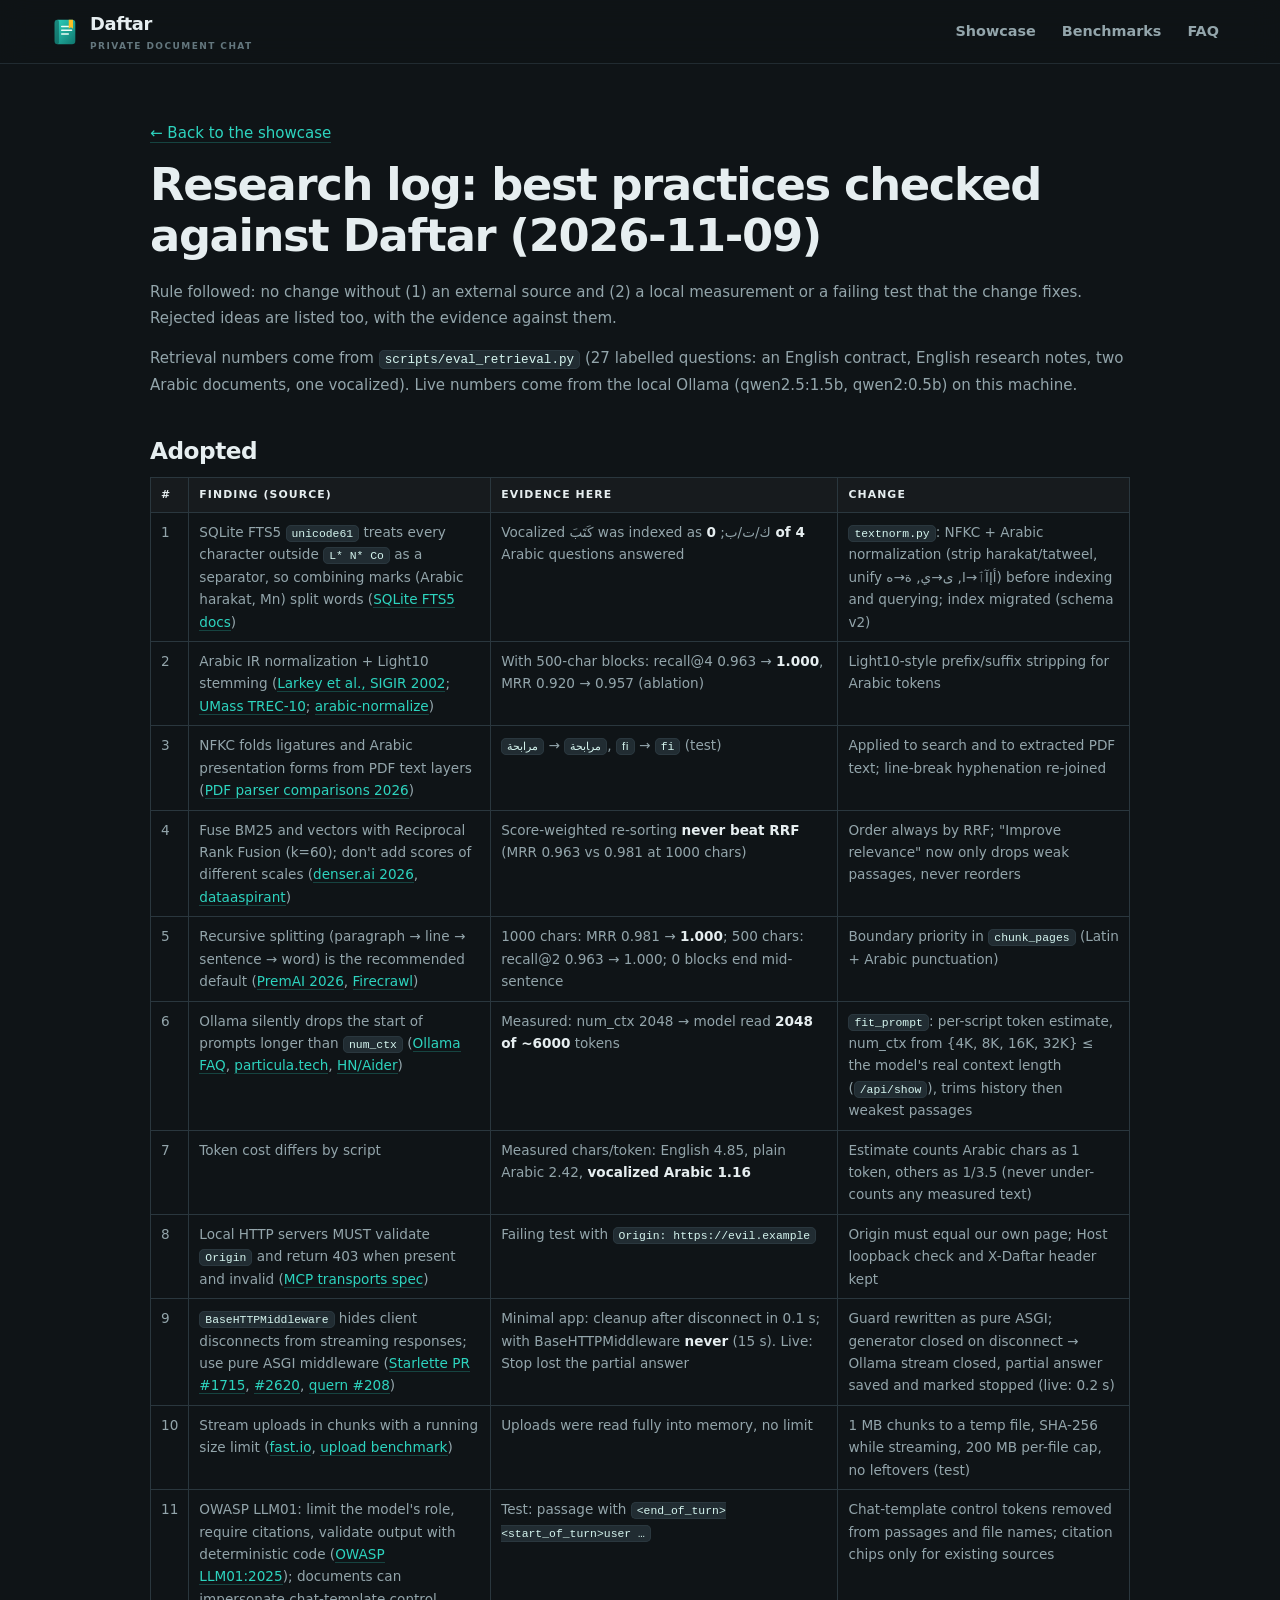
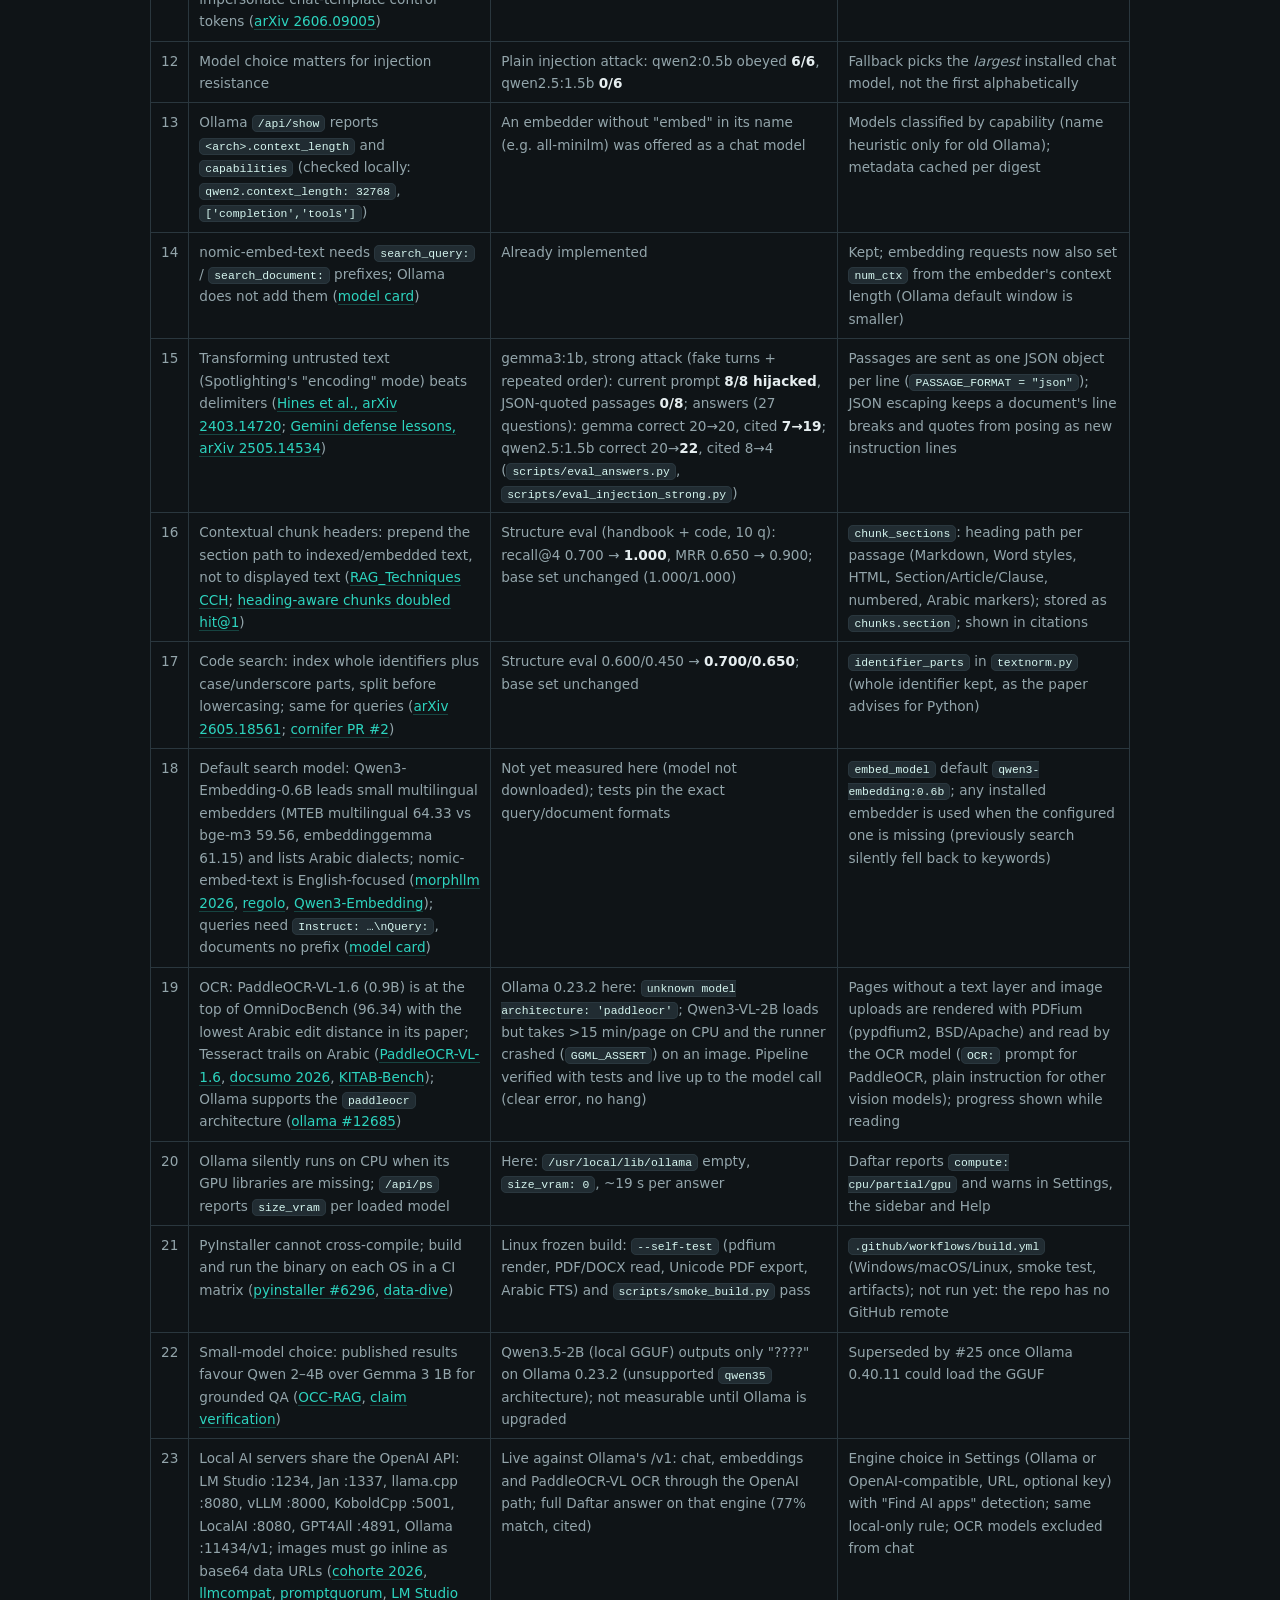
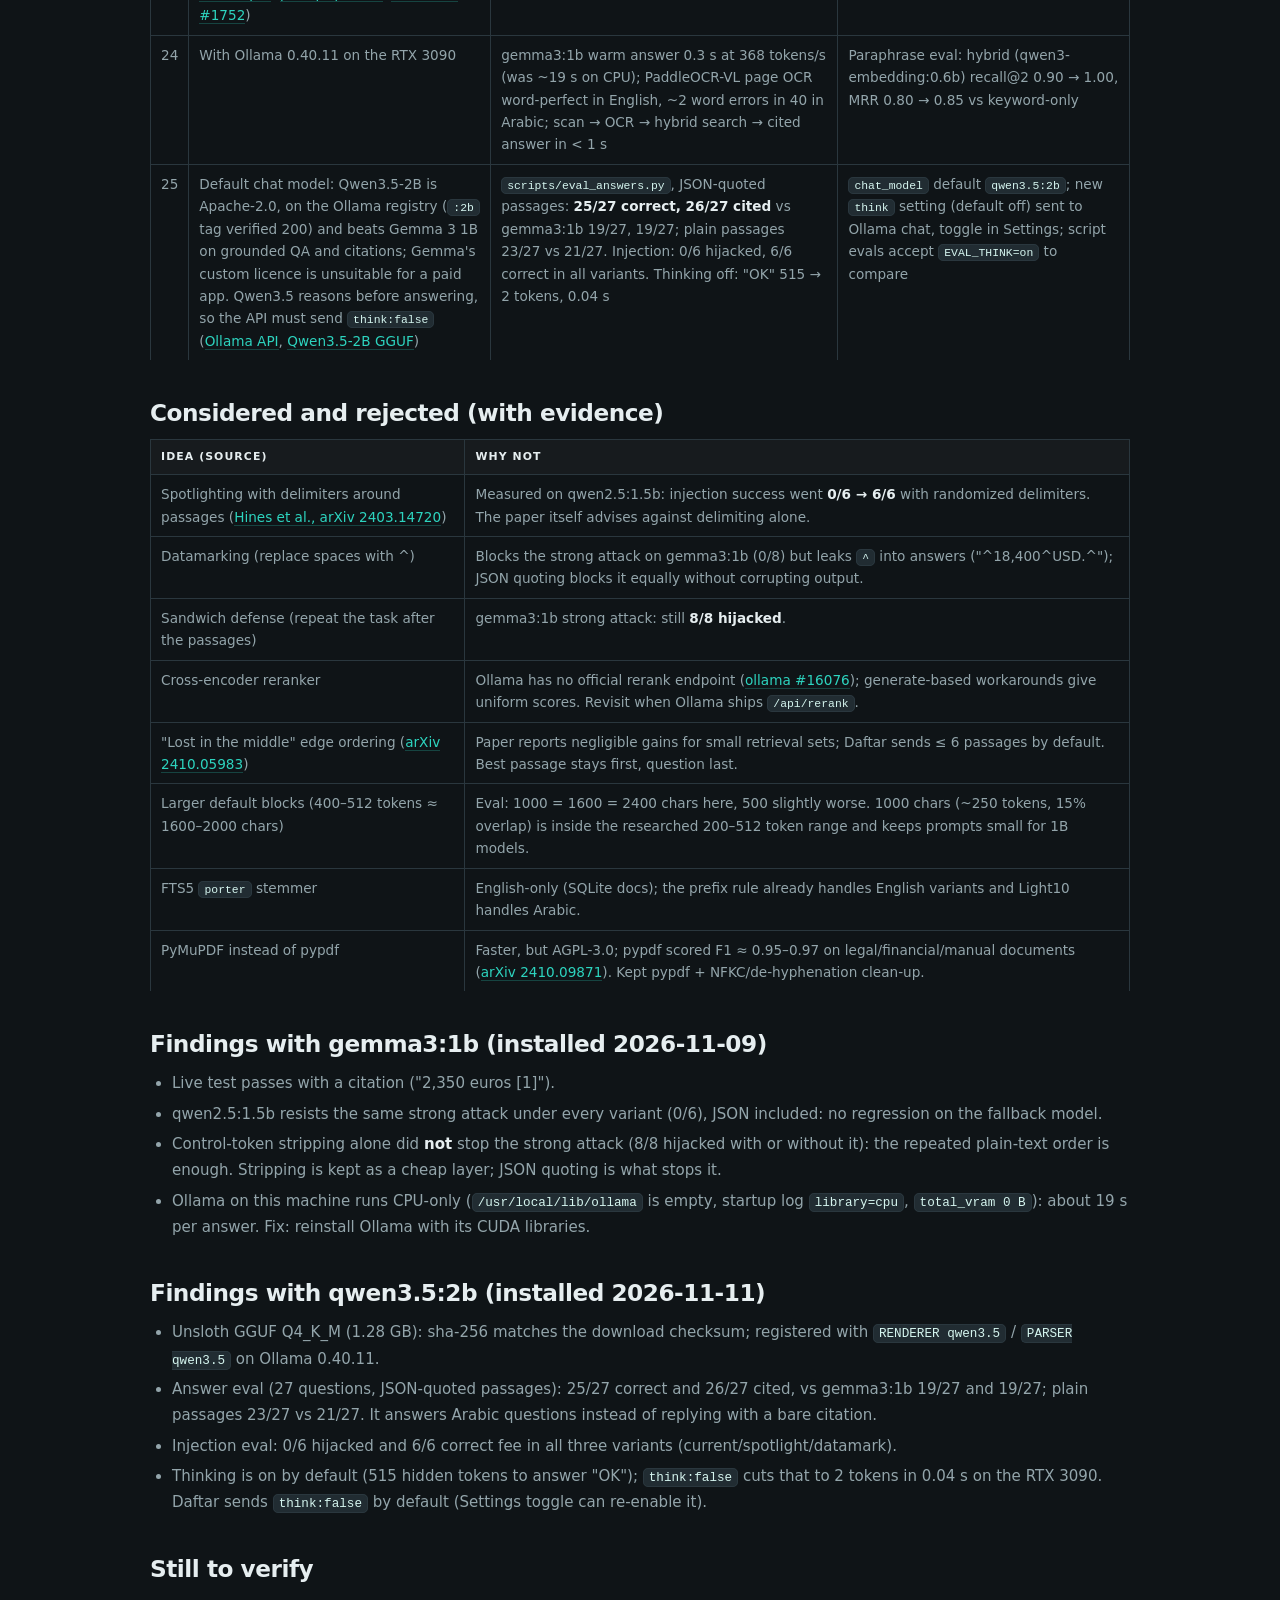
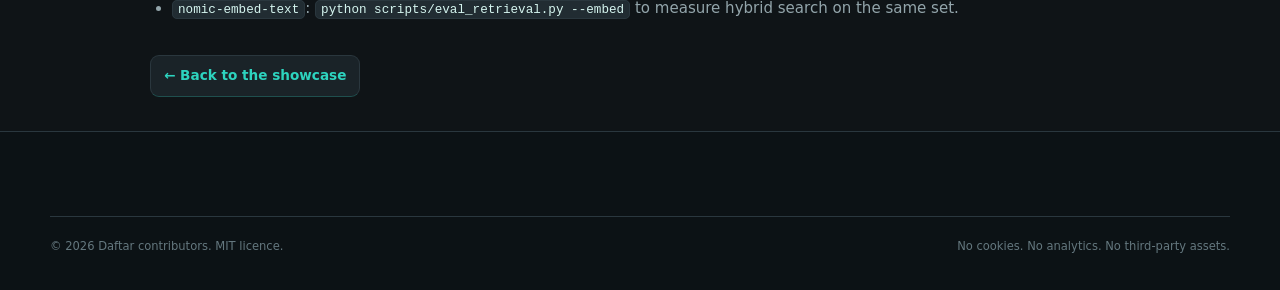
<file: docs/research.html>
<!doctype html>
<html lang="en">
<head>
<meta charset="utf-8">
<meta name="viewport" content="width=device-width, initial-scale=1">
<title>Research log — Daftar</title>
<meta name="description" content="Every retrieval, security and packaging decision, with its source and local measurement.">
<meta name="color-scheme" content="dark">
<link rel="icon" href="data:image/svg+xml,%3Csvg xmlns='http://www.w3.org/2000/svg' viewBox='0 0 64 64'%3E%3Crect x='10' y='6' width='44' height='52' rx='7' fill='%2314b8a6'/%3E%3Cpath d='M25 20h21M25 28h21M25 36h14' stroke='%23ecfdf5' stroke-width='3.2' stroke-linecap='round'/%3E%3Cpath d='M40 6h9v19l-4.5-3.6L40 25z' fill='%23fbbf24'/%3E%3C/svg%3E">
<link rel="stylesheet" href="styles.css">
</head>
<body class="doc">
<a class="skip" href="#main">Skip to content</a>
<header class="nav"><div class="nav-in">
  <a class="brand" href="index.html" aria-label="Daftar home"><svg viewBox="0 0 64 64" aria-hidden="true"><defs><linearGradient id="lgd" x1="0" y1="0" x2="1" y2="1"><stop offset="0" stop-color="#2dd4bf"/><stop offset="1" stop-color="#0f766e"/></linearGradient></defs><rect x="10" y="6" width="44" height="52" rx="7" fill="url(#lgd)"/><rect x="10" y="6" width="9" height="52" rx="4" fill="#0b4f4a" opacity=".55"/><path d="M25 20h21M25 28h21M25 36h14" stroke="#ecfdf5" stroke-width="3.2" stroke-linecap="round"/><path d="M40 6h9v19l-4.5-3.6L40 25z" fill="#fbbf24"/></svg><span>Daftar<small>private document chat</small></span></a>
  <nav class="nav-links" aria-label="Main"><a href="index.html">Showcase</a><a href="index.html#benchmarks">Benchmarks</a><a href="index.html#faq">FAQ</a></nav>
</div></header>
<main class="container prose" id="main">
  <p class="doc-back"><a href="index.html">← Back to the showcase</a></p>
<h1>Research log: best practices checked against Daftar (2026-11-09)</h1>
<p>Rule followed: no change without (1) an external source and (2) a local measurement or a failing test
that the change fixes. Rejected ideas are listed too, with the evidence against them.</p>
<p>Retrieval numbers come from <code>scripts/eval_retrieval.py</code> (27 labelled questions: an English contract,
English research notes, two Arabic documents, one vocalized). Live numbers come from the local Ollama
(qwen2.5:1.5b, qwen2:0.5b) on this machine.</p>
<h2>Adopted</h2>
<table>
<thead>
<tr>
<th>#</th>
<th>Finding (source)</th>
<th>Evidence here</th>
<th>Change</th>
</tr>
</thead>
<tbody>
<tr>
<td>1</td>
<td>SQLite FTS5 <code>unicode61</code> treats every character outside <code>L* N* Co</code> as a separator, so combining marks (Arabic harakat, Mn) split words (<a href="https://www.sqlite.org/fts5.html">SQLite FTS5 docs</a>)</td>
<td>Vocalized كَتَبَ was indexed as ك/ت/ب; <strong>0 of 4</strong> Arabic questions answered</td>
<td><code>textnorm.py</code>: NFKC + Arabic normalization (strip harakat/tatweel, unify أإآٱ→ا, ى→ي, ة→ه) before indexing and querying; index migrated (schema v2)</td>
</tr>
<tr>
<td>2</td>
<td>Arabic IR normalization + Light10 stemming (<a href="https://ciir.cs.umass.edu/pubfiles/ir-249.pdf">Larkey et al., SIGIR 2002</a>; <a href="https://trec.nist.gov/pubs/trec10/papers/UMass_TREC10_Final.pdf">UMass TREC-10</a>; <a href="https://github.com/AbdeldjalilChougui/arabic-normalize">arabic-normalize</a>)</td>
<td>With 500-char blocks: recall@4 0.963 → <strong>1.000</strong>, MRR 0.920 → 0.957 (ablation)</td>
<td>Light10-style prefix/suffix stripping for Arabic tokens</td>
</tr>
<tr>
<td>3</td>
<td>NFKC folds ligatures and Arabic presentation forms from PDF text layers (<a href="https://www.nutrient.io/blog/best-python-pdf-libraries/">PDF parser comparisons 2026</a>)</td>
<td><code>ﻣﺮﺎﺑﺤﺔ</code> → <code>مرابحة</code>, <code>ﬁ</code> → <code>fi</code> (test)</td>
<td>Applied to search and to extracted PDF text; line-break hyphenation re-joined</td>
</tr>
<tr>
<td>4</td>
<td>Fuse BM25 and vectors with Reciprocal Rank Fusion (k=60); don't add scores of different scales (<a href="https://denser.ai/blog/hybrid-search-for-rag/">denser.ai 2026</a>, <a href="https://dataaspirant.com/blog/hybrid-search/">dataaspirant</a>)</td>
<td>Score-weighted re-sorting <strong>never beat RRF</strong> (MRR 0.963 vs 0.981 at 1000 chars)</td>
<td>Order always by RRF; "Improve relevance" now only drops weak passages, never reorders</td>
</tr>
<tr>
<td>5</td>
<td>Recursive splitting (paragraph → line → sentence → word) is the recommended default (<a href="https://www.premai.io/blog/rag-chunking-strategies-the-2026-benchmark-guide/">PremAI 2026</a>, <a href="https://www.firecrawl.dev/blog/best-chunking-strategies-rag">Firecrawl</a>)</td>
<td>1000 chars: MRR 0.981 → <strong>1.000</strong>; 500 chars: recall@2 0.963 → 1.000; 0 blocks end mid-sentence</td>
<td>Boundary priority in <code>chunk_pages</code> (Latin + Arabic punctuation)</td>
</tr>
<tr>
<td>6</td>
<td>Ollama silently drops the start of prompts longer than <code>num_ctx</code> (<a href="https://docs.ollama.com/faq">Ollama FAQ</a>, <a href="https://particula.tech/blog/ollama-num-ctx-silent-prompt-truncation">particula.tech</a>, <a href="https://news.ycombinator.com/item?id=42833427">HN/Aider</a>)</td>
<td>Measured: num_ctx 2048 → model read <strong>2048 of ~6000</strong> tokens</td>
<td><code>fit_prompt</code>: per-script token estimate, num_ctx from {4K, 8K, 16K, 32K} ≤ the model's real context length (<code>/api/show</code>), trims history then weakest passages</td>
</tr>
<tr>
<td>7</td>
<td>Token cost differs by script</td>
<td>Measured chars/token: English 4.85, plain Arabic 2.42, <strong>vocalized Arabic 1.16</strong></td>
<td>Estimate counts Arabic chars as 1 token, others as 1/3.5 (never under-counts any measured text)</td>
</tr>
<tr>
<td>8</td>
<td>Local HTTP servers MUST validate <code>Origin</code> and return 403 when present and invalid (<a href="https://modelcontextprotocol.io/specification/2025-03-26/basic/transports">MCP transports spec</a>)</td>
<td>Failing test with <code>Origin: https://evil.example</code></td>
<td>Origin must equal our own page; Host loopback check and X-Daftar header kept</td>
</tr>
<tr>
<td>9</td>
<td><code>BaseHTTPMiddleware</code> hides client disconnects from streaming responses; use pure ASGI middleware (<a href="https://github.com/Kludex/starlette/pull/1715">Starlette PR #1715</a>, <a href="https://github.com/Kludex/starlette/pull/2620">#2620</a>, <a href="https://github.com/quern-dev/quern/issues/208">quern #208</a>)</td>
<td>Minimal app: cleanup after disconnect in 0.1 s; with BaseHTTPMiddleware <strong>never</strong> (15 s). Live: Stop lost the partial answer</td>
<td>Guard rewritten as pure ASGI; generator closed on disconnect → Ollama stream closed, partial answer saved and marked stopped (live: 0.2 s)</td>
</tr>
<tr>
<td>10</td>
<td>Stream uploads in chunks with a running size limit (<a href="https://fast.io/resources/fastapi-upload-file-size-limit/">fast.io</a>, <a href="https://github.com/fedirz/fastapi-file-upload-benchmark">upload benchmark</a>)</td>
<td>Uploads were read fully into memory, no limit</td>
<td>1 MB chunks to a temp file, SHA-256 while streaming, 200 MB per-file cap, no leftovers (test)</td>
</tr>
<tr>
<td>11</td>
<td>OWASP LLM01: limit the model's role, require citations, validate output with deterministic code (<a href="https://genai.owasp.org/llmrisk/llm01-prompt-injection/">OWASP LLM01:2025</a>); documents can impersonate chat-template control tokens (<a href="https://arxiv.org/pdf/2606.09005">arXiv 2606.09005</a>)</td>
<td>Test: passage with <code>&lt;end_of_turn&gt;&lt;start_of_turn&gt;user …</code></td>
<td>Chat-template control tokens removed from passages and file names; citation chips only for existing sources</td>
</tr>
<tr>
<td>12</td>
<td>Model choice matters for injection resistance</td>
<td>Plain injection attack: qwen2:0.5b obeyed <strong>6/6</strong>, qwen2.5:1.5b <strong>0/6</strong></td>
<td>Fallback picks the <em>largest</em> installed chat model, not the first alphabetically</td>
</tr>
<tr>
<td>13</td>
<td>Ollama <code>/api/show</code> reports <code>&lt;arch&gt;.context_length</code> and <code>capabilities</code> (checked locally: <code>qwen2.context_length: 32768</code>, <code>['completion','tools']</code>)</td>
<td>An embedder without "embed" in its name (e.g. all-minilm) was offered as a chat model</td>
<td>Models classified by capability (name heuristic only for old Ollama); metadata cached per digest</td>
</tr>
<tr>
<td>14</td>
<td>nomic-embed-text needs <code>search_query:</code> / <code>search_document:</code> prefixes; Ollama does not add them (<a href="https://huggingface.co/nomic-ai/nomic-embed-text-v1.5">model card</a>)</td>
<td>Already implemented</td>
<td>Kept; embedding requests now also set <code>num_ctx</code> from the embedder's context length (Ollama default window is smaller)</td>
</tr>
<tr>
<td>15</td>
<td>Transforming untrusted text (Spotlighting's "encoding" mode) beats delimiters (<a href="https://arxiv.org/pdf/2403.14720">Hines et al., arXiv 2403.14720</a>; <a href="https://arxiv.org/pdf/2505.14534">Gemini defense lessons, arXiv 2505.14534</a>)</td>
<td>gemma3:1b, strong attack (fake turns + repeated order): current prompt <strong>8/8 hijacked</strong>, JSON-quoted passages <strong>0/8</strong>; answers (27 questions): gemma correct 20→20, cited <strong>7→19</strong>; qwen2.5:1.5b correct 20→<strong>22</strong>, cited 8→4 (<code>scripts/eval_answers.py</code>, <code>scripts/eval_injection_strong.py</code>)</td>
<td>Passages are sent as one JSON object per line (<code>PASSAGE_FORMAT = "json"</code>); JSON escaping keeps a document's line breaks and quotes from posing as new instruction lines</td>
</tr>
<tr>
<td>16</td>
<td>Contextual chunk headers: prepend the section path to indexed/embedded text, not to displayed text (<a href="https://deepwiki.com/NirDiamant/RAG_Techniques/4.1-contextual-chunk-headers">RAG_Techniques CCH</a>; <a href="https://dev.to/recallrundev/rag-chunking-measured-heading-aware-chunks-doubled-hit1-on-the-fastapi-docs-5hh7">heading-aware chunks doubled hit@1</a>)</td>
<td>Structure eval (handbook + code, 10 q): recall@4 0.700 → <strong>1.000</strong>, MRR 0.650 → 0.900; base set unchanged (1.000/1.000)</td>
<td><code>chunk_sections</code>: heading path per passage (Markdown, Word styles, HTML, Section/Article/Clause, numbered, Arabic markers); stored as <code>chunks.section</code>; shown in citations</td>
</tr>
<tr>
<td>17</td>
<td>Code search: index whole identifiers plus case/underscore parts, split before lowercasing; same for queries (<a href="https://arxiv.org/html/2605.18561">arXiv 2605.18561</a>; <a href="https://github.com/Hendrixx-RE/cornifer/pull/2">cornifer PR #2</a>)</td>
<td>Structure eval 0.600/0.450 → <strong>0.700/0.650</strong>; base set unchanged</td>
<td><code>identifier_parts</code> in <code>textnorm.py</code> (whole identifier kept, as the paper advises for Python)</td>
</tr>
<tr>
<td>18</td>
<td>Default search model: Qwen3-Embedding-0.6B leads small multilingual embedders (MTEB multilingual 64.33 vs bge-m3 59.56, embeddinggemma 61.15) and lists Arabic dialects; nomic-embed-text is English-focused (<a href="https://www.morphllm.com/ollama-embedding-models">morphllm 2026</a>, <a href="https://regolo.ai/embeddinggemma-2-vs-qwen3-embedding-benchmarks/">regolo</a>, <a href="https://github.com/QwenLM/Qwen3-Embedding">Qwen3-Embedding</a>); queries need <code>Instruct: …\nQuery:</code>, documents no prefix (<a href="https://huggingface.co/Qwen/Qwen3-Embedding-0.6B">model card</a>)</td>
<td>Not yet measured here (model not downloaded); tests pin the exact query/document formats</td>
<td><code>embed_model</code> default <code>qwen3-embedding:0.6b</code>; any installed embedder is used when the configured one is missing (previously search silently fell back to keywords)</td>
</tr>
<tr>
<td>19</td>
<td>OCR: PaddleOCR-VL-1.6 (0.9B) is at the top of OmniDocBench (96.34) with the lowest Arabic edit distance in its paper; Tesseract trails on Arabic (<a href="https://arxiv.org/pdf/2606.03264">PaddleOCR-VL-1.6</a>, <a href="https://www.docsumo.com/blog/best-ocr-models">docsumo 2026</a>, <a href="https://arxiv.org/pdf/2502.14949">KITAB-Bench</a>); Ollama supports the <code>paddleocr</code> architecture (<a href="https://github.com/ollama/ollama/issues/12685">ollama #12685</a>)</td>
<td>Ollama 0.23.2 here: <code>unknown model architecture: 'paddleocr'</code>; Qwen3-VL-2B loads but takes &gt;15 min/page on CPU and the runner crashed (<code>GGML_ASSERT</code>) on an image. Pipeline verified with tests and live up to the model call (clear error, no hang)</td>
<td>Pages without a text layer and image uploads are rendered with PDFium (pypdfium2, BSD/Apache) and read by the OCR model (<code>OCR:</code> prompt for PaddleOCR, plain instruction for other vision models); progress shown while reading</td>
</tr>
<tr>
<td>20</td>
<td>Ollama silently runs on CPU when its GPU libraries are missing; <code>/api/ps</code> reports <code>size_vram</code> per loaded model</td>
<td>Here: <code>/usr/local/lib/ollama</code> empty, <code>size_vram: 0</code>, ~19 s per answer</td>
<td>Daftar reports <code>compute: cpu/partial/gpu</code> and warns in Settings, the sidebar and Help</td>
</tr>
<tr>
<td>21</td>
<td>PyInstaller cannot cross-compile; build and run the binary on each OS in a CI matrix (<a href="https://github.com/pyinstaller/pyinstaller/issues/6296">pyinstaller #6296</a>, <a href="https://data-dive.com/multi-os-deployment-in-cloud-using-pyinstaller-and-github-actions/">data-dive</a>)</td>
<td>Linux frozen build: <code>--self-test</code> (pdfium render, PDF/DOCX read, Unicode PDF export, Arabic FTS) and <code>scripts/smoke_build.py</code> pass</td>
<td><code>.github/workflows/build.yml</code> (Windows/macOS/Linux, smoke test, artifacts); not run yet: the repo has no GitHub remote</td>
</tr>
<tr>
<td>22</td>
<td>Small-model choice: published results favour Qwen 2–4B over Gemma 3 1B for grounded QA (<a href="https://arxiv.org/html/2606.00683v1">OCC-RAG</a>, <a href="https://arxiv.org/pdf/2608.01409">claim verification</a>)</td>
<td>Qwen3.5-2B (local GGUF) outputs only "????" on Ollama 0.23.2 (unsupported <code>qwen35</code> architecture); not measurable until Ollama is upgraded</td>
<td>Superseded by #25 once Ollama 0.40.11 could load the GGUF</td>
</tr>
<tr>
<td>23</td>
<td>Local AI servers share the OpenAI API: LM Studio :1234, Jan :1337, llama.cpp :8080, vLLM :8000, KoboldCpp :5001, LocalAI :8080, GPT4All :4891, Ollama :11434/v1; images must go inline as base64 data URLs (<a href="https://cohorte.co/blog/local-llm-openai-compatible-server">cohorte 2026</a>, <a href="https://llmcompat.com/guides/local-openai-compatible-api-setup">llmcompat</a>, <a href="https://www.promptquorum.com/local-llms/local-llm-openai-compatible-api">promptquorum</a>, <a href="https://github.com/lmstudio-ai/lmstudio-bug-tracker/issues/1752">LM Studio #1752</a>)</td>
<td>Live against Ollama's /v1: chat, embeddings and PaddleOCR-VL OCR through the OpenAI path; full Daftar answer on that engine (77% match, cited)</td>
<td>Engine choice in Settings (Ollama or OpenAI-compatible, URL, optional key) with "Find AI apps" detection; same local-only rule; OCR models excluded from chat</td>
</tr>
<tr>
<td>24</td>
<td>With Ollama 0.40.11 on the RTX 3090</td>
<td>gemma3:1b warm answer 0.3 s at 368 tokens/s (was ~19 s on CPU); PaddleOCR-VL page OCR word-perfect in English, ~2 word errors in 40 in Arabic; scan → OCR → hybrid search → cited answer in &lt; 1 s</td>
<td>Paraphrase eval: hybrid (qwen3-embedding:0.6b) recall@2 0.90 → 1.00, MRR 0.80 → 0.85 vs keyword-only</td>
</tr>
<tr>
<td>25</td>
<td>Default chat model: Qwen3.5-2B is Apache-2.0, on the Ollama registry (<code>:2b</code> tag verified 200) and beats Gemma 3 1B on grounded QA and citations; Gemma's custom licence is unsuitable for a paid app. Qwen3.5 reasons before answering, so the API must send <code>think:false</code> (<a href="https://docs.ollama.com/api/chat">Ollama API</a>, <a href="https://huggingface.co/unsloth/Qwen3.5-2B-GGUF">Qwen3.5-2B GGUF</a>)</td>
<td><code>scripts/eval_answers.py</code>, JSON-quoted passages: <strong>25/27 correct, 26/27 cited</strong> vs gemma3:1b 19/27, 19/27; plain passages 23/27 vs 21/27. Injection: 0/6 hijacked, 6/6 correct in all variants. Thinking off: "OK" 515 → 2 tokens, 0.04 s</td>
<td><code>chat_model</code> default <code>qwen3.5:2b</code>; new <code>think</code> setting (default off) sent to Ollama chat, toggle in Settings; script evals accept <code>EVAL_THINK=on</code> to compare</td>
</tr>
</tbody>
</table>
<h2>Considered and rejected (with evidence)</h2>
<table>
<thead>
<tr>
<th>Idea (source)</th>
<th>Why not</th>
</tr>
</thead>
<tbody>
<tr>
<td>Spotlighting with delimiters around passages (<a href="https://arxiv.org/pdf/2403.14720">Hines et al., arXiv 2403.14720</a>)</td>
<td>Measured on qwen2.5:1.5b: injection success went <strong>0/6 → 6/6</strong> with randomized delimiters. The paper itself advises against delimiting alone.</td>
</tr>
<tr>
<td>Datamarking (replace spaces with ^)</td>
<td>Blocks the strong attack on gemma3:1b (0/8) but leaks <code>^</code> into answers ("^18,400^USD.^"); JSON quoting blocks it equally without corrupting output.</td>
</tr>
<tr>
<td>Sandwich defense (repeat the task after the passages)</td>
<td>gemma3:1b strong attack: still <strong>8/8 hijacked</strong>.</td>
</tr>
<tr>
<td>Cross-encoder reranker</td>
<td>Ollama has no official rerank endpoint (<a href="https://github.com/ollama/ollama/issues/16076">ollama #16076</a>); generate-based workarounds give uniform scores. Revisit when Ollama ships <code>/api/rerank</code>.</td>
</tr>
<tr>
<td>"Lost in the middle" edge ordering (<a href="https://arxiv.org/pdf/2410.05983">arXiv 2410.05983</a>)</td>
<td>Paper reports negligible gains for small retrieval sets; Daftar sends ≤ 6 passages by default. Best passage stays first, question last.</td>
</tr>
<tr>
<td>Larger default blocks (400–512 tokens ≈ 1600–2000 chars)</td>
<td>Eval: 1000 = 1600 = 2400 chars here, 500 slightly worse. 1000 chars (~250 tokens, 15% overlap) is inside the researched 200–512 token range and keeps prompts small for 1B models.</td>
</tr>
<tr>
<td>FTS5 <code>porter</code> stemmer</td>
<td>English-only (SQLite docs); the prefix rule already handles English variants and Light10 handles Arabic.</td>
</tr>
<tr>
<td>PyMuPDF instead of pypdf</td>
<td>Faster, but AGPL-3.0; pypdf scored F1 ≈ 0.95–0.97 on legal/financial/manual documents (<a href="https://arxiv.org/html/2410.09871v1">arXiv 2410.09871</a>). Kept pypdf + NFKC/de-hyphenation clean-up.</td>
</tr>
</tbody>
</table>
<h2>Findings with gemma3:1b (installed 2026-11-09)</h2>
<ul>
<li>Live test passes with a citation ("2,350 euros [1]").</li>
<li>qwen2.5:1.5b resists the same strong attack under every variant (0/6), JSON included: no regression on the fallback model.</li>
<li>Control-token stripping alone did <strong>not</strong> stop the strong attack (8/8 hijacked with or without it): the repeated plain-text order is enough. Stripping is kept as a cheap layer; JSON quoting is what stops it.</li>
<li>Ollama on this machine runs CPU-only (<code>/usr/local/lib/ollama</code> is empty, startup log <code>library=cpu</code>, <code>total_vram 0 B</code>): about 19 s per answer. Fix: reinstall Ollama with its CUDA libraries.</li>
</ul>
<h2>Findings with qwen3.5:2b (installed 2026-11-11)</h2>
<ul>
<li>Unsloth GGUF Q4_K_M (1.28 GB): sha-256 matches the download checksum; registered with <code>RENDERER qwen3.5</code> / <code>PARSER qwen3.5</code> on Ollama 0.40.11.</li>
<li>Answer eval (27 questions, JSON-quoted passages): 25/27 correct and 26/27 cited, vs gemma3:1b 19/27 and 19/27; plain passages 23/27 vs 21/27. It answers Arabic questions instead of replying with a bare citation.</li>
<li>Injection eval: 0/6 hijacked and 6/6 correct fee in all three variants (current/spotlight/datamark).</li>
<li>Thinking is on by default (515 hidden tokens to answer "OK"); <code>think:false</code> cuts that to 2 tokens in 0.04 s on the RTX 3090. Daftar sends <code>think:false</code> by default (Settings toggle can re-enable it).</li>
</ul>
<h2>Still to verify</h2>
<ul>
<li><code>nomic-embed-text</code>: <code>python scripts/eval_retrieval.py --embed</code> to measure hybrid search on the same set.</li>
</ul>
  <p class="doc-back bottom"><a class="btn small" href="index.html">← Back to the showcase</a></p>
</main>
<footer class="footer"><div class="container"><div class="foot-bottom"><span>© 2026 Daftar contributors. MIT licence.</span><span>No cookies. No analytics. No third-party assets.</span></div></div></footer>
</body>
</html>
</file>
<file: docs/styles.css>
:root{
  --bg:#0f1417;--panel:#141b1f;--card:#1a2328;--card-2:#212c32;--line:#2a373e;
  --text:#e6eef0;--muted:#93a5ab;--faint:#64777e;
  --accent:#14b8a6;--accent-hi:#2dd4bf;--accent-ink:#042f2b;--gold:#fbbf24;
  --ok:#34d399;--err:#f87171;--user:#115e59;--user-ink:#ecfdf5;
  --shadow:0 18px 50px rgba(0,0,0,.45);--radius:18px;
  --max:1180px;--nav:64px;
}
*{box-sizing:border-box}
html{scroll-behavior:smooth;scroll-padding-top:calc(var(--nav) + 18px)}
body{margin:0;background:var(--bg);color:var(--text);font:16px/1.65 system-ui,-apple-system,"Segoe UI",Roboto,Ubuntu,"Noto Sans",sans-serif;-webkit-font-smoothing:antialiased;overflow-x:hidden}
h1,h2,h3,h4{line-height:1.12;letter-spacing:-.03em;margin:0 0 .5em}
h2{font-size:clamp(1.8rem,3.6vw,2.75rem)}
h3{font-size:1.18rem;letter-spacing:-.015em}
p{margin:0 0 1em}
a{color:var(--accent-hi);text-decoration:none}
a:hover{text-decoration:underline}
img{max-width:100%;display:block}
button,input{font:inherit;color:inherit}
button{cursor:pointer}
code{font:0.86em ui-monospace,SFMono-Regular,Menlo,Consolas,monospace;background:var(--card-2);border:1px solid var(--line);border-radius:5px;padding:1px 5px}
::selection{background:rgba(20,184,166,.35)}
:focus-visible{outline:2px solid var(--accent-hi);outline-offset:3px;border-radius:6px}
.container{width:min(var(--max),calc(100% - 40px));margin-inline:auto}
.sr-only{position:absolute;width:1px;height:1px;padding:0;margin:-1px;overflow:hidden;clip:rect(0,0,0,0);white-space:nowrap;border:0}
.skip{position:fixed;left:16px;top:-60px;z-index:200;background:var(--accent);color:var(--accent-ink);padding:10px 16px;border-radius:10px;font-weight:700;transition:top .2s}
.skip:focus{top:12px}
.nav{position:sticky;top:0;z-index:100;height:var(--nav);display:flex;align-items:center;background:rgba(15,20,23,.78);backdrop-filter:blur(14px);border-bottom:1px solid rgba(42,55,62,.7)}
.nav-in{display:flex;align-items:center;gap:26px;width:min(var(--max),calc(100% - 40px));margin-inline:auto}
.brand{display:flex;align-items:center;gap:10px;font-weight:800;letter-spacing:-.02em;font-size:1.12rem;color:var(--text)}
.brand:hover{text-decoration:none}
.brand svg{width:30px;height:30px;flex:none}
.brand small{display:block;font-size:9px;letter-spacing:.16em;text-transform:uppercase;color:var(--faint);font-weight:600}
.nav-links{display:flex;gap:4px;margin-left:auto;align-items:center}
.nav-links a{padding:8px 11px;border-radius:9px;color:var(--muted);font-size:.9rem;font-weight:550}
.nav-links a:hover{background:var(--card);color:var(--text);text-decoration:none}
.nav-cta{margin-left:8px}
.menu-btn{display:none;margin-left:auto;background:var(--card);border:1px solid var(--line);border-radius:10px;padding:8px 10px;color:var(--text)}
.mobile{display:none;position:fixed;inset:var(--nav) 0 auto 0;z-index:99;background:var(--panel);border-bottom:1px solid var(--line);padding:12px 20px 18px}
.mobile.open{display:block}
.mobile a{display:block;padding:12px;border-radius:10px;color:var(--text);font-weight:600}
.mobile a:hover{background:var(--card);text-decoration:none}
.btn{display:inline-flex;align-items:center;justify-content:center;gap:8px;padding:12px 20px;border-radius:12px;border:1px solid var(--line);background:var(--card);color:var(--text);font-weight:650;font-size:.95rem;transition:transform .15s,border-color .15s,background .15s}
.btn:hover{border-color:var(--accent);text-decoration:none;transform:translateY(-1px)}
.btn.primary{background:linear-gradient(135deg,var(--accent-hi),var(--accent));border-color:transparent;color:var(--accent-ink);box-shadow:0 8px 26px rgba(20,184,166,.22)}
.btn.primary:hover{filter:brightness(1.06)}
.btn.ghost{background:transparent}
.btn.small{padding:8px 13px;font-size:.85rem;border-radius:9px}
.btn[disabled]{opacity:.45;cursor:not-allowed;transform:none}
.badge{display:inline-flex;align-items:center;gap:8px;padding:7px 12px;border-radius:99px;border:1px solid rgba(20,184,166,.35);background:rgba(20,184,166,.08);color:var(--accent-hi);font-size:.78rem;font-weight:700;letter-spacing:.02em}
.badge .pulse{width:7px;height:7px;border-radius:50%;background:var(--accent-hi);box-shadow:0 0 0 0 rgba(45,212,191,.6);animation:pulse 2.2s infinite}
.eyebrow{font-size:.76rem;letter-spacing:.18em;text-transform:uppercase;color:var(--accent-hi);font-weight:800;margin-bottom:14px}
.lead{font-size:clamp(1.02rem,1.6vw,1.2rem);color:var(--muted);max-width:62ch}
.section{padding:clamp(64px,9vw,110px) 0;position:relative}
.section-head{max-width:760px;margin-bottom:42px}
.section-head p{color:var(--muted);font-size:1.04rem;max-width:66ch}
.card{background:linear-gradient(180deg,rgba(33,44,50,.7),rgba(26,35,40,.7));border:1px solid var(--line);border-radius:var(--radius);padding:24px}
.grid{display:grid;gap:18px}
.js .reveal{opacity:0;transform:translateY(22px);transition:opacity .7s ease,transform .7s ease}
.js .reveal.in{opacity:1;transform:none}
.hero{position:relative;overflow:hidden;padding:clamp(56px,8vw,96px) 0 28px;border-bottom:1px solid var(--line)}
.hero::before{content:"";position:absolute;inset:0;background:radial-gradient(900px 500px at 78% 8%,rgba(20,184,166,.14),transparent 62%),radial-gradient(700px 420px at 12% 82%,rgba(251,191,36,.055),transparent 60%);pointer-events:none}
.hero::after{content:"";position:absolute;inset:0;background-image:linear-gradient(rgba(42,55,62,.22) 1px,transparent 1px),linear-gradient(90deg,rgba(42,55,62,.22) 1px,transparent 1px);background-size:54px 54px;mask-image:radial-gradient(ellipse at 50% 30%,black 20%,transparent 72%);pointer-events:none;opacity:.5}
#heroCanvas{position:absolute;inset:0;width:100%;height:100%;pointer-events:none;opacity:.9}
.hero-grid{position:relative;z-index:2;display:grid;grid-template-columns:1.06fr .94fr;gap:54px;align-items:center}
.hero h1{font-size:clamp(2.5rem,5.6vw,4.5rem);letter-spacing:-.045em;margin:18px 0 18px}
.hero h1 .grad{background:linear-gradient(100deg,var(--accent-hi) 10%,#7dd3fc 55%,var(--gold) 100%);-webkit-background-clip:text;background-clip:text;color:transparent}
.hero .lead{font-size:clamp(1.05rem,1.7vw,1.24rem)}
.hero-cta{display:flex;flex-wrap:wrap;gap:12px;margin:26px 0 20px}
.app-fallback{margin:0 0 22px;padding:16px 18px;border:1px solid rgba(251,191,36,.32);border-radius:14px;background:rgba(251,191,36,.06);max-width:640px}
.app-fallback[hidden]{display:none}
.app-fallback p{margin:0 0 8px;color:var(--muted);font-size:.88rem;line-height:1.6}
.app-fallback b{color:var(--text)}
.app-fallback-actions{display:flex;flex-wrap:wrap;gap:8px;margin:12px 0 8px}
.app-fallback-note{font-size:.76rem!important;color:var(--faint)!important;margin:0!important}
.app-fallback code{font-size:.8em;color:#d5f5ef}
.btn.is-launching{opacity:.72}
.trust{display:flex;flex-wrap:wrap;gap:8px 18px;color:var(--faint);font-size:.84rem;font-weight:550}
.trust span{display:inline-flex;align-items:center;gap:7px}
.trust svg{width:15px;height:15px;color:var(--accent);flex:none}
.window{background:rgba(20,27,31,.92);border:1px solid var(--line);border-radius:20px;box-shadow:var(--shadow);overflow:hidden;transform:perspective(1400px) rotateY(-3deg) rotateX(1deg);transition:transform .5s}
.window:hover{transform:perspective(1400px) rotateY(0) rotateX(0)}
.win-bar{display:flex;align-items:center;gap:8px;padding:12px 15px;border-bottom:1px solid var(--line);background:rgba(33,44,50,.55)}
.win-dots{display:flex;gap:6px}
.win-dots i{width:9px;height:9px;border-radius:50%;background:#3b4a52;display:block}
.win-dots i:first-child{background:#f87171}.win-dots i:nth-child(2){background:#fbbf24}.win-dots i:nth-child(3){background:#34d399}
.win-title{font-size:.75rem;color:var(--muted);margin-left:4px;white-space:nowrap;overflow:hidden;text-overflow:ellipsis}
.win-live{margin-left:auto;display:flex;align-items:center;gap:6px;font-size:.66rem;font-weight:800;letter-spacing:.08em;color:var(--ok);text-transform:uppercase;white-space:nowrap}
.win-live i{width:6px;height:6px;border-radius:50%;background:var(--ok);display:block}
.win-body{padding:18px}
.q-bubble{background:var(--user);color:var(--user-ink);border-radius:14px 14px 4px 14px;padding:11px 14px;font-size:.9rem;margin-left:auto;max-width:88%;width:fit-content;margin-bottom:14px}
.a-row{display:flex;gap:10px;align-items:flex-start}
.avatar{width:28px;height:28px;border-radius:8px;background:linear-gradient(135deg,var(--accent-hi),#0f766e);display:grid;place-items:center;flex:none;color:#042f2b;font-weight:900;font-size:.7rem}
.a-text{font-size:.9rem;color:var(--text);line-height:1.6}
.cite{display:inline-grid;place-items:center;min-width:18px;height:18px;padding:0 4px;border-radius:5px;border:0;background:rgba(20,184,166,.18);color:var(--accent-hi);font-size:.66rem;font-weight:800;vertical-align:2px;margin:0 1px}
.cite:hover{background:rgba(20,184,166,.35)}
.mini-source{margin-top:12px;border:1px solid var(--line);background:rgba(15,20,23,.55);border-radius:11px;padding:10px 12px;font-size:.76rem;color:var(--muted)}
.mini-source b{display:block;color:var(--text);font-size:.8rem;margin-bottom:2px}
.mini-source .row{display:flex;justify-content:space-between;gap:10px;align-items:center}
.match{color:var(--ok);font-weight:800;font-size:.72rem;white-space:nowrap}
.mini-foot{display:flex;justify-content:space-between;gap:8px;margin-top:12px;color:var(--faint);font-size:.68rem}
.metrics{position:relative;z-index:2;display:grid;grid-template-columns:repeat(4,1fr);gap:1px;background:var(--line);border:1px solid var(--line);border-radius:16px;overflow:hidden;margin-top:clamp(38px,5vw,58px)}
.metric{background:rgba(20,27,31,.86);padding:18px 20px}
.metric b{display:block;font-size:clamp(1.25rem,2.2vw,1.7rem);letter-spacing:-.03em;color:var(--text)}
.metric span{font-size:.74rem;color:var(--muted);line-height:1.4;display:block;margin-top:3px}
.metric b em{font-style:normal;color:var(--accent-hi)}
.section.alt{background:linear-gradient(180deg,rgba(20,27,31,.55),rgba(15,20,23,0))}
.demo-wrap{display:grid;grid-template-columns:minmax(0,1.45fr) minmax(280px,.55fr);gap:20px;align-items:start}
.chat-card{background:var(--panel);border:1px solid var(--line);border-radius:var(--radius);overflow:hidden;box-shadow:var(--shadow)}
.chat-head{display:flex;align-items:center;gap:12px;padding:14px 18px;border-bottom:1px solid var(--line);background:rgba(33,44,50,.45)}
.chat-head .avatar{width:34px;height:34px;font-size:.8rem}
.chat-head b{display:block;font-size:.92rem;letter-spacing:-.01em}
.chat-head span{display:block;font-size:.72rem;color:var(--muted)}
.chat-head .local{margin-left:auto;font-size:.66rem;font-weight:800;letter-spacing:.08em;text-transform:uppercase;color:var(--ok);border:1px solid rgba(52,211,153,.3);background:rgba(52,211,153,.08);padding:5px 9px;border-radius:99px}
.chat-log{padding:20px;min-height:330px;max-height:430px;overflow-y:auto;display:flex;flex-direction:column;gap:14px;scroll-behavior:smooth}
.msg{display:flex;gap:10px;align-items:flex-start;animation:rise .3s ease both}
.msg.user{justify-content:flex-end}
.msg .bubble{max-width:88%;font-size:.9rem;line-height:1.62}
.msg.assistant .bubble{background:rgba(33,44,50,.65);border:1px solid var(--line);border-radius:4px 14px 14px 14px;padding:12px 14px}
.msg.user .bubble{background:var(--user);color:var(--user-ink);border-radius:14px 14px 4px 14px;padding:11px 14px}
.msg .bubble p:last-child{margin-bottom:0}
.dots{display:inline-flex;gap:5px;padding:4px 2px}
.dots i{width:6px;height:6px;border-radius:50%;background:var(--muted);animation:bounce 1.1s infinite}
.dots i:nth-child(2){animation-delay:.15s}.dots i:nth-child(3){animation-delay:.3s}
.suggest{display:flex;flex-wrap:wrap;gap:8px;padding:0 20px 14px}
.chip{border:1px solid var(--line);background:var(--card);color:var(--muted);border-radius:99px;padding:7px 12px;font-size:.76rem;transition:border-color .15s,color .15s,background .15s}
.chip:hover{border-color:var(--accent);color:var(--text);background:var(--card-2)}
.chat-form{display:flex;gap:10px;padding:14px 16px;border-top:1px solid var(--line);background:rgba(33,44,50,.35)}
.chat-form input{flex:1;min-width:0;background:var(--bg);border:1px solid var(--line);border-radius:11px;padding:12px 14px;font-size:.9rem}
.chat-form input:focus{outline:none;border-color:var(--accent);box-shadow:0 0 0 3px rgba(20,184,166,.14)}
.chat-form .btn{padding:11px 16px}
.chat-note{font-size:.68rem;color:var(--faint);padding:0 18px 14px;line-height:1.5}
.side-stack{display:flex;flex-direction:column;gap:16px}
.side-card{background:var(--card);border:1px solid var(--line);border-radius:14px;padding:16px}
.side-card h4{font-size:.78rem;text-transform:uppercase;letter-spacing:.12em;color:var(--faint);margin:0 0 12px}
.doc-item{display:flex;gap:10px;align-items:flex-start;padding:9px 0;border-bottom:1px solid rgba(42,55,62,.6);font-size:.78rem}
.doc-item:last-child{border-bottom:0;padding-bottom:0}
.doc-item .ico{width:28px;height:28px;border-radius:7px;background:rgba(20,184,166,.12);color:var(--accent-hi);display:grid;place-items:center;flex:none}
.doc-item b{display:block;font-size:.78rem;color:var(--text);font-weight:650;line-height:1.3}
.doc-item span{color:var(--faint);font-size:.68rem}
.side-card ul{margin:0;padding-left:18px;color:var(--muted);font-size:.78rem;line-height:1.6}
.side-card li{margin-bottom:7px}
.side-card li:last-child{margin-bottom:0}
.side-card .honest{border-left:2px solid var(--gold);padding-left:11px;color:var(--muted);font-size:.75rem;margin-top:12px}
.sources{margin-top:16px;border-top:1px solid var(--line);padding-top:14px}
.sources h4{font-size:.7rem;text-transform:uppercase;letter-spacing:.12em;color:var(--faint);margin:0 0 10px}
.source{border:1px solid var(--line);border-radius:10px;padding:10px 12px;margin-bottom:8px;background:rgba(15,20,23,.45);font-size:.74rem;transition:border-color .2s,background .2s;cursor:pointer}
.source.top{border-color:rgba(20,184,166,.45);background:rgba(20,184,166,.06)}
.source.flash{animation:flash .9s ease}
.source .s-row{display:flex;justify-content:space-between;gap:8px;align-items:baseline}
.source b{font-size:.78rem;color:var(--text);font-weight:650;line-height:1.3}
.source .s-meta{color:var(--faint);font-size:.66rem;margin:2px 0 5px}
.source p{margin:0;color:var(--muted);line-height:1.5;font-size:.72rem;display:-webkit-box;-webkit-line-clamp:3;-webkit-box-orient:vertical;overflow:hidden}
.pipeline{display:grid;grid-template-columns:repeat(3,1fr);gap:16px;position:relative}
.step{position:relative;background:linear-gradient(180deg,rgba(33,44,50,.6),rgba(26,35,40,.6));border:1px solid var(--line);border-radius:16px;padding:22px}
.step .num{width:30px;height:30px;border-radius:9px;display:grid;place-items:center;background:rgba(20,184,166,.12);border:1px solid rgba(20,184,166,.3);color:var(--accent-hi);font-size:.78rem;font-weight:900;margin-bottom:14px}
.step h3{font-size:1rem;margin-bottom:6px}
.step p{color:var(--muted);font-size:.84rem;margin:0}
.step .tag{display:inline-block;margin-top:12px;font-size:.66rem;letter-spacing:.06em;text-transform:uppercase;color:var(--faint);border:1px solid var(--line);border-radius:99px;padding:3px 8px}
.callout{display:flex;gap:16px;align-items:flex-start;margin-top:22px;border:1px solid rgba(251,191,36,.28);background:rgba(251,191,36,.05);border-radius:14px;padding:18px 20px}
.callout .big{font-size:1.5rem;line-height:1;flex:none}
.callout p{margin:0;color:var(--muted);font-size:.88rem}
.callout b{color:var(--text)}
.lab-wrap{display:grid;grid-template-columns:minmax(0,1.35fr) minmax(300px,.65fr);gap:20px;align-items:stretch}
.lab-stage{position:relative;background:radial-gradient(700px 420px at 50% 45%,rgba(20,184,166,.1),transparent 70%),var(--panel);border:1px solid var(--line);border-radius:var(--radius);overflow:hidden;min-height:440px;display:flex;flex-direction:column}
#labCanvas{width:100%;height:100%;flex:1;display:block;touch-action:none;cursor:grab}
#labCanvas:active{cursor:grabbing}
.lab-top{position:absolute;inset:14px 14px auto 14px;display:flex;justify-content:space-between;gap:10px;align-items:center;z-index:2;pointer-events:none}
.lab-top .badge{background:rgba(15,20,23,.7);backdrop-filter:blur(6px);border-color:var(--line);color:var(--muted)}
.lab-top .badge b{color:var(--accent-hi)}
.lab-hint{position:absolute;left:14px;bottom:12px;font-size:.68rem;color:var(--faint);z-index:2;pointer-events:none}
.lab-panel{display:flex;flex-direction:column;gap:14px;background:var(--card);border:1px solid var(--line);border-radius:var(--radius);padding:22px}
.lab-panel .q{font-size:.68rem;letter-spacing:.12em;text-transform:uppercase;color:var(--faint);font-weight:800}
.lab-panel h3{font-size:1.18rem;margin:0;min-height:2.4em}
.lab-panel .desc{color:var(--muted);font-size:.86rem;min-height:4.5em;margin:0}
.lab-progress{height:7px;background:var(--bg);border:1px solid var(--line);border-radius:99px;overflow:hidden}
.lab-progress i{display:block;height:100%;width:0;background:linear-gradient(90deg,var(--accent),var(--accent-hi));transition:width .4s ease}
.lab-meta{display:flex;justify-content:space-between;font-size:.72rem;color:var(--faint)}
.lab-meta b{color:var(--text)}
.lab-feedback{font-size:.78rem;min-height:2.6em;color:var(--muted);border-left:2px solid var(--line);padding-left:10px}
.lab-feedback.ok{color:var(--ok);border-color:var(--ok)}
.lab-feedback.bad{color:var(--err);border-color:var(--err)}
.lab-actions{display:flex;gap:8px;flex-wrap:wrap;margin-top:auto}
.lab-keys{margin-top:18px;border-top:1px solid var(--line);padding-top:16px}
.lab-keys p{font-size:.7rem;color:var(--faint);margin:0 0 8px}
.lab-keys .keys{display:flex;flex-wrap:wrap;gap:6px}
.key-chip{font-size:.7rem;padding:5px 9px;border-radius:7px;border:1px solid var(--line);background:var(--bg);color:var(--muted)}
.key-chip:hover{border-color:var(--accent);color:var(--text)}
.key-chip.done{border-color:rgba(20,184,166,.4);color:var(--accent-hi);background:rgba(20,184,166,.07)}
.transcript{font-size:.78rem;color:var(--muted);background:rgba(15,20,23,.5);border:1px solid var(--line);border-radius:10px;padding:10px 12px;margin-top:8px;display:none}
.transcript.show{display:block}
.quiz-wrap{display:grid;grid-template-columns:minmax(240px,.55fr) minmax(0,1.45fr);gap:20px;align-items:start}
.quiz-side{background:linear-gradient(180deg,rgba(33,44,50,.7),rgba(26,35,40,.7));border:1px solid var(--line);border-radius:var(--radius);padding:24px;position:sticky;top:calc(var(--nav) + 20px)}
.quiz-side .score{font-size:2.6rem;font-weight:900;letter-spacing:-.04em;line-height:1;margin:8px 0 4px}
.quiz-side .score small{font-size:.9rem;color:var(--faint);font-weight:600;letter-spacing:0}
.quiz-side p{color:var(--muted);font-size:.82rem}
.quiz-side .bar{height:8px;background:var(--bg);border:1px solid var(--line);border-radius:99px;overflow:hidden;margin:16px 0 8px}
.quiz-side .bar i{display:block;height:100%;width:0;background:linear-gradient(90deg,var(--accent),var(--gold));transition:width .35s}
.quiz-card{background:var(--panel);border:1px solid var(--line);border-radius:var(--radius);padding:clamp(22px,4vw,34px);box-shadow:var(--shadow)}
.quiz-card .qnum{font-size:.7rem;letter-spacing:.14em;text-transform:uppercase;color:var(--faint);font-weight:800;margin-bottom:12px}
.quiz-card h3{font-size:clamp(1.12rem,2vw,1.35rem);line-height:1.35;margin-bottom:20px}
.options{display:grid;gap:9px}
.option{display:flex;gap:12px;align-items:flex-start;text-align:left;border:1px solid var(--line);background:var(--card);border-radius:12px;padding:13px 15px;font-size:.88rem;line-height:1.45;transition:border-color .15s,background .15s,transform .1s}
.option:hover:not(:disabled){border-color:var(--accent);background:var(--card-2)}
.option .letter{width:22px;height:22px;border-radius:6px;background:var(--card-2);border:1px solid var(--line);display:grid;place-items:center;font-size:.7rem;font-weight:800;color:var(--muted);flex:none;margin-top:1px}
.option.correct{border-color:rgba(52,211,153,.55);background:rgba(52,211,153,.09)}
.option.correct .letter{background:var(--ok);border-color:var(--ok);color:#04231a}
.option.wrong{border-color:rgba(248,113,113,.5);background:rgba(248,113,113,.08)}
.option.wrong .letter{background:var(--err);border-color:var(--err);color:#2a0808}
.option:disabled{cursor:default;opacity:1}
.explain{margin-top:16px;border:1px solid var(--line);background:rgba(15,20,23,.5);border-radius:11px;padding:13px 15px;font-size:.82rem;color:var(--muted);display:none}
.explain.show{display:block}
.explain b{color:var(--text)}
.quiz-foot{display:flex;justify-content:space-between;gap:10px;align-items:center;margin-top:18px;flex-wrap:wrap}
.quiz-foot .hint{font-size:.72rem;color:var(--faint)}
.result{text-align:center;padding:10px 0}
.result .ring{width:104px;height:104px;border-radius:50%;display:grid;place-items:center;margin:0 auto 18px;border:2px solid var(--accent);background:radial-gradient(circle,rgba(20,184,166,.18),transparent 70%);font-size:1.8rem;font-weight:900;letter-spacing:-.04em}
.result h3{font-size:1.5rem}
.result p{color:var(--muted);font-size:.9rem;max-width:46ch;margin-inline:auto}
.value-grid{display:grid;grid-template-columns:repeat(3,1fr);gap:16px}
.value-card{background:var(--card);border:1px solid var(--line);border-radius:14px;padding:20px}
.value-card .ico{width:38px;height:38px;border-radius:10px;display:grid;place-items:center;background:rgba(20,184,166,.1);color:var(--accent-hi);margin-bottom:14px}
.value-card h3{font-size:.98rem;margin-bottom:5px}
.value-card p{color:var(--muted);font-size:.8rem;margin:0}
.roi{display:grid;grid-template-columns:1.1fr .9fr;gap:20px;margin-top:22px;background:linear-gradient(135deg,rgba(20,184,166,.07),rgba(251,191,36,.04));border:1px solid var(--line);border-radius:var(--radius);padding:clamp(20px,3vw,30px)}
.roi h3{font-size:1.2rem}
.roi p{color:var(--muted);font-size:.82rem}
.roi-fields{display:grid;gap:14px}
.field label{display:flex;justify-content:space-between;font-size:.78rem;color:var(--muted);margin-bottom:6px}
.field label b{color:var(--text)}
.field input[type=range]{width:100%;accent-color:var(--accent)}
.roi-out{background:rgba(15,20,23,.55);border:1px solid var(--line);border-radius:14px;padding:20px;display:flex;flex-direction:column;justify-content:center}
.roi-out .big{font-size:clamp(1.9rem,3.4vw,2.6rem);font-weight:900;letter-spacing:-.04em;color:var(--accent-hi);line-height:1}
.roi-out .sub{color:var(--muted);font-size:.8rem;margin:6px 0 14px}
.roi-out .line{display:flex;justify-content:space-between;gap:10px;font-size:.8rem;padding:7px 0;border-top:1px solid rgba(42,55,62,.7)}
.roi-out .line span{color:var(--muted)}
.roi-out .fine{font-size:.66rem;color:var(--faint);margin:12px 0 0;line-height:1.5}
.table-wrap{overflow-x:auto;border:1px solid var(--line);border-radius:14px;background:var(--panel)}
table{width:100%;border-collapse:collapse;font-size:.84rem;min-width:620px}
th,td{text-align:left;padding:13px 16px;border-bottom:1px solid var(--line);vertical-align:top}
th{font-size:.68rem;letter-spacing:.1em;text-transform:uppercase;color:var(--faint);background:rgba(33,44,50,.5);font-weight:800}
tr:last-child td{border-bottom:0}
td b{color:var(--text)}
td .good{color:var(--ok);font-weight:800}
td .muted{color:var(--muted)}
.method{font-size:.72rem;color:var(--faint);margin-top:12px;line-height:1.6}
.method a{color:var(--muted)}
.arch-grid{display:grid;grid-template-columns:repeat(2,1fr);gap:16px}
.arch-card{background:var(--card);border:1px solid var(--line);border-radius:14px;padding:20px}
.arch-card h3{display:flex;align-items:center;gap:9px;font-size:.98rem;margin-bottom:6px}
.arch-card h3 svg{width:18px;height:18px;color:var(--accent-hi);flex:none}
.arch-card p{color:var(--muted);font-size:.82rem;margin:0}
.threat{margin-top:16px;border-left:3px solid var(--gold);background:rgba(251,191,36,.05);border-radius:0 12px 12px 0;padding:14px 18px;font-size:.82rem;color:var(--muted)}
.threat b{color:var(--text)}
.start-grid{display:grid;grid-template-columns:1.05fr .95fr;gap:20px;align-items:start}
.start-grid>*{min-width:0}
.code-card{background:#0b1114;border:1px solid var(--line);border-radius:14px;overflow:hidden}
.code-head{display:flex;align-items:center;justify-content:space-between;padding:9px 13px;border-bottom:1px solid var(--line);background:rgba(33,44,50,.4);font-size:.7rem;color:var(--faint)}
.code-head button{background:none;border:1px solid var(--line);color:var(--muted);border-radius:6px;padding:3px 8px;font-size:.66rem}
.code-head button:hover{border-color:var(--accent);color:var(--text)}
pre{margin:0;padding:16px;overflow-x:auto;font:13px/1.7 ui-monospace,SFMono-Regular,Menlo,Consolas,monospace;color:#cfe3e4}
pre .c{color:#5f7a80}
pre .k{color:var(--accent-hi)}
pre .s{color:var(--gold)}
.faq{display:grid;gap:9px;max-width:900px}
details{background:var(--card);border:1px solid var(--line);border-radius:12px;padding:0 18px}
details[open]{border-color:rgba(20,184,166,.35);background:var(--card-2)}
summary{cursor:pointer;padding:15px 34px 15px 0;font-weight:650;font-size:.9rem;list-style:none;position:relative}
summary::-webkit-details-marker{display:none}
summary::after{content:"+";position:absolute;right:0;top:50%;transform:translateY(-50%);color:var(--accent-hi);font-size:1.2rem;font-weight:400;line-height:1}
details[open] summary::after{content:"–"}
details p{color:var(--muted);font-size:.84rem;margin:0 0 16px;max-width:76ch}
.footer{border-top:1px solid var(--line);padding:48px 0 34px;background:rgba(11,17,20,.6)}
.foot-grid{display:grid;grid-template-columns:1.4fr .6fr .6fr;gap:30px}
.foot-brand p{color:var(--muted);font-size:.82rem;max-width:40ch;margin-top:12px}
.foot-col h4{font-size:.7rem;letter-spacing:.13em;text-transform:uppercase;color:var(--faint);margin:0 0 12px}
.foot-col a{display:block;color:var(--muted);font-size:.82rem;padding:4px 0}
.foot-col a:hover{color:var(--text)}
.foot-bottom{display:flex;justify-content:space-between;gap:16px;flex-wrap:wrap;margin-top:36px;padding-top:20px;border-top:1px solid var(--line);font-size:.72rem;color:var(--faint)}
@keyframes pulse{0%{box-shadow:0 0 0 0 rgba(45,212,191,.5)}70%{box-shadow:0 0 0 9px rgba(45,212,191,0)}100%{box-shadow:0 0 0 0 rgba(45,212,191,0)}}
@keyframes bounce{0%,80%,100%{transform:translateY(0);opacity:.5}40%{transform:translateY(-4px);opacity:1}}
@keyframes rise{from{opacity:0;transform:translateY(6px)}to{opacity:1;transform:none}}
@keyframes flash{0%,100%{box-shadow:0 0 0 0 rgba(20,184,166,0)}40%{box-shadow:0 0 0 3px rgba(20,184,166,.35)}}
@media(max-width:1040px){.hero-grid{gap:34px}.nav-links a{padding:8px}.nav-links a.opt{display:none}}
@media(max-width:900px){
  .hero-grid,.demo-wrap,.lab-wrap,.quiz-wrap,.start-grid,.roi{grid-template-columns:1fr}
  .window{transform:none}
  .metrics{grid-template-columns:repeat(2,1fr)}
  .pipeline,.value-grid{grid-template-columns:repeat(2,1fr)}
  .quiz-side{position:static;display:grid;grid-template-columns:1fr 1fr;gap:12px;align-items:center}
  .quiz-side .bar{grid-column:1/-1;margin:0}
  .arch-grid{grid-template-columns:1fr}
  .foot-grid{grid-template-columns:1fr 1fr}
}
@media(max-width:760px){
  .nav-links{display:none}.menu-btn{display:block}
  .pipeline,.value-grid{grid-template-columns:1fr}
  .hero{padding-top:44px}
  .hero-card{order:2}
  .chat-log{max-height:390px}
  .lab-stage{min-height:380px}
  .quiz-side{grid-template-columns:1fr}
  .foot-grid{grid-template-columns:1fr}
  .section{padding:56px 0}
}
@media(max-width:520px){
  .container{width:calc(100% - 28px)}
  .metrics{grid-template-columns:1fr 1fr}
  .metric{padding:14px}
  .chat-form{flex-direction:column}
  .chat-form .btn{width:100%}
  .hero-cta .btn{width:100%}
  .suggest{padding:0 14px 12px}
  .chat-log{padding:14px}
  .lab-panel{padding:16px}
  .lab-panel .desc{min-height:0}
  .quiz-card{padding:20px}
}
@media(prefers-reduced-motion:reduce){
  html{scroll-behavior:auto}
  *,*::before,*::after{animation-duration:.001ms!important;animation-iteration-count:1!important;transition-duration:.001ms!important}
  .js .reveal{opacity:1;transform:none;transition:none}
}

.doc main.prose{max-width:980px;padding:56px 0 24px}
.prose h1{font-size:clamp(1.9rem,4vw,2.8rem);line-height:1.12;letter-spacing:-.03em;margin:0 0 18px}
.prose h2{font-size:1.45rem;line-height:1.25;letter-spacing:-.02em;margin:38px 0 12px}
.prose h3{font-size:1.1rem;margin:26px 0 8px}
.prose p,.prose li{color:var(--muted);font-size:.94rem;line-height:1.75}
.prose p{margin:0 0 14px}
.prose ul,.prose ol{padding-left:22px;margin:0 0 16px}
.prose li{margin:4px 0}
.prose a{color:var(--accent-hi);text-decoration:none;border-bottom:1px solid rgba(45,212,191,.25)}
.prose a:hover{border-color:var(--accent-hi)}
.prose strong{color:var(--text)}
.prose code{font-size:.84em;color:#d5f5ef}
.prose pre{background:#0a1013;border:1px solid var(--line);border-radius:10px;padding:16px;overflow-x:auto;margin:0 0 18px}
.prose pre code{background:none;border:0;padding:0;font-size:.82rem}
.prose blockquote{margin:0 0 18px;padding:12px 16px;border-left:3px solid var(--accent);background:rgba(20,184,166,.06);border-radius:0 8px 8px 0}
.prose blockquote p{margin:0}
.prose hr{border:0;border-top:1px solid var(--line);margin:30px 0}
.prose table{display:block;width:100%;overflow-x:auto;border-collapse:collapse;margin:0 0 20px;font-size:.85rem}
.prose th,.prose td{border:1px solid var(--line);padding:8px 10px;text-align:left;vertical-align:top}
.prose th{background:rgba(255,255,255,.03);color:var(--text);white-space:nowrap}
.prose td{color:var(--muted)}
.prose img{max-width:100%;height:auto}
.doc-back{margin:0 0 26px}
.doc-back.bottom{margin:34px 0 10px}
</file>
